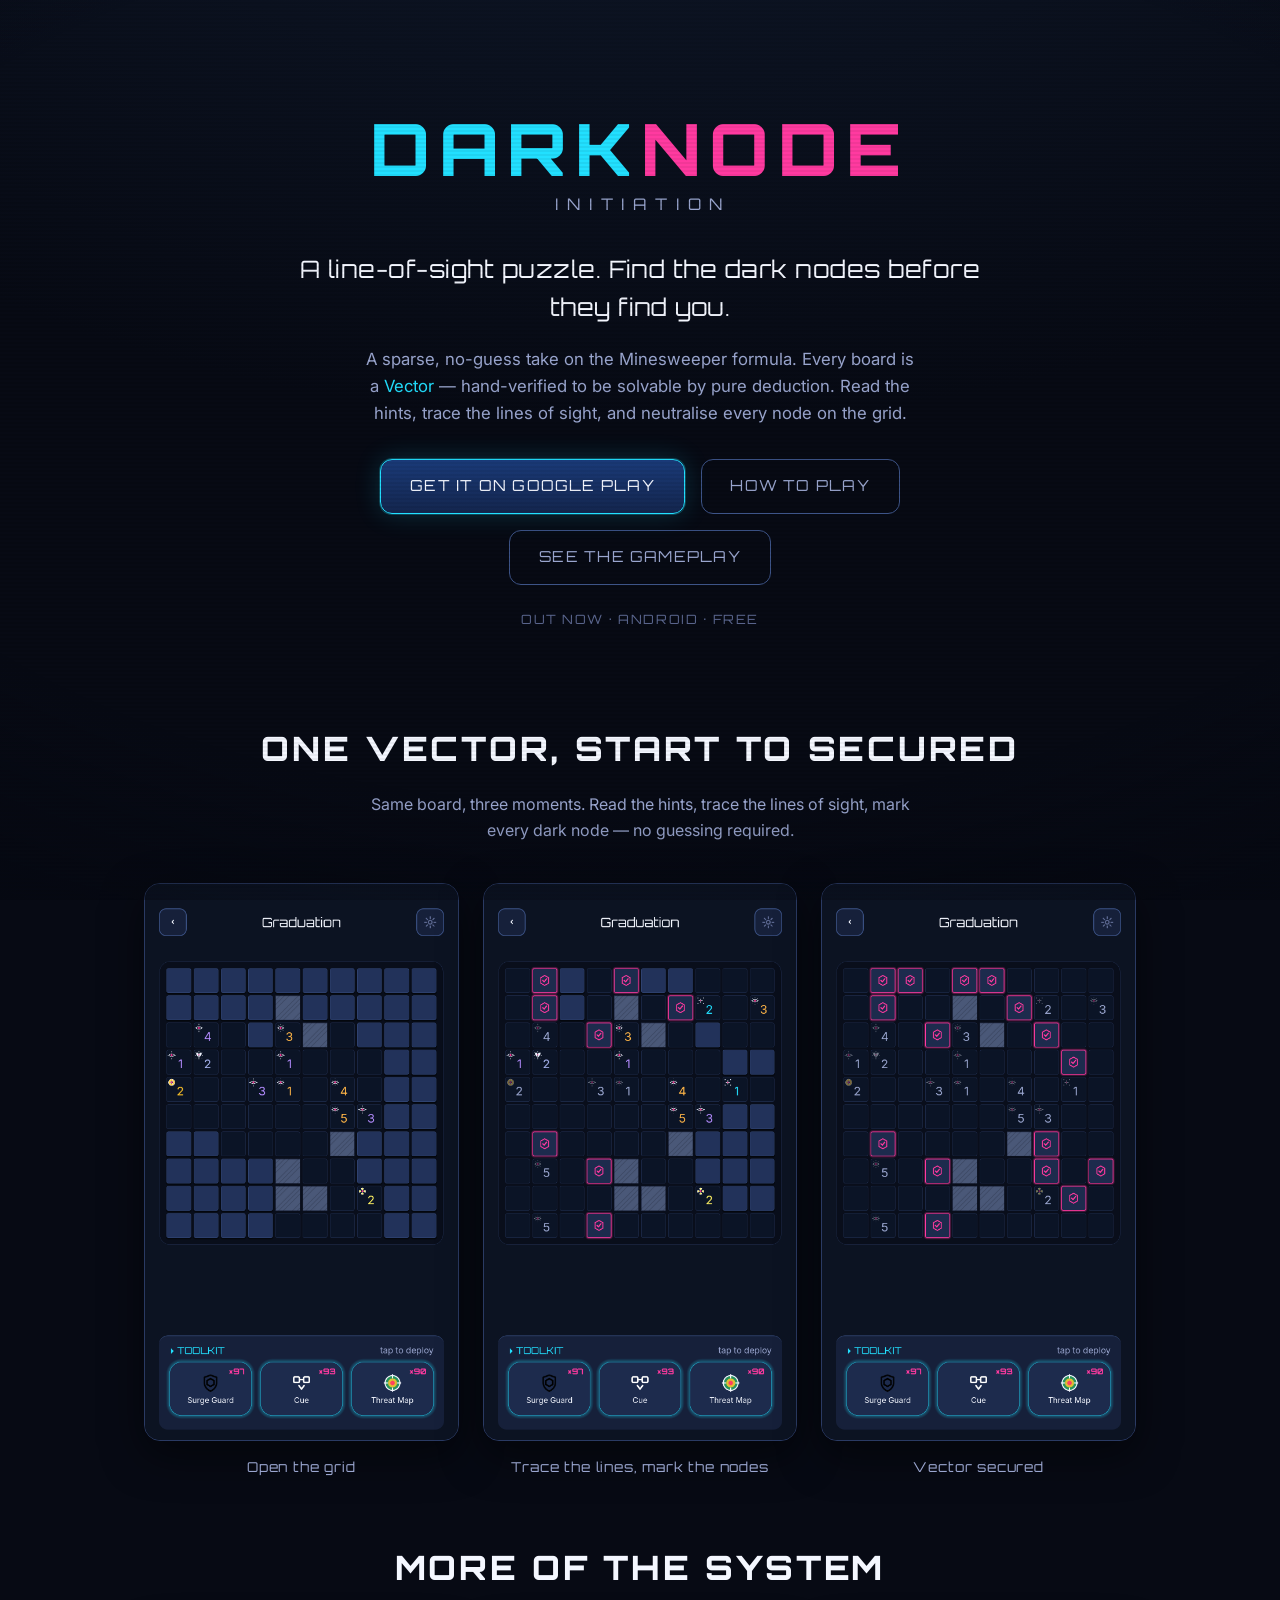
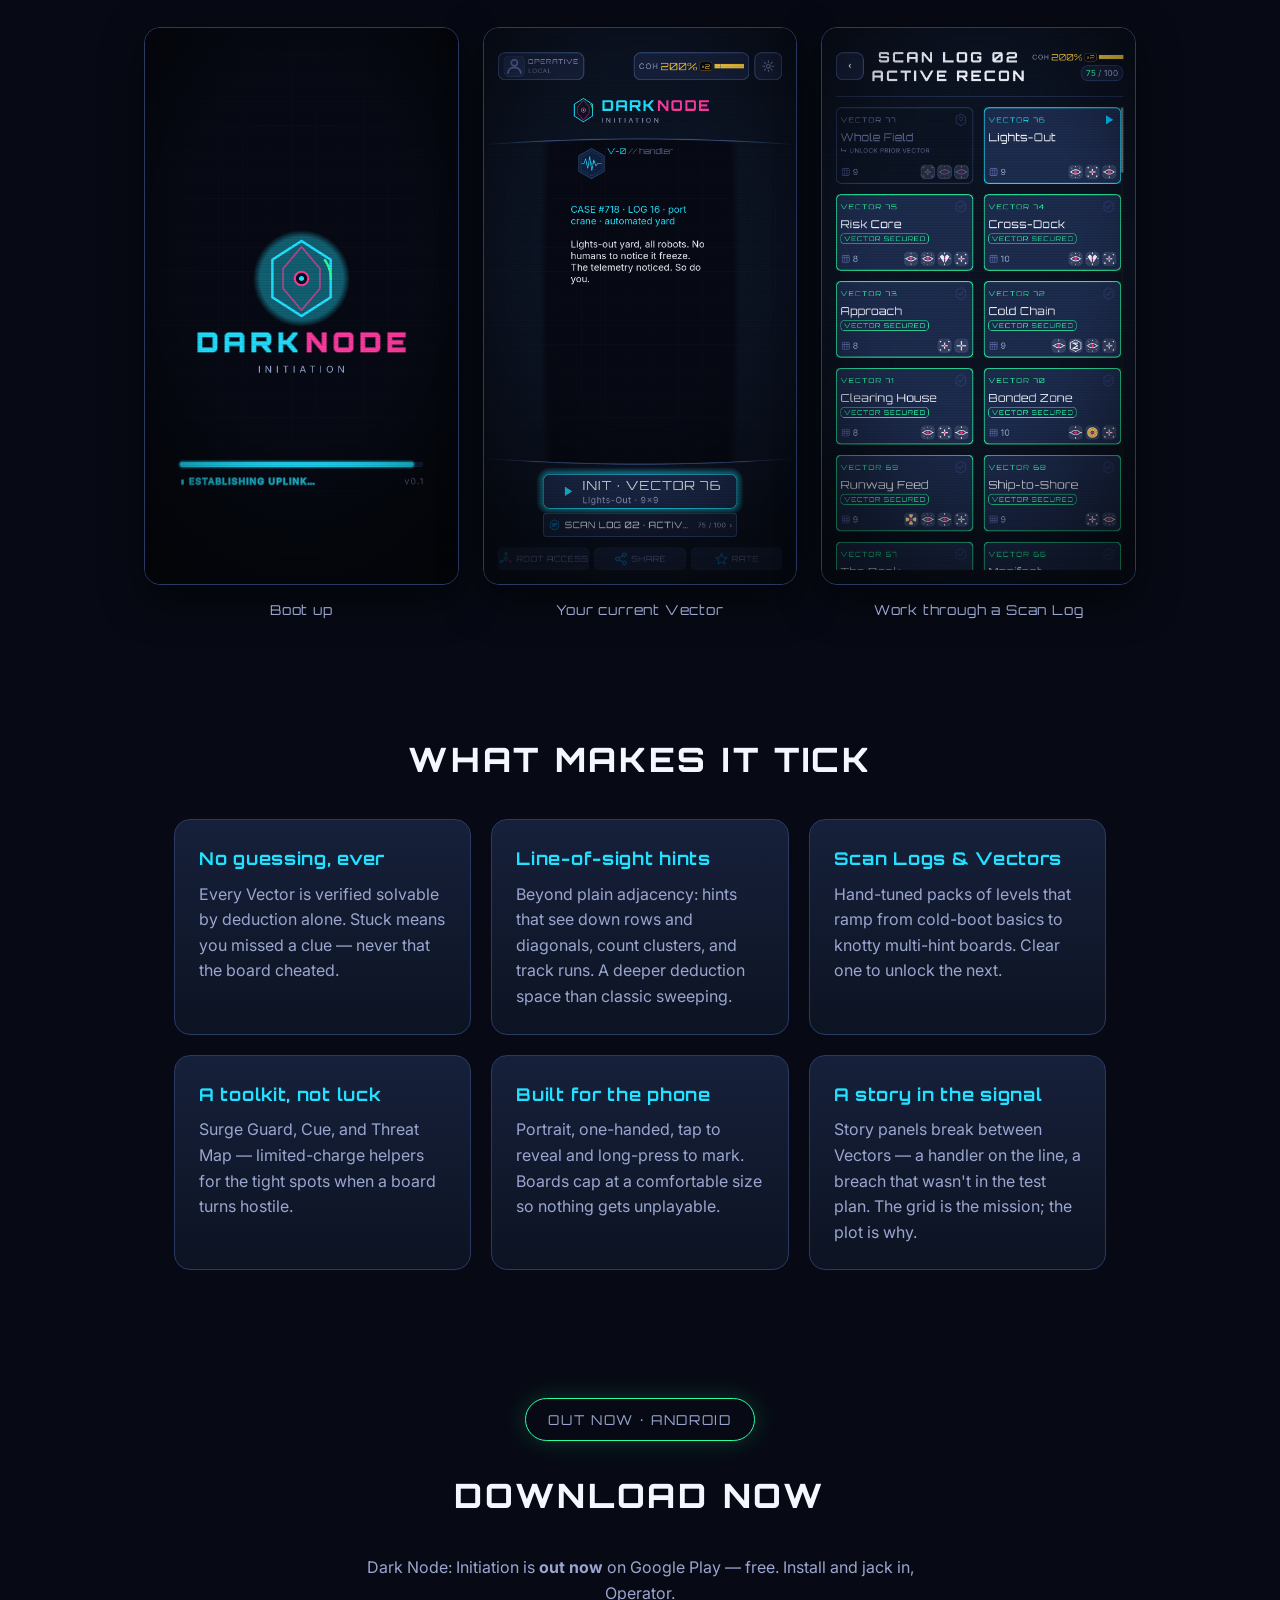
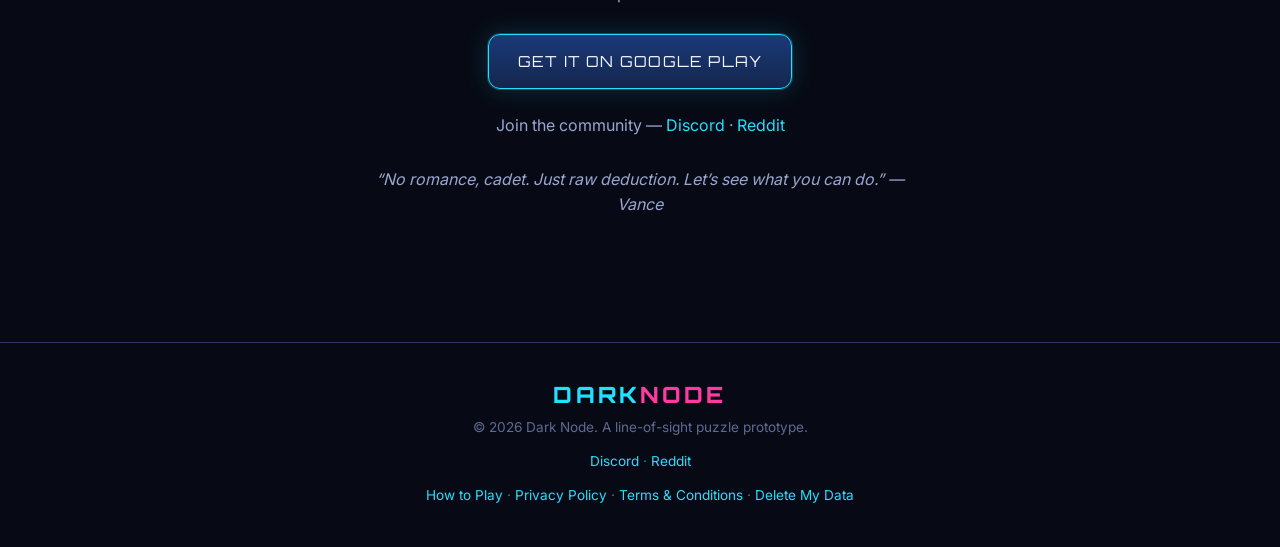
<file: index.html>
<!DOCTYPE html>
<html lang="en">
<head>
  <meta charset="UTF-8" />
  <meta name="viewport" content="width=device-width, initial-scale=1.0" />
  <title>Dark Node: Initiation — a line-of-sight puzzle</title>
  <meta name="description" content="Dark Node: Initiation — a sparse, line-of-sight Minesweeper variant for Android. Locate and neutralise dark nodes across Scan Logs of hand-verified, no-guess Vectors." />

  <link rel="canonical" href="https://darknodegame.com/" />

  <!-- Open Graph / social preview -->
  <meta property="og:title" content="Dark Node: Initiation" />
  <meta property="og:description" content="A line-of-sight puzzle. Locate and neutralise dark nodes across no-guess Vectors." />
  <meta property="og:type" content="website" />
  <meta property="og:url" content="https://darknodegame.com/" />
  <meta property="og:image" content="https://darknodegame.com/assets/img/splash.png?v=3" />

  <link rel="icon" type="image/svg+xml" href="assets/img/logo.svg?v=3" />
  <link rel="stylesheet" href="style.css?v=3" />
</head>
<body>
  <!-- CRT motif overlay (scanlines + vignette), purely decorative -->
  <div class="crt" aria-hidden="true"></div>

  <header class="hero">
    <div class="hero__brand">
      <h1 class="wordmark"><span class="dark">DARK</span><span class="node">NODE</span></h1>
      <p class="wordmark__sub">INITIATION</p>
    </div>
    <p class="hero__tagline">A line-of-sight puzzle. Find the dark nodes before they find you.</p>
    <p class="hero__pitch">
      A sparse, no-guess take on the Minesweeper formula. Every board is a
      <em>Vector</em> — hand-verified to be solvable by pure deduction. Read the
      hints, trace the lines of sight, and neutralise every node on the grid.
    </p>
    <div class="cta">
      <a class="cta__btn cta__btn--primary" href="https://play.google.com/store/apps/details?id=com.darknode.initiation" target="_blank" rel="noopener noreferrer">Get it on Google Play</a>
      <a class="cta__btn cta__btn--ghost" href="rules.html">How to play</a>
      <a class="cta__btn cta__btn--ghost" href="#features">See the gameplay</a>
    </div>
    <p class="cta__platform">Out now · Android · Free</p>
  </header>

  <!-- Screenshot showcase -->
  <section class="shots" aria-label="Screenshots">
    <h2 class="section-title">One Vector, start to secured</h2>
    <p class="shots__lede">Same board, three moments. Read the hints, trace the
    lines of sight, mark every dark node — no guessing required.</p>
    <div class="shots__row">
      <figure>
        <img src="assets/img/play_open.png?v=4" alt="Opening of a Vector: a sparse cyber grid with a few revealed hint cells and walls" loading="lazy" />
        <figcaption>Open the grid</figcaption>
      </figure>
      <figure>
        <img src="assets/img/play_mid.png?v=4" alt="Mid-solve: more cells revealed and several dark nodes marked with neutralise icons" loading="lazy" />
        <figcaption>Trace the lines, mark the nodes</figcaption>
      </figure>
      <figure>
        <img src="assets/img/play_solved.png?v=4" alt="Secured board: every safe cell revealed and all dark nodes neutralised" loading="lazy" />
        <figcaption>Vector secured</figcaption>
      </figure>
    </div>

    <h2 class="section-title shots__more-title">More of the system</h2>
    <div class="shots__row">
      <figure>
        <img src="assets/img/splash.png?v=3" alt="Dark Node boot/uplink splash screen" loading="lazy" />
        <figcaption>Boot up</figcaption>
      </figure>
      <figure>
        <img src="assets/img/home.png?v=4" alt="Home screen showing the current Vector and Scan Log progress" loading="lazy" />
        <figcaption>Your current Vector</figcaption>
      </figure>
      <figure>
        <img src="assets/img/scanlog.png?v=5" alt="Scan Log view listing Vectors with secured/locked states" loading="lazy" />
        <figcaption>Work through a Scan Log</figcaption>
      </figure>
    </div>
  </section>

  <section id="features" class="features">
    <h2 class="section-title">What makes it tick</h2>
    <div class="features__grid">
      <article class="feature">
        <h3>No guessing, ever</h3>
        <p>Every Vector is verified solvable by deduction alone. Stuck means you
        missed a clue — never that the board cheated.</p>
      </article>
      <article class="feature">
        <h3>Line-of-sight hints</h3>
        <p>Beyond plain adjacency: hints that see down rows and diagonals,
        count clusters, and track runs. A deeper deduction space than classic
        sweeping.</p>
      </article>
      <article class="feature">
        <h3>Scan Logs &amp; Vectors</h3>
        <p>Hand-tuned packs of levels that ramp from cold-boot basics to
        knotty multi-hint boards. Clear one to unlock the next.</p>
      </article>
      <article class="feature">
        <h3>A toolkit, not luck</h3>
        <p>Surge Guard, Cue, and Threat Map — limited-charge helpers for the
        tight spots when a board turns hostile.</p>
      </article>
      <article class="feature">
        <h3>Built for the phone</h3>
        <p>Portrait, one-handed, tap to reveal and long-press to mark. Boards
        cap at a comfortable size so nothing gets unplayable.</p>
      </article>
      <article class="feature">
        <h3>A story in the signal</h3>
        <p>Story panels break between Vectors — a handler on the line, a breach
        that wasn't in the test plan. The grid is the mission; the plot is why.</p>
      </article>
    </div>
  </section>

  <section id="beta" class="wishlist">
    <p class="status-badge">Out now · Android</p>
    <h2 class="section-title">Download now</h2>
    <p>Dark Node: Initiation is <strong>out now</strong> on Google Play — free.
    Install and jack in, Operator.</p>
    <div class="cta">
      <a class="cta__btn cta__btn--primary" href="https://play.google.com/store/apps/details?id=com.darknode.initiation" target="_blank" rel="noopener noreferrer">Get it on Google Play</a>
    </div>
    <p style="margin-top:1.5rem;">Join the community — <a href="https://discord.gg/jfYx4QfAzm" target="_blank" rel="noopener noreferrer">Discord</a> · <a href="https://reddit.com/r/darknodegame" target="_blank" rel="noopener noreferrer">Reddit</a></p>
    <p style="color:var(--ink-dim); font-style:italic; margin-top:1.5rem;">&ldquo;No romance, cadet. Just raw deduction. Let&rsquo;s see what you can do.&rdquo; — Vance</p>
  </section>

  <footer class="site-footer">
    <p class="wordmark wordmark--mini"><span class="dark">DARK</span><span class="node">NODE</span></p>
    <p class="site-footer__copy">© 2026 Dark Node. A line-of-sight puzzle prototype.</p>
    <p class="site-footer__copy"><a href="https://discord.gg/jfYx4QfAzm" target="_blank" rel="noopener noreferrer">Discord</a> · <a href="https://reddit.com/r/darknodegame" target="_blank" rel="noopener noreferrer">Reddit</a></p>
    <p class="site-footer__copy"><a href="rules.html">How to Play</a> · <a href="privacy.html">Privacy Policy</a> · <a href="terms.html">Terms &amp; Conditions</a> · <a href="delete-data.html">Delete My Data</a></p>
  </footer>
</body>
</html>
</file>
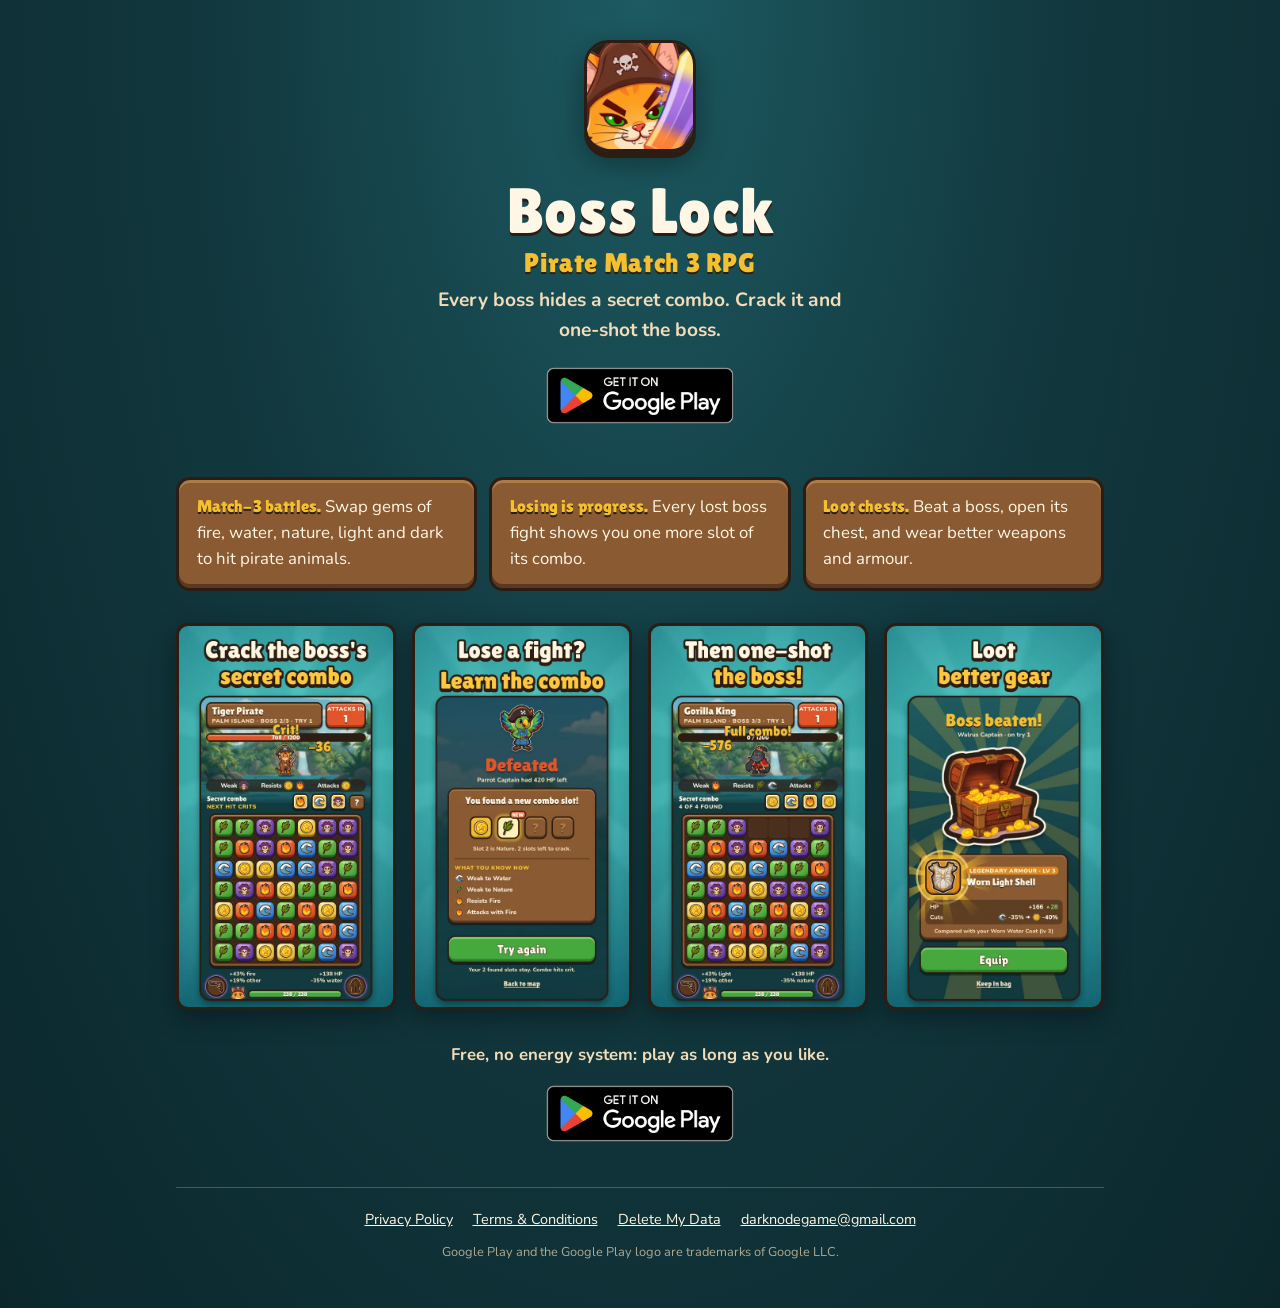
<file: bosslock/index.html>
<!DOCTYPE html>
<html lang="en">
<head>
  <meta charset="UTF-8" />
  <meta name="viewport" content="width=device-width, initial-scale=1.0" />
  <title>Boss Lock: Pirate Match 3 RPG</title>
  <meta name="description" content="A match-3 RPG with animal pirates for Android. Crack each boss's secret combo and one-shot it. Free on Google Play." />
  <meta name="robots" content="all" />
  <meta name="theme-color" content="#12393f" />
  <link rel="canonical" href="https://darknodegame.com/bosslock/" />
  <link rel="icon" type="image/png" href="img/icon-192.png" />
  <link rel="apple-touch-icon" href="img/icon-192.png" />

  <meta property="og:type" content="website" />
  <meta property="og:site_name" content="Boss Lock" />
  <meta property="og:title" content="Boss Lock: Pirate Match 3 RPG" />
  <meta property="og:description" content="Crack each boss's secret combo and one-shot it. Free on Google Play." />
  <meta property="og:url" content="https://darknodegame.com/bosslock/" />
  <meta property="og:image" content="https://darknodegame.com/bosslock/img/og.jpg" />
  <meta property="og:image:width" content="1024" />
  <meta property="og:image:height" content="500" />
  <meta property="og:image:alt" content="Boss Lock: animal pirates and a match-3 board" />
  <meta name="twitter:card" content="summary_large_image" />

  <link rel="preload" href="fonts/LilitaOne-Regular.woff2" as="font" type="font/woff2" crossorigin />
  <link rel="stylesheet" href="landing.css" />
</head>
<body>
  <main>
    <header class="hero">
      <img class="icon" src="img/icon-256.webp" width="128" height="128" alt="Boss Lock app icon: a pirate cat" />
      <h1>Boss Lock<span>Pirate Match 3 RPG</span></h1>
      <p class="hook">Every boss hides a secret combo. Crack it and one-shot the boss.</p>
      <a class="badge" href="https://play.google.com/store/apps/details?id=com.darknode.bosslock&amp;utm_source=website&amp;utm_medium=landing">
        <img src="img/google-play-badge.png" width="646" height="250" alt="Get it on Google Play" />
      </a>
    </header>

    <ul class="points">
      <li><strong>Match-3 battles.</strong> Swap gems of fire, water, nature, light and dark to hit pirate animals.</li>
      <li><strong>Losing is progress.</strong> Every lost boss fight shows you one more slot of its combo.</li>
      <li><strong>Loot chests.</strong> Beat a boss, open its chest, and wear better weapons and armour.</li>
    </ul>

    <section class="shots" aria-label="Screenshots">
      <img src="img/shot-01-crit.webp" width="540" height="960" loading="lazy" alt="A boss fight: matching the secret combo lands a crit" />
      <img src="img/shot-02-lose.webp" width="540" height="960" loading="lazy" alt="After a loss, a new combo slot is found" />
      <img src="img/shot-03-oneshot.webp" width="540" height="960" loading="lazy" alt="The full combo one-shots the boss" />
      <img src="img/shot-04-loot.webp" width="540" height="960" loading="lazy" alt="A boss chest with a legendary armour" />
    </section>

    <p class="cta">
      Free, no energy system: play as long as you like.
      <a class="badge" href="https://play.google.com/store/apps/details?id=com.darknode.bosslock&amp;utm_source=website&amp;utm_medium=landing">
        <img src="img/google-play-badge.png" width="646" height="250" loading="lazy" alt="Get it on Google Play" />
      </a>
    </p>
  </main>

  <footer>
    <nav>
      <a href="privacy.html">Privacy Policy</a>
      <a href="terms.html">Terms &amp; Conditions</a>
      <a href="delete-data.html">Delete My Data</a>
      <a href="mailto:darknodegame@gmail.com">darknodegame@gmail.com</a>
    </nav>
    <p class="legal">Google Play and the Google Play logo are trademarks of Google LLC.</p>
  </footer>
</body>
</html>
</file>
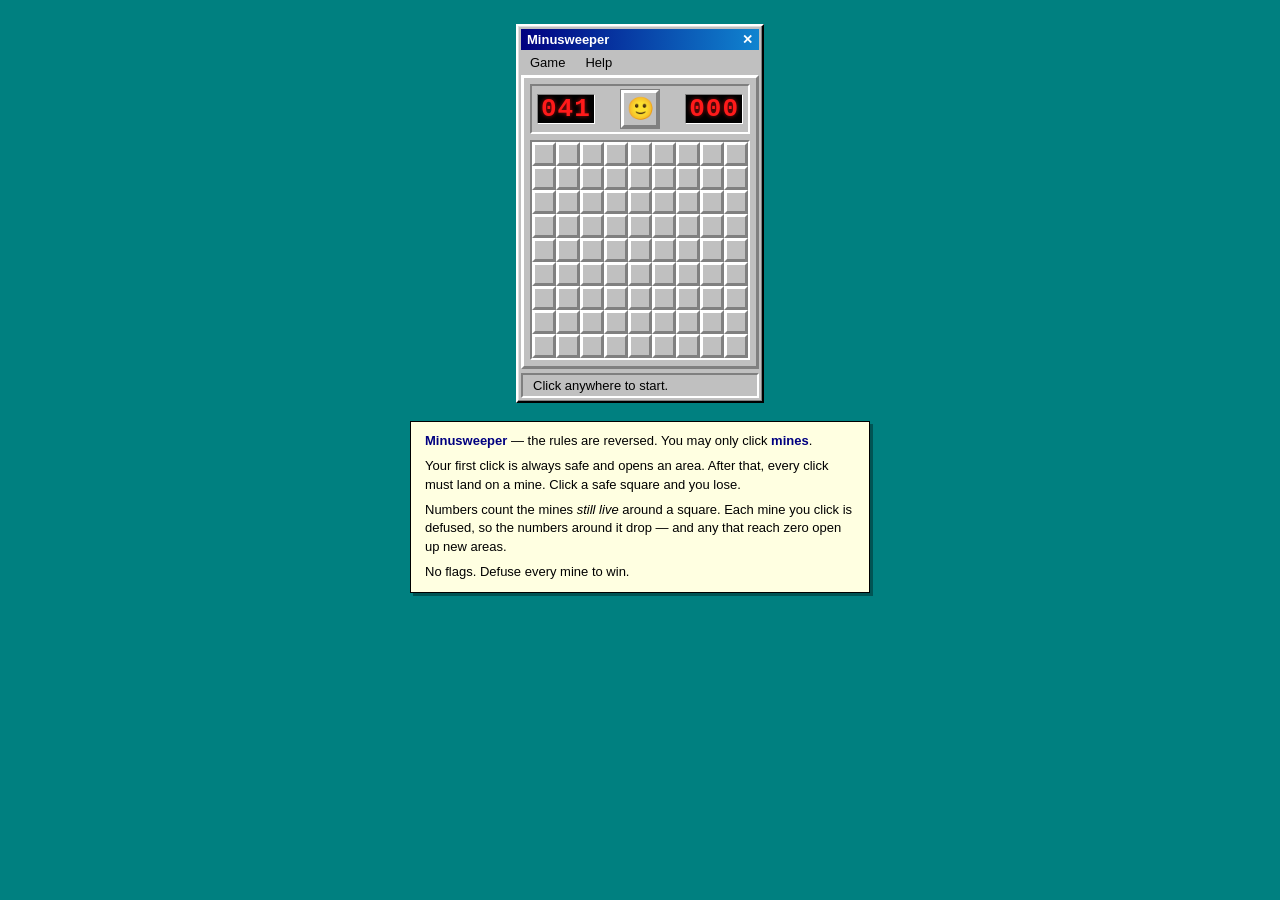
<file: minusweeper/index.html>
<!doctype html>
<html lang="en">
<head>
<meta charset="utf-8">
<meta name="viewport" content="width=device-width, initial-scale=1">
<title>Minusweeper</title>
<meta name="description" content="Minesweeper with reversed rules: click only the mines. Every mine you defuse lowers the numbers around it.">
<link rel="canonical" href="https://darknodegame.com/minusweeper/">
<style>
  :root {
    --face: #c0c0c0; --hi: #ffffff; --lo: #808080; --dark: #000;
    --cell: 24px;
    --page: #008080;
  }
  * { box-sizing: border-box; }
  body {
    margin: 0; min-height: 100vh; background: var(--page);
    display: flex; flex-direction: column; align-items: center; justify-content: flex-start;
    font-family: Tahoma, "MS Sans Serif", Verdana, sans-serif; font-size: 13px;
    user-select: none; -webkit-user-select: none; padding: 24px 16px;
  }
  .window {
    background: var(--face); border: 2px solid; border-color: var(--hi) var(--dark) var(--dark) var(--hi);
    box-shadow: inset -1px -1px var(--lo), inset 1px 1px #dfdfdf; padding: 3px; max-width: 100%;
  }
  .titlebar {
    background: linear-gradient(90deg, #000080, #1084d0); color: #fff; font-weight: bold;
    padding: 3px 6px; display: flex; justify-content: space-between; align-items: center;
  }
  .menu { display: flex; gap: 2px; padding: 2px 0; position: relative; }
  .menu button {
    background: none; border: 1px solid transparent; font: inherit; padding: 2px 8px; cursor: pointer;
  }
  .menu button:hover, .menu button.on { border-color: var(--hi) var(--lo) var(--lo) var(--hi); }
  .dropdown {
    position: absolute; top: 100%; left: 0; z-index: 5; background: var(--face); min-width: 210px;
    border: 2px solid; border-color: var(--hi) var(--dark) var(--dark) var(--hi); padding: 2px; display: none;
  }
  .dropdown.open { display: block; }
  .dropdown div { position: relative; padding: 4px 20px; cursor: pointer; white-space: nowrap; }
  .dropdown div:hover { background: #000080; color: #fff; }
  .dropdown div.sel::before { content: "✓"; position: absolute; left: 7px; }
  .dropdown hr { border: 0; border-top: 1px solid var(--lo); border-bottom: 1px solid var(--hi); margin: 3px 2px; }
  .game {
    border: 3px solid; border-color: var(--hi) var(--lo) var(--lo) var(--hi); padding: 6px;
  }
  .sunken { border: 2px solid; border-color: var(--lo) var(--hi) var(--hi) var(--lo); }
  .panel {
    display: flex; justify-content: space-between; align-items: center; padding: 4px 5px; margin-bottom: 6px;
  }
  .lcd {
    background: #000; color: #ff1a1a; font-family: "DSEG7 Classic", "Courier New", monospace; font-weight: bold;
    font-size: 26px; line-height: 1; padding: 1px 3px; min-width: 52px; text-align: right; letter-spacing: 1px;
    border: 1px solid; border-color: var(--lo) var(--hi) var(--hi) var(--lo);
    text-shadow: 0 0 4px rgba(255, 30, 30, .6);
  }
  .face {
    width: 38px; height: 38px; font-size: 22px; line-height: 1; cursor: pointer; padding: 0;
    background: var(--face); border: 3px solid; border-color: var(--hi) var(--lo) var(--lo) var(--hi);
    outline: 1px solid var(--lo);
  }
  .face:active { border-color: var(--lo) var(--hi) var(--hi) var(--lo); }
  .board-wrap { overflow-x: auto; max-width: calc(100vw - 60px); width: fit-content; margin: 0 auto; }
  .board { display: grid; width: max-content; }
  .c {
    width: var(--cell); height: var(--cell); background: var(--face);
    border: 3px solid; border-color: var(--hi) var(--lo) var(--lo) var(--hi);
    display: flex; align-items: center; justify-content: center; position: relative;
    font-weight: 900; font-size: calc(var(--cell) * .66); font-family: Verdana, sans-serif; cursor: pointer;
  }
  .c.down { border: 0; border-left: 1px solid var(--lo); border-top: 1px solid var(--lo); }
  .c.o {
    border: 0; border-left: 1px solid var(--lo); border-top: 1px solid var(--lo); cursor: default;
  }
  .c.pop { animation: pop .18s ease-out; }
  @keyframes pop { from { background: #e8e8e8; } }
  .c.tick span { animation: tick .45s ease-out; display: inline-block; }
  @keyframes tick { 0% { transform: scale(1.7); } 100% { transform: scale(1); } }
  .c.def { background: #c0c0c0 radial-gradient(circle, rgba(0,0,0,.13) 0 30%, transparent 31%); }
  .c.def.zero::after {
    content: ""; position: absolute; width: 40%; height: 40%; border-radius: 50%;
    border: 2px solid rgba(0,0,0,.18);
  }
  .c.boom { background: #ff0000; }
  .c svg { width: 70%; height: 70%; }
  .n1 { color: #0000ff; } .n2 { color: #008000; } .n3 { color: #ff0000; } .n4 { color: #000080; }
  .n5 { color: #800000; } .n6 { color: #008080; } .n7 { color: #000; } .n8 { color: #808080; }
  /* contain: the status text must never widen the window past the board. */
  .status {
    margin-top: 4px; padding: 2px 6px; display: flex; flex-wrap: wrap; justify-content: space-between;
    column-gap: 12px; contain: inline-size;
  }
  .status span { padding: 1px 4px; }
  .modal-bg {
    position: fixed; inset: 0; background: rgba(0,0,0,.25); display: none; align-items: center; justify-content: center; z-index: 10;
  }
  .modal-bg.open { display: flex; }
  .modal .body { display: flex; gap: 16px; padding: 14px 12px 12px; align-items: flex-start; }
  .modal .fields { display: grid; grid-template-columns: auto 64px; gap: 8px 10px; align-items: center; }
  .modal input {
    font: inherit; width: 64px; padding: 2px 4px; background: #fff;
    border: 2px solid; border-color: var(--lo) var(--hi) var(--hi) var(--lo); user-select: text;
  }
  .modal .buttons { display: flex; flex-direction: column; gap: 8px; }
  .btn {
    font: inherit; min-width: 72px; padding: 4px 10px; background: var(--face); cursor: pointer;
    border: 2px solid; border-color: var(--hi) var(--dark) var(--dark) var(--hi);
    box-shadow: inset -1px -1px var(--lo);
  }
  .btn:active { border-color: var(--dark) var(--hi) var(--hi) var(--dark); box-shadow: inset 1px 1px var(--lo); }
  .modal .hint { grid-column: 1 / -1; color: #444; font-size: 11px; max-width: 170px; }
  .help {
    max-width: 460px; margin-top: 18px; background: #ffffe1; border: 1px solid #000; padding: 10px 14px;
    line-height: 1.45; box-shadow: 3px 3px 0 rgba(0,0,0,.35);
  }
  .help b { color: #000080; }
  .help p { margin: 0 0 6px; } .help p:last-child { margin: 0; }
  @media (max-width: 520px) { :root { --cell: 22px; } }
</style>
</head>
<body>
<div class="window">
  <div class="titlebar"><span>Minusweeper</span><span>✕</span></div>
  <div class="menu">
    <button id="gameMenuBtn">Game</button>
    <button id="helpBtn">Help</button>
    <div class="dropdown" id="gameMenu">
      <div data-act="new">New&nbsp;&nbsp;&nbsp;(F2)</div>
      <hr>
      <div data-level="beginner">Beginner</div>
      <div data-level="intermediate">Intermediate</div>
      <div data-level="expert">Expert</div>
      <div data-act="custom" data-level="custom">Custom…</div>
    </div>
  </div>
  <div class="game">
    <div class="panel sunken">
      <div class="lcd" id="mines">010</div>
      <button class="face" id="face" title="New game">🙂</button>
      <div class="lcd" id="timer">000</div>
    </div>
    <div class="sunken board-wrap"><div class="board" id="board"></div></div>
  </div>
  <div class="status sunken"><span id="msg">Click anywhere to start.</span><span id="best" style="margin-left:auto"></span></div>
</div>

<div class="modal-bg" id="customBg">
  <form class="window modal" id="customForm" autocomplete="off">
    <div class="titlebar"><span>Custom Field</span><span id="customX" style="cursor:pointer">✕</span></div>
    <div class="body">
      <div class="fields">
        <label for="cH">Height:</label><input id="cH" type="number" inputmode="numeric" min="9" max="24">
        <label for="cW">Width:</label><input id="cW" type="number" inputmode="numeric" min="9" max="30">
        <label for="cF">Free cells:</label><input id="cF" type="number" inputmode="numeric" min="9">
        <div class="hint" id="cHint"></div>
      </div>
      <div class="buttons">
        <button class="btn" type="submit">OK</button>
        <button class="btn" type="button" id="customCancel">Cancel</button>
      </div>
    </div>
  </form>
</div>

<div class="help" id="help">
  <p><b>Minusweeper</b> — the rules are reversed. You may only click <b>mines</b>.</p>
  <p>Your first click is always safe and opens an area. After that, every click must land on a mine.
     Click a safe square and you lose.</p>
  <p>Numbers count the mines <i>still live</i> around a square. Each mine you click is defused,
     so the numbers around it drop — and any that reach zero open up new areas.</p>
  <p>No flags. Defuse every mine to win.</p>
</div>

<script src="game.js?v=6db22e3d"></script>
<script>
(() => {
  const LEVELS = {
    // Standard levels are half free, half mines (odd boards get the extra mine).
    beginner: { w: 9, h: 9, free: 40 },
    intermediate: { w: 16, h: 16, free: 128 },
    expert: { w: 30, h: 16, free: 240 },
  };
  const MINE_SVG = '<svg viewBox="0 0 16 16"><g stroke="#000" stroke-width="1.6"><line x1="8" y1="1" x2="8" y2="15"/><line x1="1" y1="8" x2="15" y2="8"/><line x1="3" y1="3" x2="13" y2="13"/><line x1="13" y1="3" x2="3" y2="13"/></g><circle cx="8" cy="8" r="4.6" fill="#000"/><rect x="5.6" y="5.6" width="2" height="2" fill="#fff"/></svg>';

  const $ = (id) => document.getElementById(id);
  const boardEl = $('board'), faceEl = $('face'), minesEl = $('mines'), timerEl = $('timer'), msgEl = $('msg');

  LEVELS.custom = (() => {
    try { const c = JSON.parse(load('custom')); return Minus.customLevel(c.w, c.h, c.free); }
    catch { return Minus.customLevel(16, 16, 60); }
  })();
  let level = load('level') || 'beginner';
  if (!LEVELS[level]) level = 'beginner';
  let g, cells, t0 = 0, timerId = 0, pressed = -1;

  function load(k) { try { return localStorage.getItem('minus.' + k); } catch { return null; } }
  function save(k, v) { try { localStorage.setItem('minus.' + k, v); } catch {} }
  const lcd = (n) => (n < 0 ? '-' + String(-n).padStart(2, '0') : String(Math.min(n, 999)).padStart(3, '0'));

  function newGame() {
    const L = LEVELS[level];
    g = Minus.createGame({ w: L.w, h: L.h, mines: L.w * L.h - L.free });
    clearInterval(timerId); timerId = 0;
    timerEl.textContent = '000';
    faceEl.textContent = '🙂';
    msgEl.textContent = 'Click anywhere to start.';
    boardEl.style.gridTemplateColumns = `repeat(${g.w}, var(--cell))`;
    boardEl.innerHTML = '';
    cells = [];
    for (let i = 0; i < g.w * g.h; i++) {
      const c = document.createElement('div');
      c.className = 'c';
      c.dataset.i = i;
      boardEl.appendChild(c);
      cells.push(c);
    }
    document.querySelectorAll('[data-level]').forEach((d) => d.classList.toggle('sel', d.dataset.level === level));
    showBest();
    updateMines();
  }

  function updateMines() { minesEl.textContent = lcd(g.mines - g.defusedCount); }

  function bestKey() {
    const L = LEVELS[level];
    return level === 'custom' ? `best.custom.${L.w}x${L.h}x${L.free}` : 'best.' + level;
  }

  function showBest() {
    const b = load(bestKey());
    $('best').textContent = b ? `Best: ${b}s` : '';
  }

  function renderCell(i, fx) {
    const c = cells[i];
    let cls = 'c';
    let html = '';
    if (g.open[i]) {
      cls += ' o';
      const n = Minus.count(g, i);
      if (n) html = `<span class="n${n}">${n}</span>`;
      if (g.defused[i]) cls += ' def' + (n ? '' : ' zero');
    } else if (g.status === 'lost' && (g.mine[i] || i === g.boomAt)) {
      cls += ' o';
      if (i === g.boomAt) cls += ' boom';
      if (g.mine[i]) html = MINE_SVG;
    }
    if (fx) cls += ' ' + fx;
    c.className = cls;
    c.innerHTML = html;
  }

  function play(i) {
    const r = Minus.click(g, i);
    if (r.result === 'ignored') return;
    if (r.result === 'opened') {
      t0 = Date.now();
      timerId = setInterval(() => { timerEl.textContent = lcd(Math.floor((Date.now() - t0) / 1000)); }, 250);
      msgEl.textContent = 'Now click only the mines.';
    }
    if (r.result === 'boom') {
      stop();
      faceEl.textContent = '😵';
      msgEl.textContent = 'Boom! That was safe.';
      for (let k = 0; k < cells.length; k++) renderCell(k);
      return;
    }
    const changed = new Set(r.changed);
    r.opened.forEach((k) => renderCell(k, 'pop'));
    changed.forEach((k) => { if (!r.opened.includes(k)) renderCell(k, 'tick'); });
    if (r.result === 'defused') msgEl.textContent = `Defused ${g.defusedCount} of ${g.mines}.`;
    updateMines();
    if (g.status === 'won') {
      stop();
      const secs = Math.max(1, Math.round((Date.now() - t0) / 1000));
      timerEl.textContent = lcd(secs);
      faceEl.textContent = '😎';
      const best = +load(bestKey()) || Infinity;
      if (secs < best) { save(bestKey(), secs); msgEl.textContent = `Cleared in ${secs}s — new best!`; }
      else msgEl.textContent = `Cleared in ${secs}s.`;
      showBest();
    }
  }

  function stop() { clearInterval(timerId); timerId = 0; }

  const over = () => g.status === 'won' || g.status === 'lost';
  const cellOf = (e) => e.target.closest('.c');

  boardEl.addEventListener('contextmenu', (e) => e.preventDefault());
  boardEl.addEventListener('pointerdown', (e) => {
    if (e.button !== 0 || over()) return;
    const c = cellOf(e);
    if (!c || g.open[c.dataset.i]) return;
    pressed = +c.dataset.i;
    c.classList.add('down');
    faceEl.textContent = '😮';
    boardEl.releasePointerCapture?.(e.pointerId);
  });
  boardEl.addEventListener('pointerover', (e) => {
    if (pressed < 0) return;
    const c = cellOf(e);
    cells[pressed].classList.remove('down');
    if (c && !g.open[c.dataset.i]) { pressed = +c.dataset.i; c.classList.add('down'); }
  });
  window.addEventListener('pointerup', (e) => {
    if (pressed < 0) return;
    const c = cellOf(e);
    cells[pressed].classList.remove('down');
    const i = pressed;
    pressed = -1;
    if (!over()) faceEl.textContent = '🙂';
    if (c && +c.dataset.i === i) play(i);
  });

  faceEl.addEventListener('click', newGame);
  window.addEventListener('keydown', (e) => { if (e.key === 'F2') { e.preventDefault(); newGame(); } });

  const menu = $('gameMenu'), menuBtn = $('gameMenuBtn');
  menuBtn.addEventListener('click', (e) => { e.stopPropagation(); menu.classList.toggle('open'); menuBtn.classList.toggle('on'); });
  document.addEventListener('click', () => { menu.classList.remove('open'); menuBtn.classList.remove('on'); });
  menu.addEventListener('click', (e) => {
    const d = e.target.closest('div');
    if (!d) return;
    if (d.dataset.act === 'custom') { openCustom(); return; }
    if (d.dataset.level) { level = d.dataset.level; save('level', level); }
    newGame();
  });
  const bg = $('customBg'), cW = $('cW'), cH = $('cH'), cF = $('cF');
  function customHint() {
    const L = Minus.customLevel(cW.value, cH.value, cF.value);
    $('cHint').textContent = `${L.w}×${L.h}: ${L.free} free, ${L.w * L.h - L.free} mines. Free cells 9–${L.w * L.h - 1}.`;
  }
  function openCustom() {
    const L = LEVELS.custom;
    cW.value = L.w; cH.value = L.h; cF.value = L.free;
    customHint();
    bg.classList.add('open');
    cH.focus(); cH.select();
  }
  const closeCustom = () => bg.classList.remove('open');
  [cW, cH, cF].forEach((el) => el.addEventListener('input', customHint));
  $('customForm').addEventListener('submit', (e) => {
    e.preventDefault();
    LEVELS.custom = Minus.customLevel(cW.value, cH.value, cF.value);
    save('custom', JSON.stringify(LEVELS.custom));
    level = 'custom'; save('level', level);
    closeCustom();
    newGame();
  });
  $('customCancel').addEventListener('click', closeCustom);
  $('customX').addEventListener('click', closeCustom);
  bg.addEventListener('click', (e) => { if (e.target === bg) closeCustom(); });
  window.addEventListener('keydown', (e) => { if (e.key === 'Escape') closeCustom(); });

  $('helpBtn').addEventListener('click', () => $('help').scrollIntoView({ behavior: 'smooth' }));

  newGame();
})();
</script>
</body>
</html>
</file>
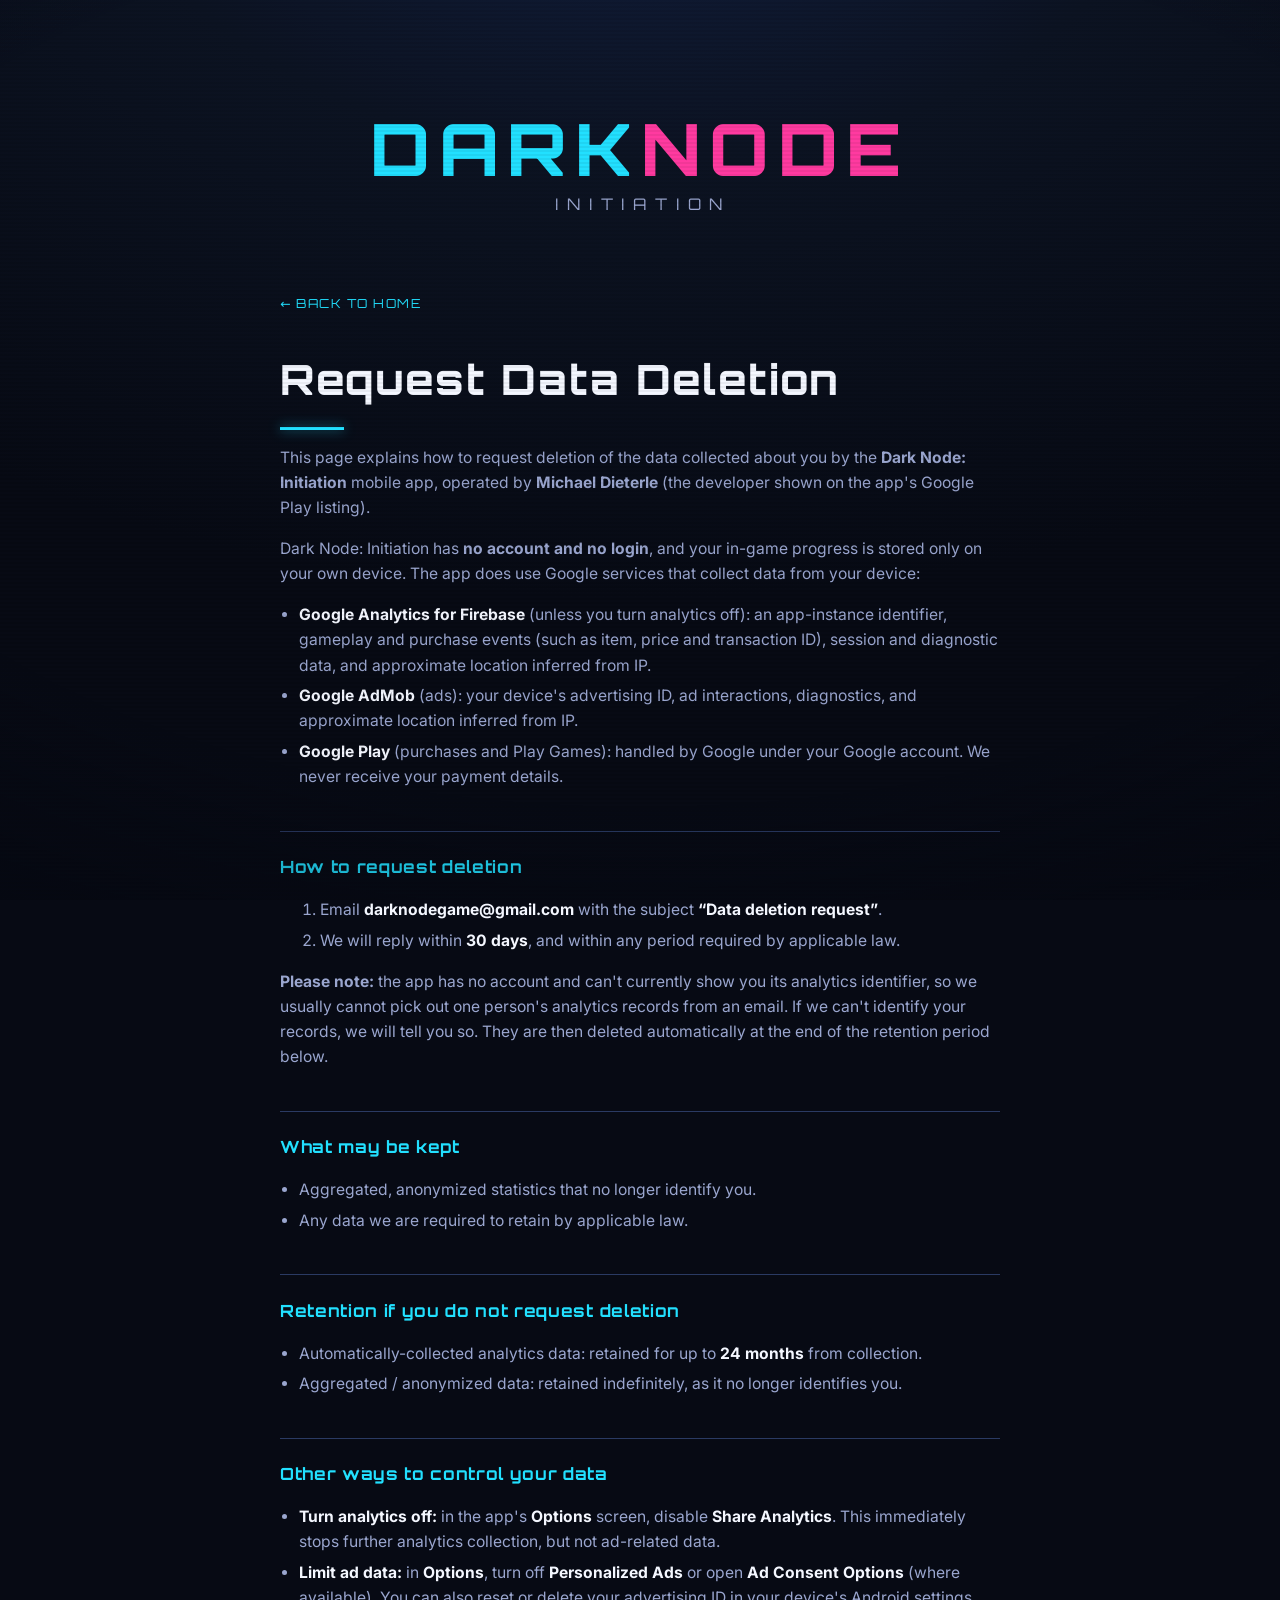
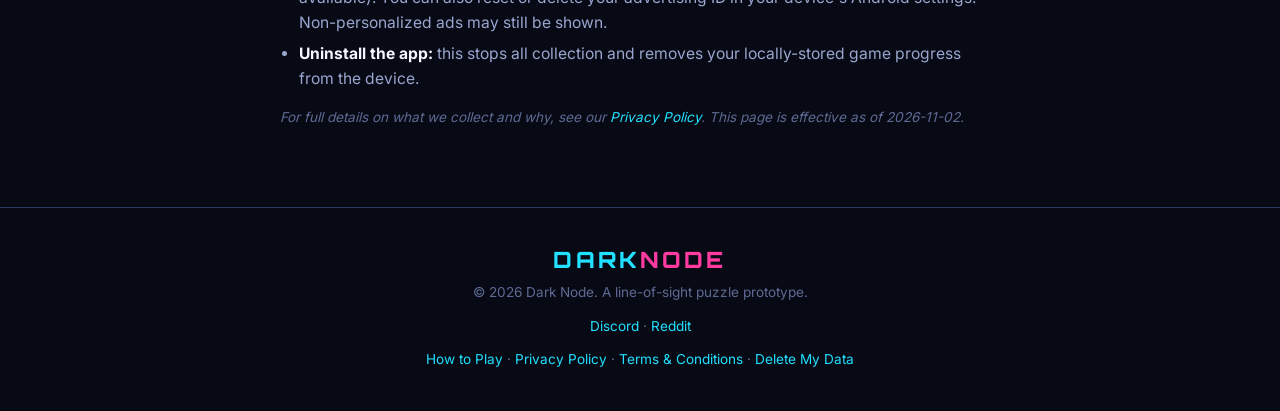
<file: delete-data.html>
<!DOCTYPE html>
<html lang="en">
<head>
  <meta charset="UTF-8" />
  <meta name="viewport" content="width=device-width, initial-scale=1.0" />
  <title>Request Data Deletion — Dark Node: Initiation</title>
  <meta name="description" content="How to request deletion of data collected by the Dark Node: Initiation mobile app." />
  <meta name="robots" content="all" />
  <link rel="canonical" href="https://darknodegame.com/delete-data.html" />

  <link rel="icon" type="image/svg+xml" href="assets/img/logo.svg?v=3" />
  <link rel="stylesheet" href="style.css?v=3" />
</head>
<body>
  <!-- CRT motif overlay (scanlines + vignette), purely decorative -->
  <div class="crt" aria-hidden="true"></div>

  <header class="hero" style="padding-bottom:0;">
    <div class="hero__brand">
      <a href="index.html" style="text-decoration:none;">
        <h1 class="wordmark"><span class="dark">DARK</span><span class="node">NODE</span></h1>
      </a>
      <p class="wordmark__sub">INITIATION</p>
    </div>
  </header>

  <main class="legal">
    <a class="legal__back" href="index.html">&larr; Back to home</a>

    <h1>Request Data Deletion</h1>

    <p>This page explains how to request deletion of the data collected about you by the <strong>Dark Node: Initiation</strong> mobile app, operated by <strong>Michael Dieterle</strong> (the developer shown on the app's Google Play listing).</p>
    <p>Dark Node: Initiation has <strong>no account and no login</strong>, and your in-game progress is stored only on your own device. The app does use Google services that collect data from your device:</p>
    <ul>
      <li><strong>Google Analytics for Firebase</strong> (unless you turn analytics off): an app-instance identifier, gameplay and purchase events (such as item, price and transaction ID), session and diagnostic data, and approximate location inferred from IP.</li>
      <li><strong>Google AdMob</strong> (ads): your device's advertising ID, ad interactions, diagnostics, and approximate location inferred from IP.</li>
      <li><strong>Google Play</strong> (purchases and Play Games): handled by Google under your Google account. We never receive your payment details.</li>
    </ul>

    <h2>How to request deletion</h2>
    <ol>
      <li>Email <a href="mailto:darknodegame@gmail.com?subject=Data%20deletion%20request%20%E2%80%94%20Dark%20Node"><strong>darknodegame@gmail.com</strong></a> with the subject <strong>&ldquo;Data deletion request&rdquo;</strong>.</li>
      <li>We will reply within <strong>30 days</strong>, and within any period required by applicable law.</li>
    </ol>
    <p><strong>Please note:</strong> the app has no account and can't currently show you its analytics identifier, so we usually cannot pick out one person's analytics records from an email. If we can't identify your records, we will tell you so. They are then deleted automatically at the end of the retention period below.</p>

    <h2>What may be kept</h2>
    <ul>
      <li>Aggregated, anonymized statistics that no longer identify you.</li>
      <li>Any data we are required to retain by applicable law.</li>
    </ul>

    <h2>Retention if you do not request deletion</h2>
    <ul>
      <li>Automatically-collected analytics data: retained for up to <strong>24 months</strong> from collection.</li>
      <li>Aggregated / anonymized data: retained indefinitely, as it no longer identifies you.</li>
    </ul>

    <h2>Other ways to control your data</h2>
    <ul>
      <li><strong>Turn analytics off:</strong> in the app's <strong>Options</strong> screen, disable <strong>Share Analytics</strong>. This immediately stops further analytics collection, but not ad-related data.</li>
      <li><strong>Limit ad data:</strong> in <strong>Options</strong>, turn off <strong>Personalized Ads</strong> or open <strong>Ad Consent Options</strong> (where available). You can also reset or delete your advertising ID in your device's Android settings. Non-personalized ads may still be shown.</li>
      <li><strong>Uninstall the app:</strong> this stops all collection and removes your locally-stored game progress from the device.</li>
    </ul>

    <p class="legal__meta">For full details on what we collect and why, see our <a href="privacy.html">Privacy Policy</a>. This page is effective as of 2026-11-02.</p>
  </main>

  <footer class="site-footer">
    <p class="wordmark wordmark--mini"><span class="dark">DARK</span><span class="node">NODE</span></p>
    <p class="site-footer__copy">© 2026 Dark Node. A line-of-sight puzzle prototype.</p>
    <p class="site-footer__copy"><a href="https://discord.gg/jfYx4QfAzm" target="_blank" rel="noopener noreferrer">Discord</a> · <a href="https://reddit.com/r/darknodegame" target="_blank" rel="noopener noreferrer">Reddit</a></p>
    <p class="site-footer__copy"><a href="rules.html">How to Play</a> · <a href="privacy.html">Privacy Policy</a> · <a href="terms.html">Terms &amp; Conditions</a> · <a href="delete-data.html">Delete My Data</a></p>
  </footer>
</body>
</html>
</file>
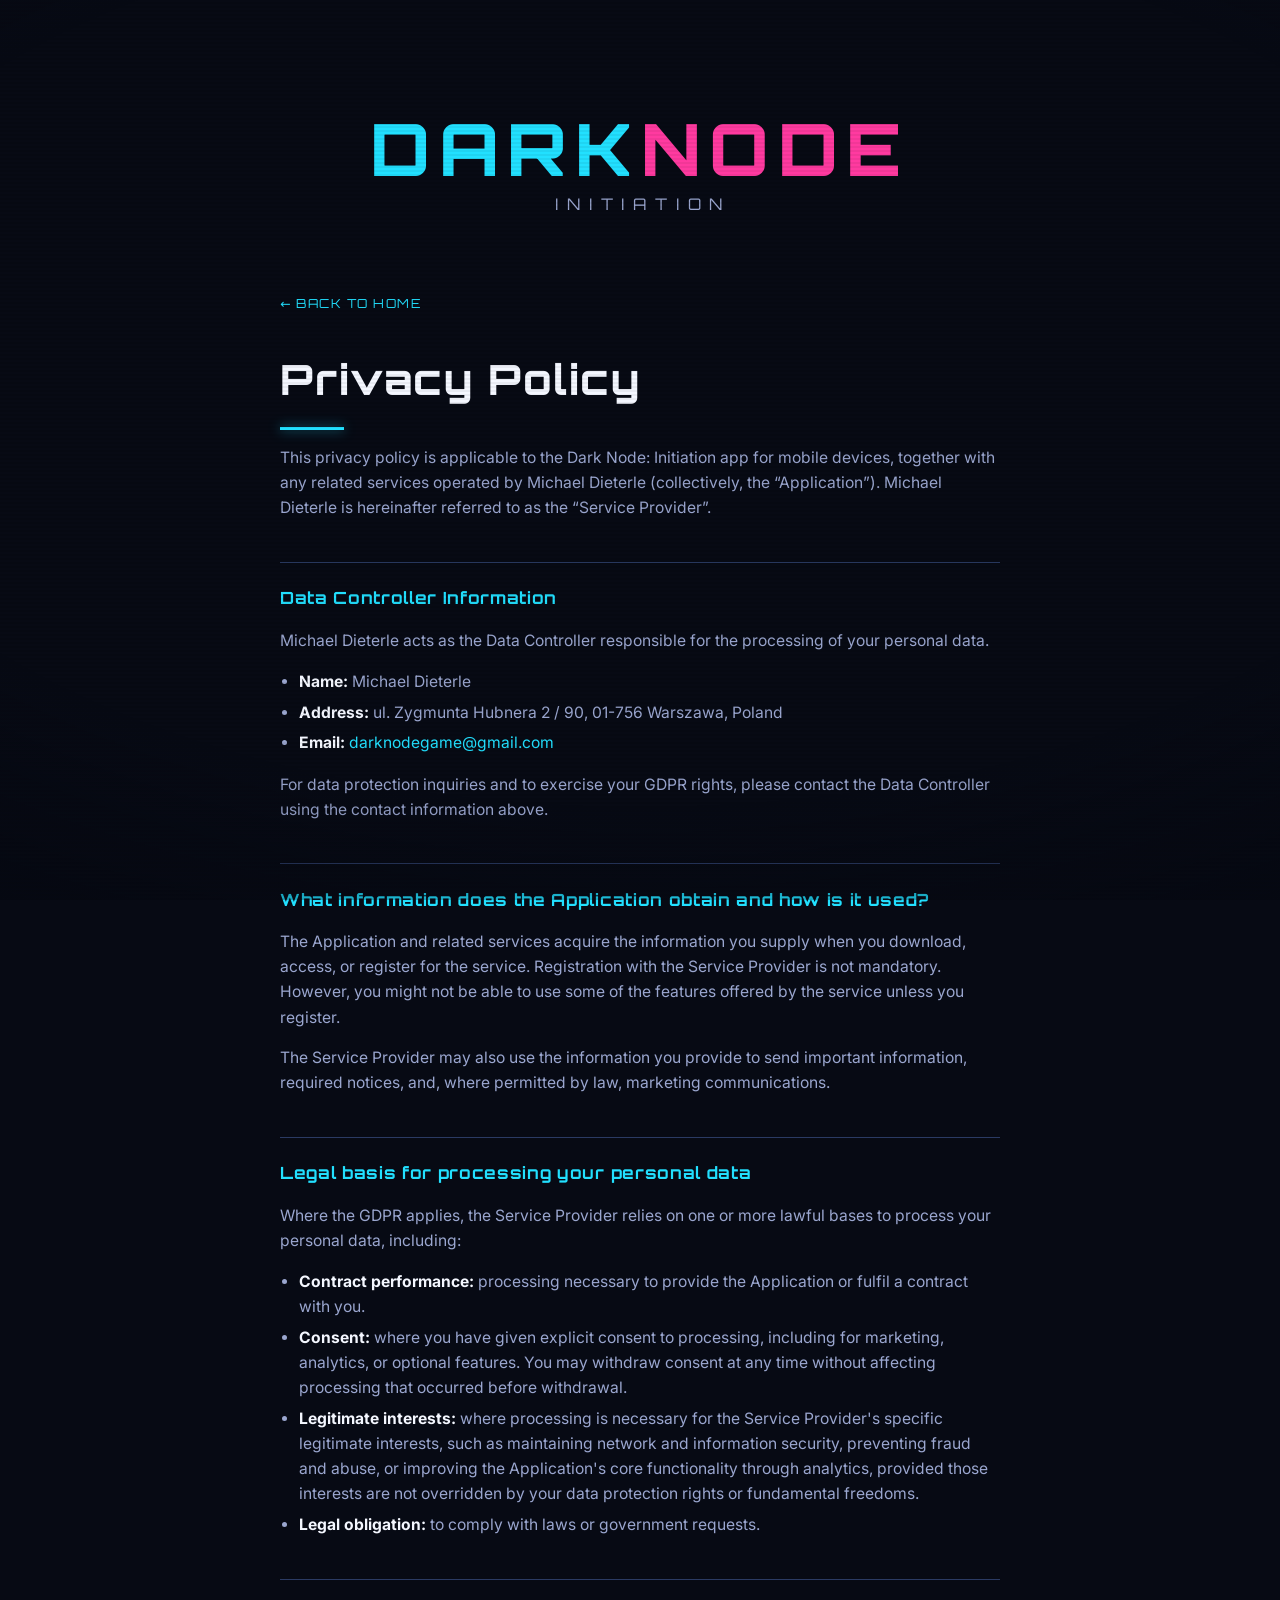
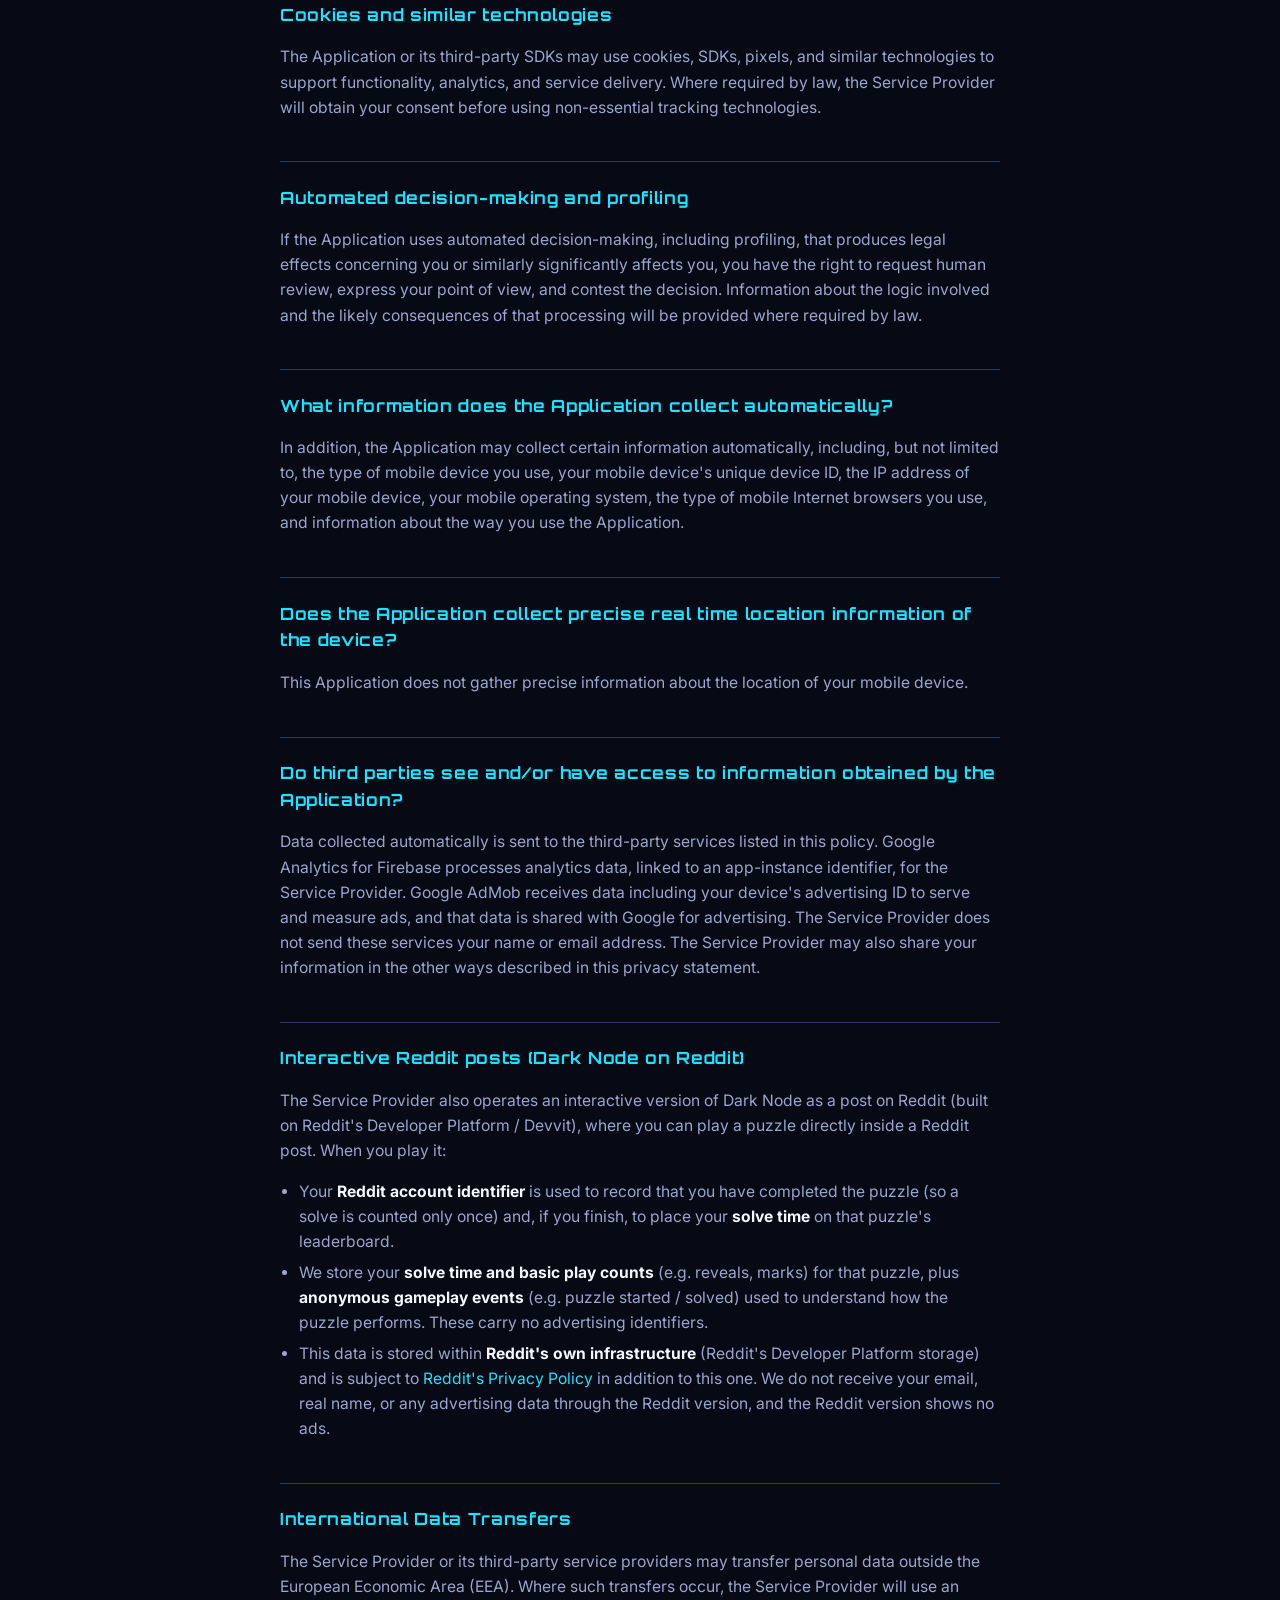
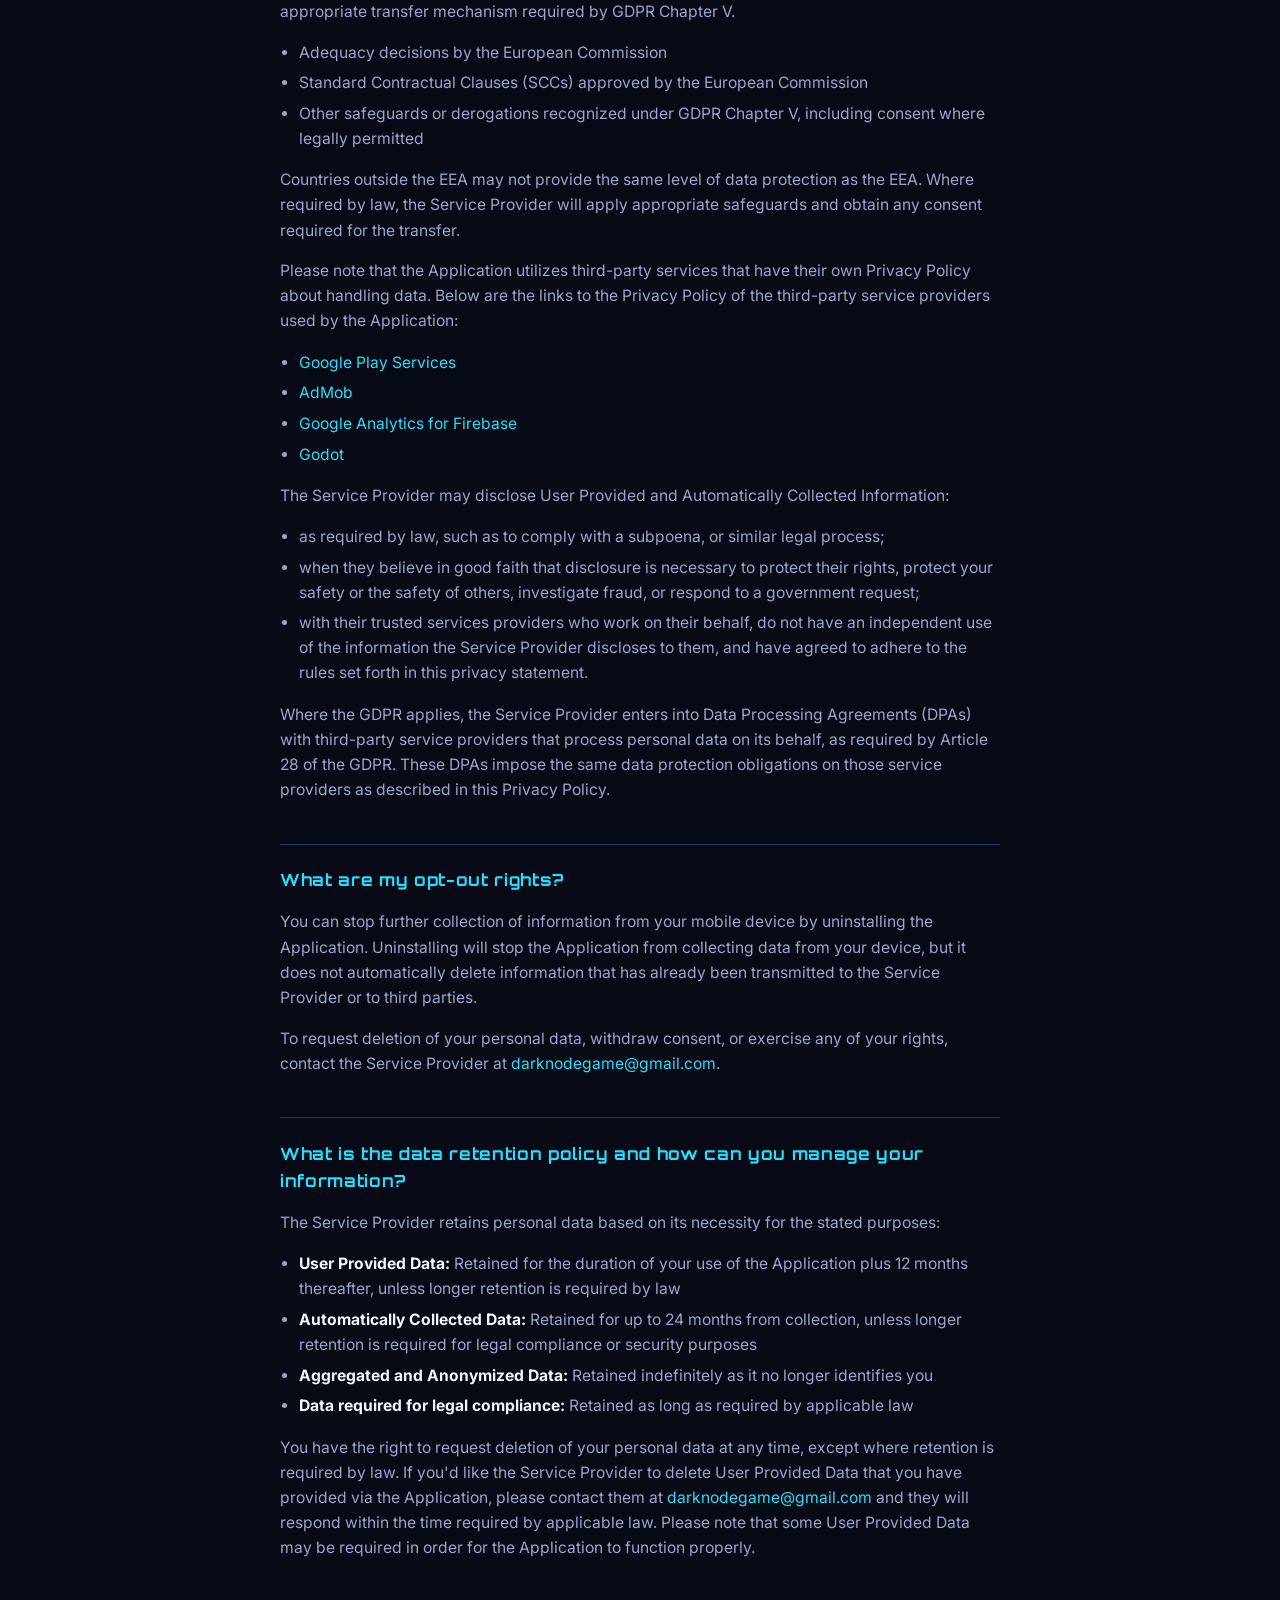
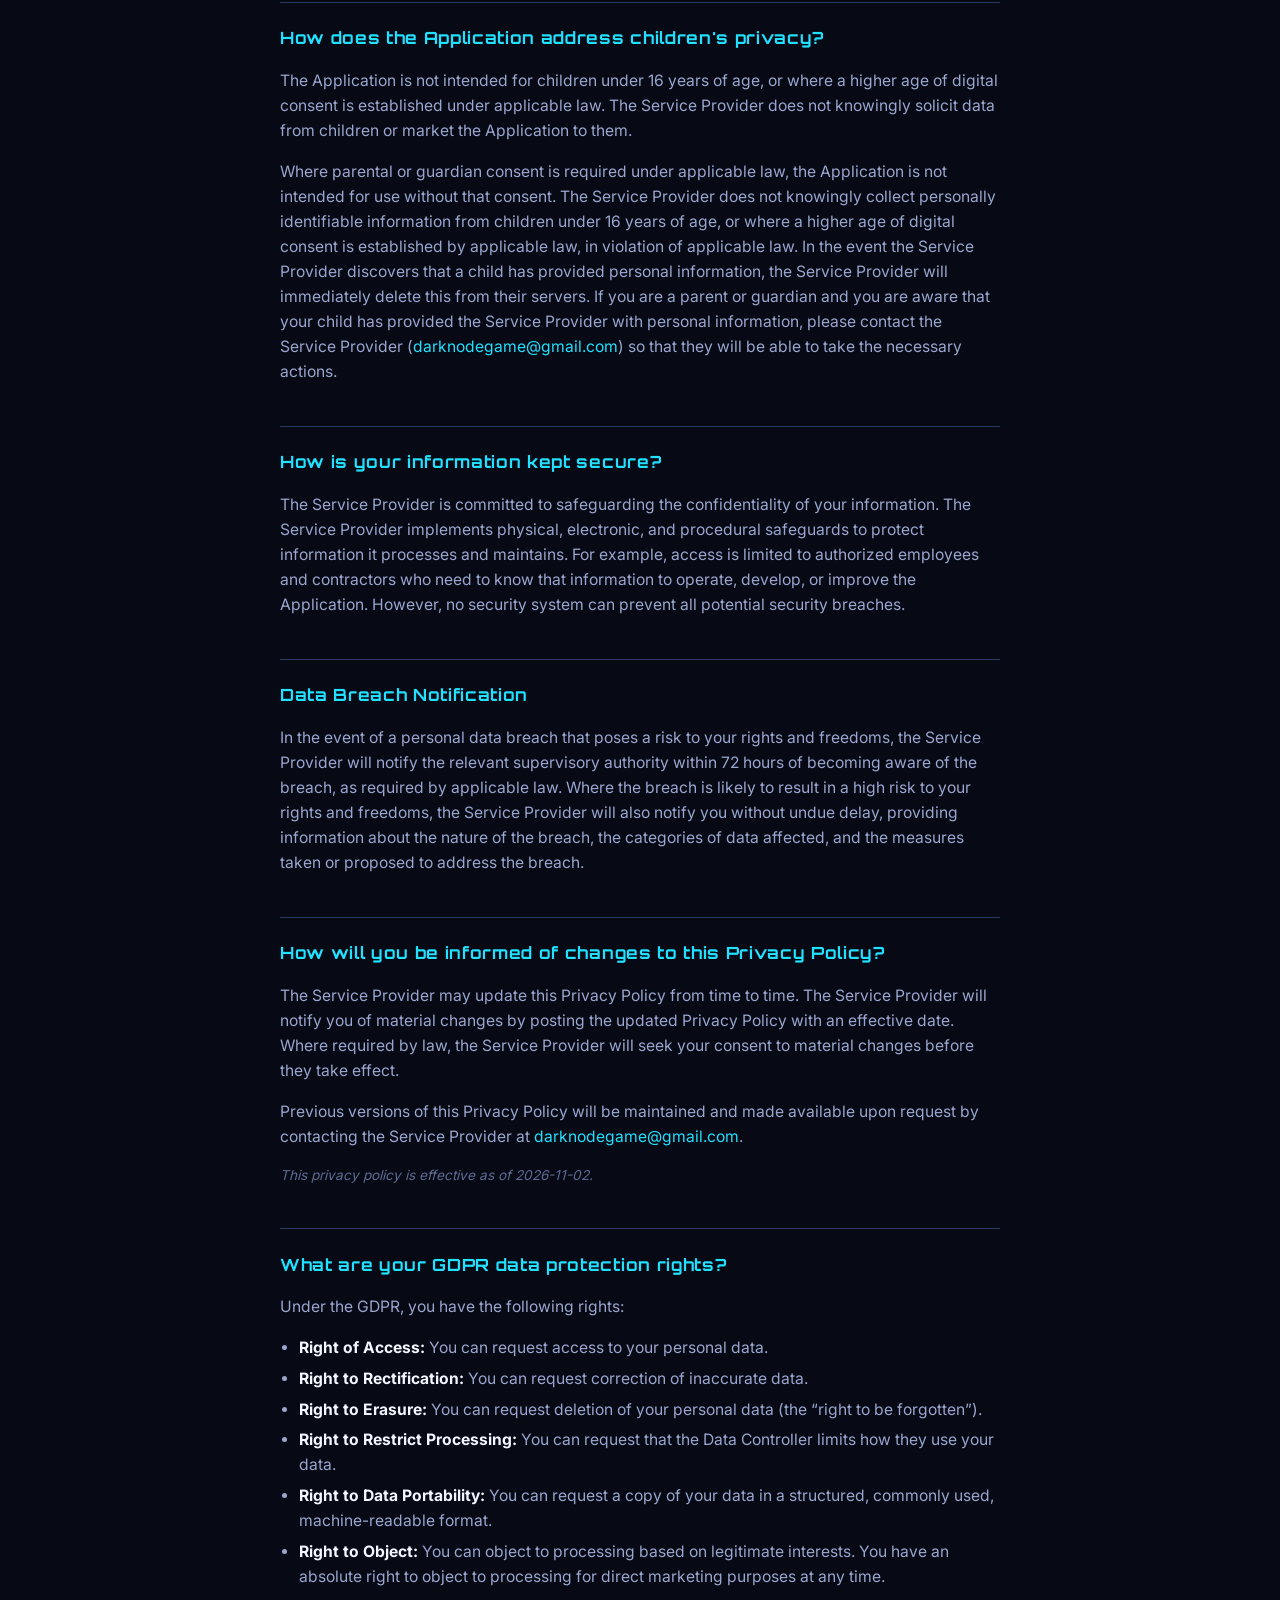
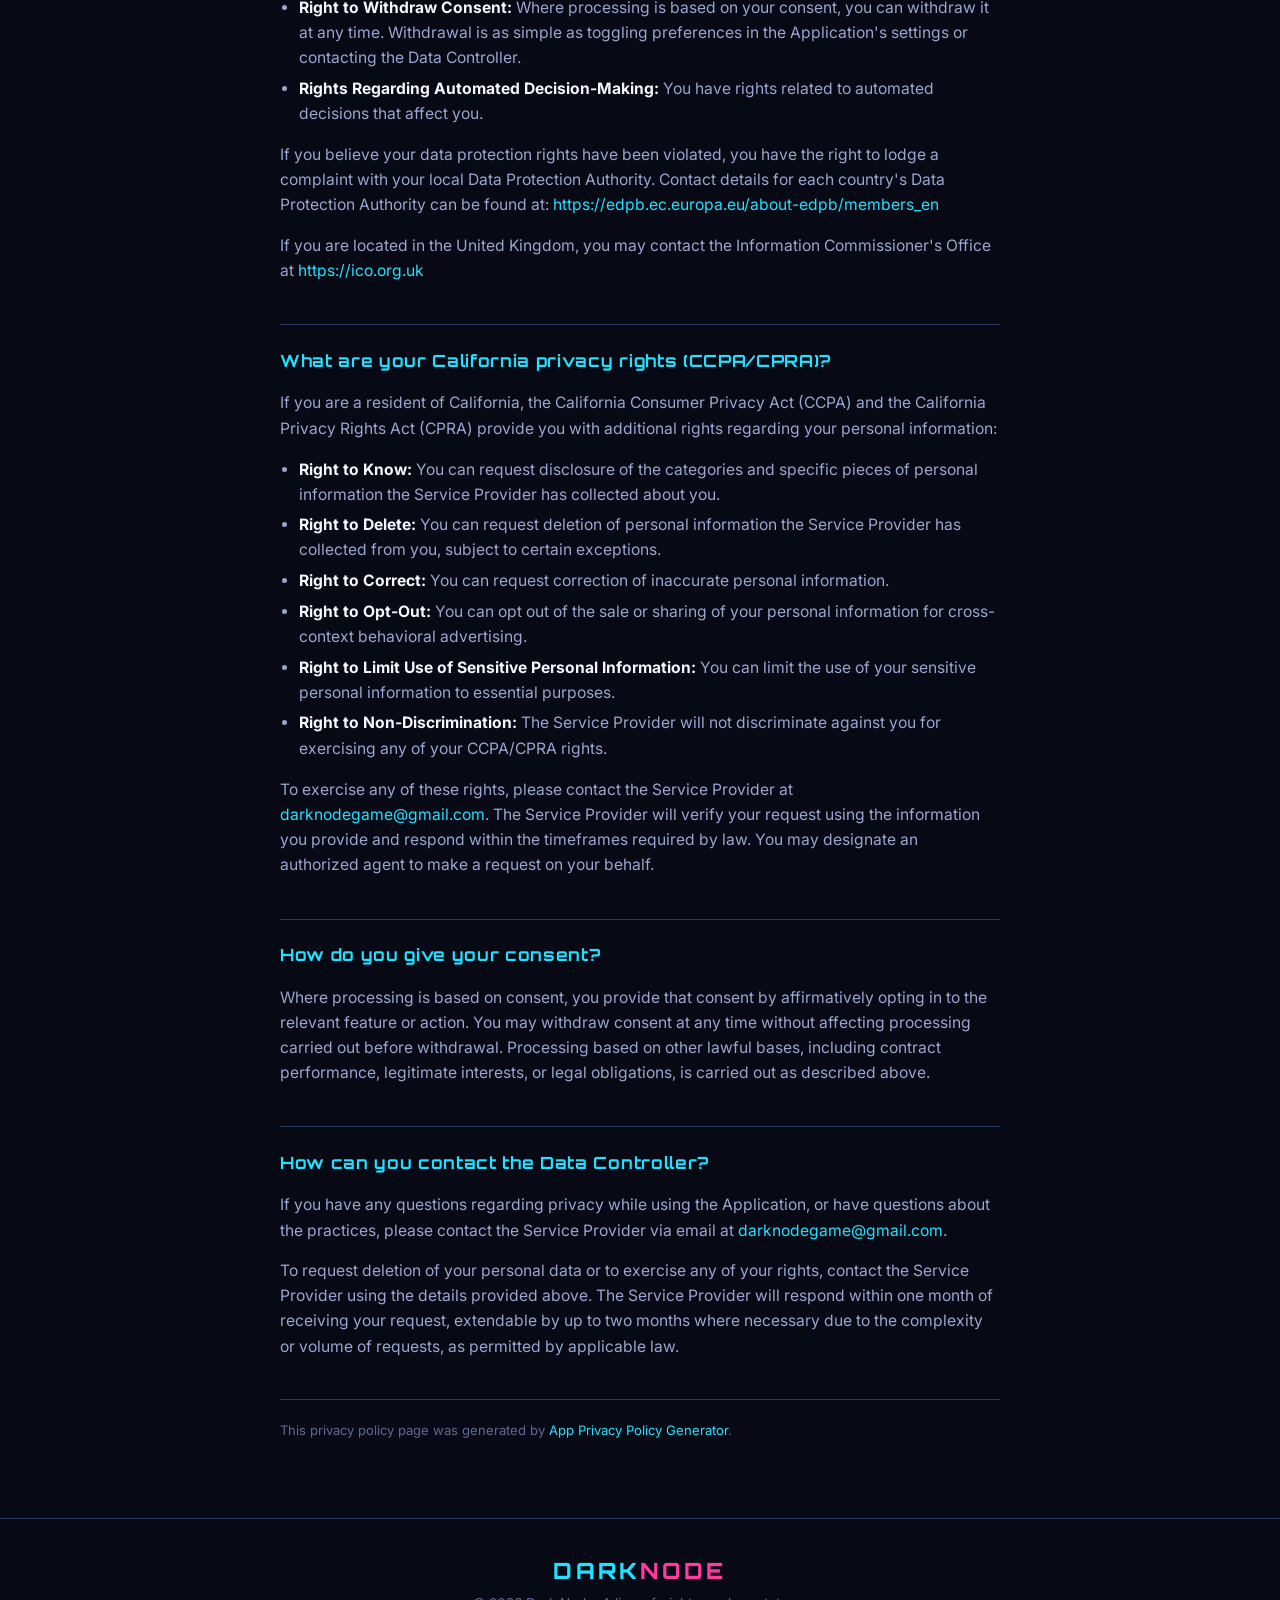
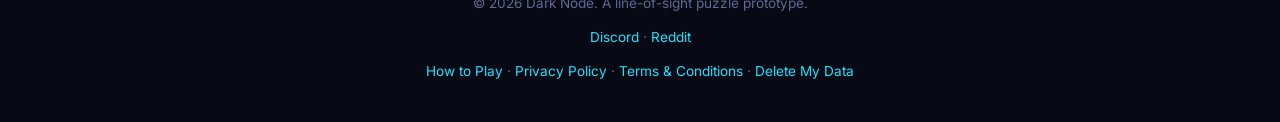
<file: privacy.html>
<!DOCTYPE html>
<html lang="en">
<head>
  <meta charset="UTF-8" />
  <meta name="viewport" content="width=device-width, initial-scale=1.0" />
  <title>Privacy Policy — Dark Node: Initiation</title>
  <meta name="description" content="Privacy Policy for the Dark Node: Initiation mobile application." />
  <meta name="robots" content="all" />
  <link rel="canonical" href="https://darknodegame.com/privacy.html" />

  <link rel="icon" type="image/svg+xml" href="assets/img/logo.svg?v=3" />
  <link rel="stylesheet" href="style.css?v=3" />
</head>
<body>
  <!-- CRT motif overlay (scanlines + vignette), purely decorative -->
  <div class="crt" aria-hidden="true"></div>

  <header class="hero" style="padding-bottom:0;">
    <div class="hero__brand">
      <a href="index.html" style="text-decoration:none;">
        <h1 class="wordmark"><span class="dark">DARK</span><span class="node">NODE</span></h1>
      </a>
      <p class="wordmark__sub">INITIATION</p>
    </div>
  </header>

  <main class="legal">
    <a class="legal__back" href="index.html">&larr; Back to home</a>

    <h1>Privacy Policy</h1>

    <p>This privacy policy is applicable to the Dark Node: Initiation app for mobile devices, together with any related services operated by Michael Dieterle (collectively, the &ldquo;Application&rdquo;). Michael Dieterle is hereinafter referred to as the &ldquo;Service Provider&rdquo;.</p>

    <h2>Data Controller Information</h2>
    <p>Michael Dieterle acts as the Data Controller responsible for the processing of your personal data.</p>
    <ul>
      <li><strong>Name:</strong> Michael Dieterle</li>
      <li><strong>Address:</strong> ul. Zygmunta Hubnera 2 / 90, 01-756 Warszawa, Poland</li>
      <li><strong>Email:</strong> <a href="mailto:darknodegame@gmail.com">darknodegame@gmail.com</a></li>
    </ul>
    <p>For data protection inquiries and to exercise your GDPR rights, please contact the Data Controller using the contact information above.</p>

    <h2>What information does the Application obtain and how is it used?</h2>
    <p>The Application and related services acquire the information you supply when you download, access, or register for the service. Registration with the Service Provider is not mandatory. However, you might not be able to use some of the features offered by the service unless you register.</p>
    <p>The Service Provider may also use the information you provide to send important information, required notices, and, where permitted by law, marketing communications.</p>

    <h2>Legal basis for processing your personal data</h2>
    <p>Where the GDPR applies, the Service Provider relies on one or more lawful bases to process your personal data, including:</p>
    <ul>
      <li><strong>Contract performance:</strong> processing necessary to provide the Application or fulfil a contract with you.</li>
      <li><strong>Consent:</strong> where you have given explicit consent to processing, including for marketing, analytics, or optional features. You may withdraw consent at any time without affecting processing that occurred before withdrawal.</li>
      <li><strong>Legitimate interests:</strong> where processing is necessary for the Service Provider's specific legitimate interests, such as maintaining network and information security, preventing fraud and abuse, or improving the Application's core functionality through analytics, provided those interests are not overridden by your data protection rights or fundamental freedoms.</li>
      <li><strong>Legal obligation:</strong> to comply with laws or government requests.</li>
    </ul>

    <h2>Cookies and similar technologies</h2>
    <p>The Application or its third-party SDKs may use cookies, SDKs, pixels, and similar technologies to support functionality, analytics, and service delivery. Where required by law, the Service Provider will obtain your consent before using non-essential tracking technologies.</p>

    <h2>Automated decision-making and profiling</h2>
    <p>If the Application uses automated decision-making, including profiling, that produces legal effects concerning you or similarly significantly affects you, you have the right to request human review, express your point of view, and contest the decision. Information about the logic involved and the likely consequences of that processing will be provided where required by law.</p>

    <h2>What information does the Application collect automatically?</h2>
    <p>In addition, the Application may collect certain information automatically, including, but not limited to, the type of mobile device you use, your mobile device's unique device ID, the IP address of your mobile device, your mobile operating system, the type of mobile Internet browsers you use, and information about the way you use the Application.</p>

    <h2>Does the Application collect precise real time location information of the device?</h2>
    <p>This Application does not gather precise information about the location of your mobile device.</p>

    <h2>Do third parties see and/or have access to information obtained by the Application?</h2>
    <p>Data collected automatically is sent to the third-party services listed in this policy. Google Analytics for Firebase processes analytics data, linked to an app-instance identifier, for the Service Provider. Google AdMob receives data including your device's advertising ID to serve and measure ads, and that data is shared with Google for advertising. The Service Provider does not send these services your name or email address. The Service Provider may also share your information in the other ways described in this privacy statement.</p>

    <h2>Interactive Reddit posts (Dark Node on Reddit)</h2>
    <p>The Service Provider also operates an interactive version of Dark Node as a post on Reddit (built on Reddit's Developer Platform / Devvit), where you can play a puzzle directly inside a Reddit post. When you play it:</p>
    <ul>
      <li>Your <strong>Reddit account identifier</strong> is used to record that you have completed the puzzle (so a solve is counted only once) and, if you finish, to place your <strong>solve time</strong> on that puzzle's leaderboard.</li>
      <li>We store your <strong>solve time and basic play counts</strong> (e.g. reveals, marks) for that puzzle, plus <strong>anonymous gameplay events</strong> (e.g. puzzle started / solved) used to understand how the puzzle performs. These carry no advertising identifiers.</li>
      <li>This data is stored within <strong>Reddit's own infrastructure</strong> (Reddit's Developer Platform storage) and is subject to <a href="https://www.reddit.com/policies/privacy-policy" target="_blank" rel="noopener noreferrer">Reddit's Privacy Policy</a> in addition to this one. We do not receive your email, real name, or any advertising data through the Reddit version, and the Reddit version shows no ads.</li>
    </ul>

    <h2>International Data Transfers</h2>
    <p>The Service Provider or its third-party service providers may transfer personal data outside the European Economic Area (EEA). Where such transfers occur, the Service Provider will use an appropriate transfer mechanism required by GDPR Chapter V.</p>
    <ul>
      <li>Adequacy decisions by the European Commission</li>
      <li>Standard Contractual Clauses (SCCs) approved by the European Commission</li>
      <li>Other safeguards or derogations recognized under GDPR Chapter V, including consent where legally permitted</li>
    </ul>
    <p>Countries outside the EEA may not provide the same level of data protection as the EEA. Where required by law, the Service Provider will apply appropriate safeguards and obtain any consent required for the transfer.</p>
    <p>Please note that the Application utilizes third-party services that have their own Privacy Policy about handling data. Below are the links to the Privacy Policy of the third-party service providers used by the Application:</p>
    <ul>
      <li><a href="https://www.google.com/policies/privacy/" target="_blank" rel="noopener noreferrer">Google Play Services</a></li>
      <li><a href="https://policies.google.com/technologies/partner-sites" target="_blank" rel="noopener noreferrer">AdMob</a></li>
      <li><a href="https://firebase.google.com/support/privacy" target="_blank" rel="noopener noreferrer">Google Analytics for Firebase</a></li>
      <li><a href="https://godotengine.org/privacy-policy" target="_blank" rel="noopener noreferrer">Godot</a></li>
    </ul>
    <p>The Service Provider may disclose User Provided and Automatically Collected Information:</p>
    <ul>
      <li>as required by law, such as to comply with a subpoena, or similar legal process;</li>
      <li>when they believe in good faith that disclosure is necessary to protect their rights, protect your safety or the safety of others, investigate fraud, or respond to a government request;</li>
      <li>with their trusted services providers who work on their behalf, do not have an independent use of the information the Service Provider discloses to them, and have agreed to adhere to the rules set forth in this privacy statement.</li>
    </ul>
    <p>Where the GDPR applies, the Service Provider enters into Data Processing Agreements (DPAs) with third-party service providers that process personal data on its behalf, as required by Article 28 of the GDPR. These DPAs impose the same data protection obligations on those service providers as described in this Privacy Policy.</p>

    <h2>What are my opt-out rights?</h2>
    <p>You can stop further collection of information from your mobile device by uninstalling the Application. Uninstalling will stop the Application from collecting data from your device, but it does not automatically delete information that has already been transmitted to the Service Provider or to third parties.</p>
    <p>To request deletion of your personal data, withdraw consent, or exercise any of your rights, contact the Service Provider at <a href="mailto:darknodegame@gmail.com">darknodegame@gmail.com</a>.</p>

    <h2>What is the data retention policy and how can you manage your information?</h2>
    <p>The Service Provider retains personal data based on its necessity for the stated purposes:</p>
    <ul>
      <li><strong>User Provided Data:</strong> Retained for the duration of your use of the Application plus 12 months thereafter, unless longer retention is required by law</li>
      <li><strong>Automatically Collected Data:</strong> Retained for up to 24 months from collection, unless longer retention is required for legal compliance or security purposes</li>
      <li><strong>Aggregated and Anonymized Data:</strong> Retained indefinitely as it no longer identifies you</li>
      <li><strong>Data required for legal compliance:</strong> Retained as long as required by applicable law</li>
    </ul>
    <p>You have the right to request deletion of your personal data at any time, except where retention is required by law. If you'd like the Service Provider to delete User Provided Data that you have provided via the Application, please contact them at <a href="mailto:darknodegame@gmail.com">darknodegame@gmail.com</a> and they will respond within the time required by applicable law. Please note that some User Provided Data may be required in order for the Application to function properly.</p>

    <h2>How does the Application address children's privacy?</h2>
    <p>The Application is not intended for children under 16 years of age, or where a higher age of digital consent is established under applicable law. The Service Provider does not knowingly solicit data from children or market the Application to them.</p>
    <p>Where parental or guardian consent is required under applicable law, the Application is not intended for use without that consent. The Service Provider does not knowingly collect personally identifiable information from children under 16 years of age, or where a higher age of digital consent is established by applicable law, in violation of applicable law. In the event the Service Provider discovers that a child has provided personal information, the Service Provider will immediately delete this from their servers. If you are a parent or guardian and you are aware that your child has provided the Service Provider with personal information, please contact the Service Provider (<a href="mailto:darknodegame@gmail.com">darknodegame@gmail.com</a>) so that they will be able to take the necessary actions.</p>

    <h2>How is your information kept secure?</h2>
    <p>The Service Provider is committed to safeguarding the confidentiality of your information. The Service Provider implements physical, electronic, and procedural safeguards to protect information it processes and maintains. For example, access is limited to authorized employees and contractors who need to know that information to operate, develop, or improve the Application. However, no security system can prevent all potential security breaches.</p>

    <h2>Data Breach Notification</h2>
    <p>In the event of a personal data breach that poses a risk to your rights and freedoms, the Service Provider will notify the relevant supervisory authority within 72 hours of becoming aware of the breach, as required by applicable law. Where the breach is likely to result in a high risk to your rights and freedoms, the Service Provider will also notify you without undue delay, providing information about the nature of the breach, the categories of data affected, and the measures taken or proposed to address the breach.</p>

    <h2>How will you be informed of changes to this Privacy Policy?</h2>
    <p>The Service Provider may update this Privacy Policy from time to time. The Service Provider will notify you of material changes by posting the updated Privacy Policy with an effective date. Where required by law, the Service Provider will seek your consent to material changes before they take effect.</p>
    <p>Previous versions of this Privacy Policy will be maintained and made available upon request by contacting the Service Provider at <a href="mailto:darknodegame@gmail.com">darknodegame@gmail.com</a>.</p>
    <p class="legal__meta">This privacy policy is effective as of 2026-11-02.</p>

    <h2>What are your GDPR data protection rights?</h2>
    <p>Under the GDPR, you have the following rights:</p>
    <ul>
      <li><strong>Right of Access:</strong> You can request access to your personal data.</li>
      <li><strong>Right to Rectification:</strong> You can request correction of inaccurate data.</li>
      <li><strong>Right to Erasure:</strong> You can request deletion of your personal data (the &ldquo;right to be forgotten&rdquo;).</li>
      <li><strong>Right to Restrict Processing:</strong> You can request that the Data Controller limits how they use your data.</li>
      <li><strong>Right to Data Portability:</strong> You can request a copy of your data in a structured, commonly used, machine-readable format.</li>
      <li><strong>Right to Object:</strong> You can object to processing based on legitimate interests. You have an absolute right to object to processing for direct marketing purposes at any time.</li>
      <li><strong>Right to Withdraw Consent:</strong> Where processing is based on your consent, you can withdraw it at any time. Withdrawal is as simple as toggling preferences in the Application's settings or contacting the Data Controller.</li>
      <li><strong>Rights Regarding Automated Decision-Making:</strong> You have rights related to automated decisions that affect you.</li>
    </ul>
    <p>If you believe your data protection rights have been violated, you have the right to lodge a complaint with your local Data Protection Authority. Contact details for each country's Data Protection Authority can be found at: <a href="https://edpb.ec.europa.eu/about-edpb/members_en" target="_blank" rel="noopener noreferrer">https://edpb.ec.europa.eu/about-edpb/members_en</a></p>
    <p>If you are located in the United Kingdom, you may contact the Information Commissioner's Office at <a href="https://ico.org.uk" target="_blank" rel="noopener noreferrer">https://ico.org.uk</a></p>

    <h2>What are your California privacy rights (CCPA/CPRA)?</h2>
    <p>If you are a resident of California, the California Consumer Privacy Act (CCPA) and the California Privacy Rights Act (CPRA) provide you with additional rights regarding your personal information:</p>
    <ul>
      <li><strong>Right to Know:</strong> You can request disclosure of the categories and specific pieces of personal information the Service Provider has collected about you.</li>
      <li><strong>Right to Delete:</strong> You can request deletion of personal information the Service Provider has collected from you, subject to certain exceptions.</li>
      <li><strong>Right to Correct:</strong> You can request correction of inaccurate personal information.</li>
      <li><strong>Right to Opt-Out:</strong> You can opt out of the sale or sharing of your personal information for cross-context behavioral advertising.</li>
      <li><strong>Right to Limit Use of Sensitive Personal Information:</strong> You can limit the use of your sensitive personal information to essential purposes.</li>
      <li><strong>Right to Non-Discrimination:</strong> The Service Provider will not discriminate against you for exercising any of your CCPA/CPRA rights.</li>
    </ul>
    <p>To exercise any of these rights, please contact the Service Provider at <a href="mailto:darknodegame@gmail.com">darknodegame@gmail.com</a>. The Service Provider will verify your request using the information you provide and respond within the timeframes required by law. You may designate an authorized agent to make a request on your behalf.</p>

    <h2>How do you give your consent?</h2>
    <p>Where processing is based on consent, you provide that consent by affirmatively opting in to the relevant feature or action. You may withdraw consent at any time without affecting processing carried out before withdrawal. Processing based on other lawful bases, including contract performance, legitimate interests, or legal obligations, is carried out as described above.</p>

    <h2>How can you contact the Data Controller?</h2>
    <p>If you have any questions regarding privacy while using the Application, or have questions about the practices, please contact the Service Provider via email at <a href="mailto:darknodegame@gmail.com">darknodegame@gmail.com</a>.</p>
    <p>To request deletion of your personal data or to exercise any of your rights, contact the Service Provider using the details provided above. The Service Provider will respond within one month of receiving your request, extendable by up to two months where necessary due to the complexity or volume of requests, as permitted by applicable law.</p>

    <hr />
    <p class="legal__gen">This privacy policy page was generated by <a href="https://app-privacy-policy-generator.nisrulz.com/" target="_blank" rel="noopener noreferrer">App Privacy Policy Generator</a>.</p>
  </main>

  <footer class="site-footer">
    <p class="wordmark wordmark--mini"><span class="dark">DARK</span><span class="node">NODE</span></p>
    <p class="site-footer__copy">© 2026 Dark Node. A line-of-sight puzzle prototype.</p>
    <p class="site-footer__copy"><a href="https://discord.gg/jfYx4QfAzm" target="_blank" rel="noopener noreferrer">Discord</a> · <a href="https://reddit.com/r/darknodegame" target="_blank" rel="noopener noreferrer">Reddit</a></p>
    <p class="site-footer__copy"><a href="rules.html">How to Play</a> · <a href="privacy.html">Privacy Policy</a> · <a href="terms.html">Terms &amp; Conditions</a> · <a href="delete-data.html">Delete My Data</a></p>
  </footer>
</body>
</html>
</file>
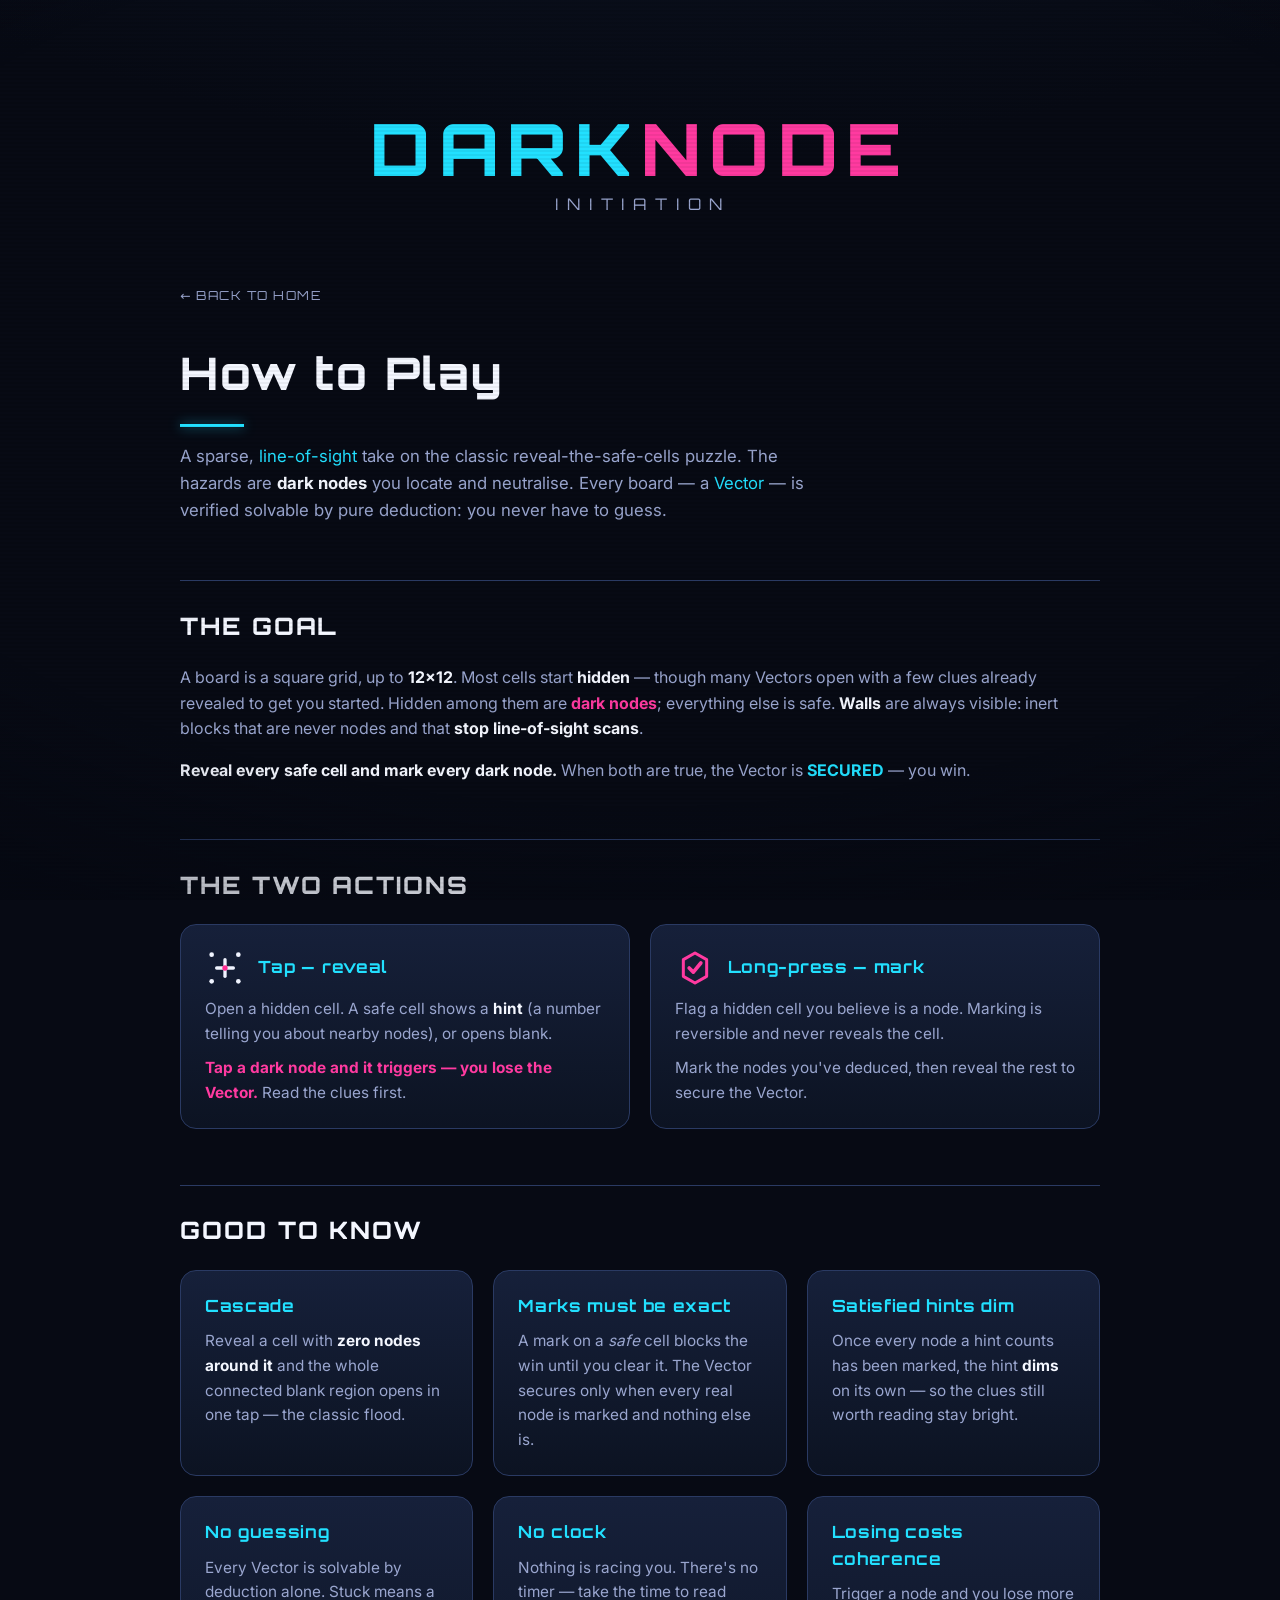
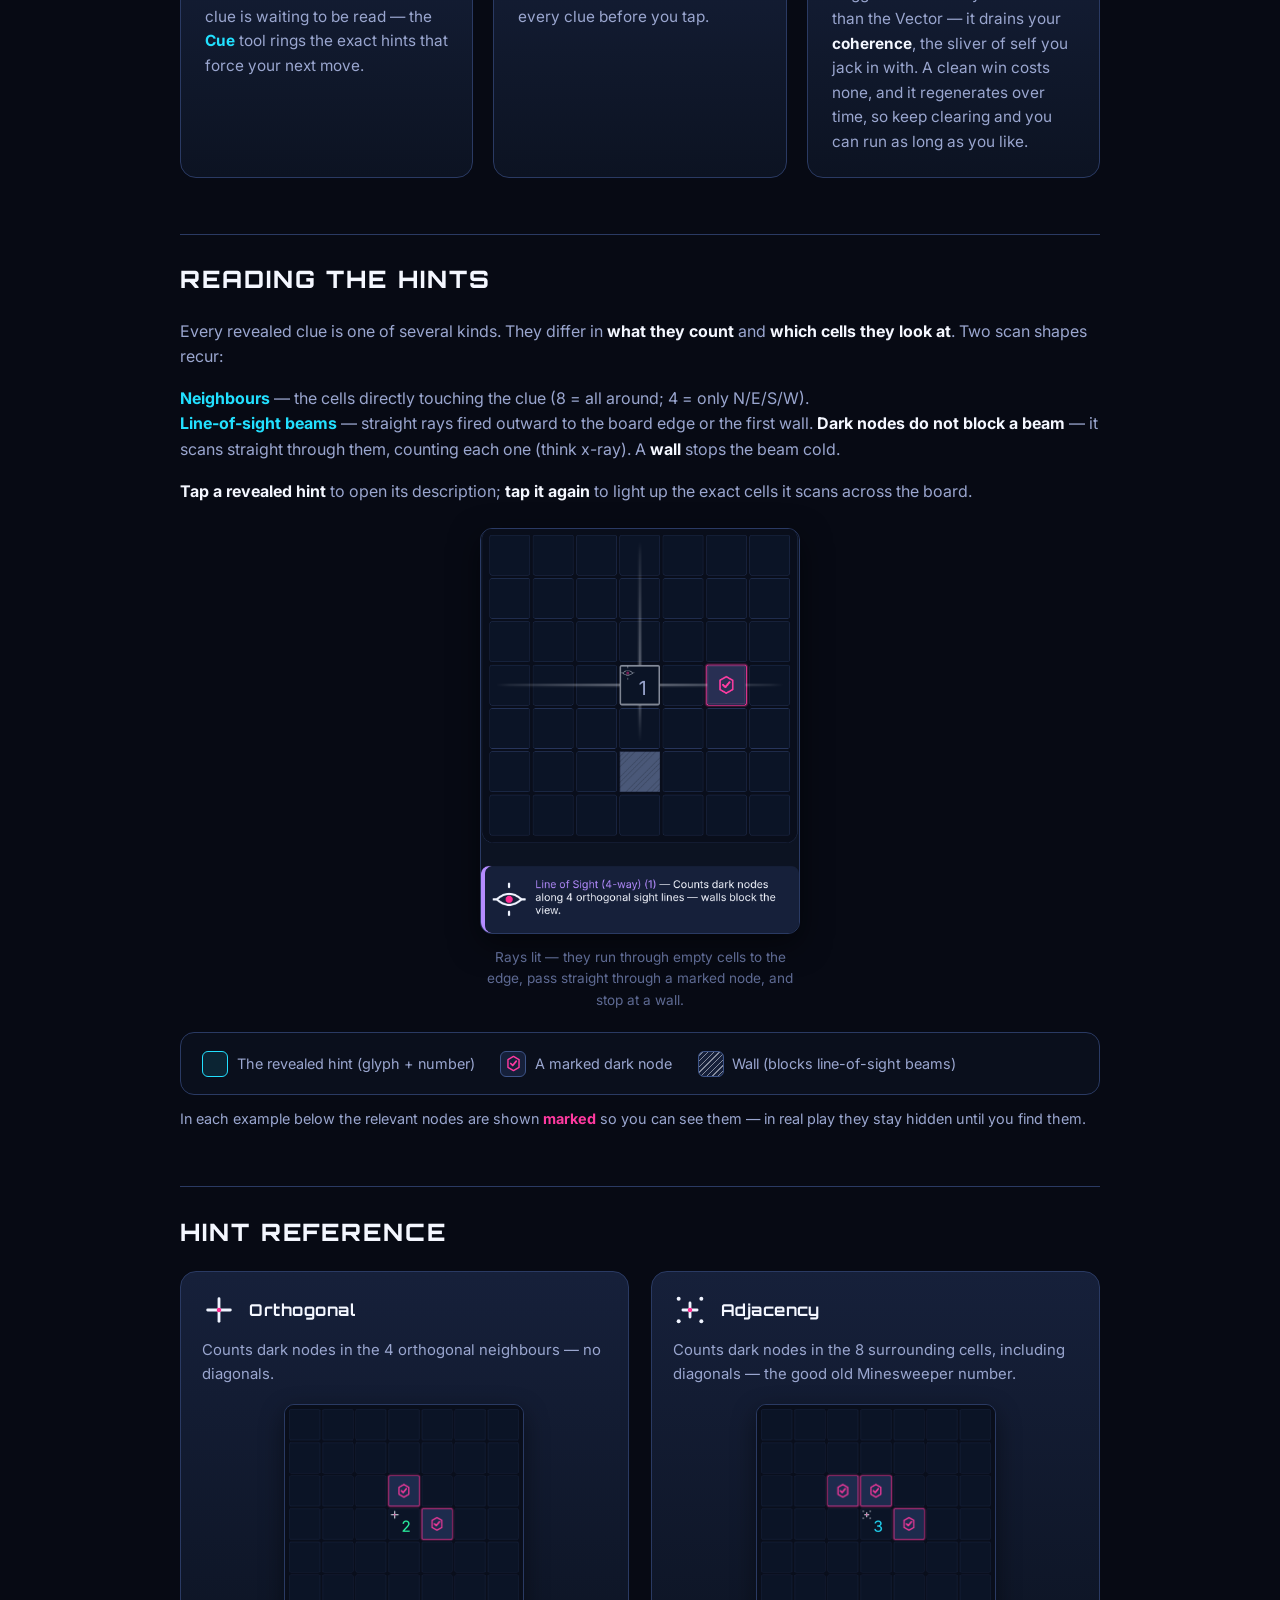
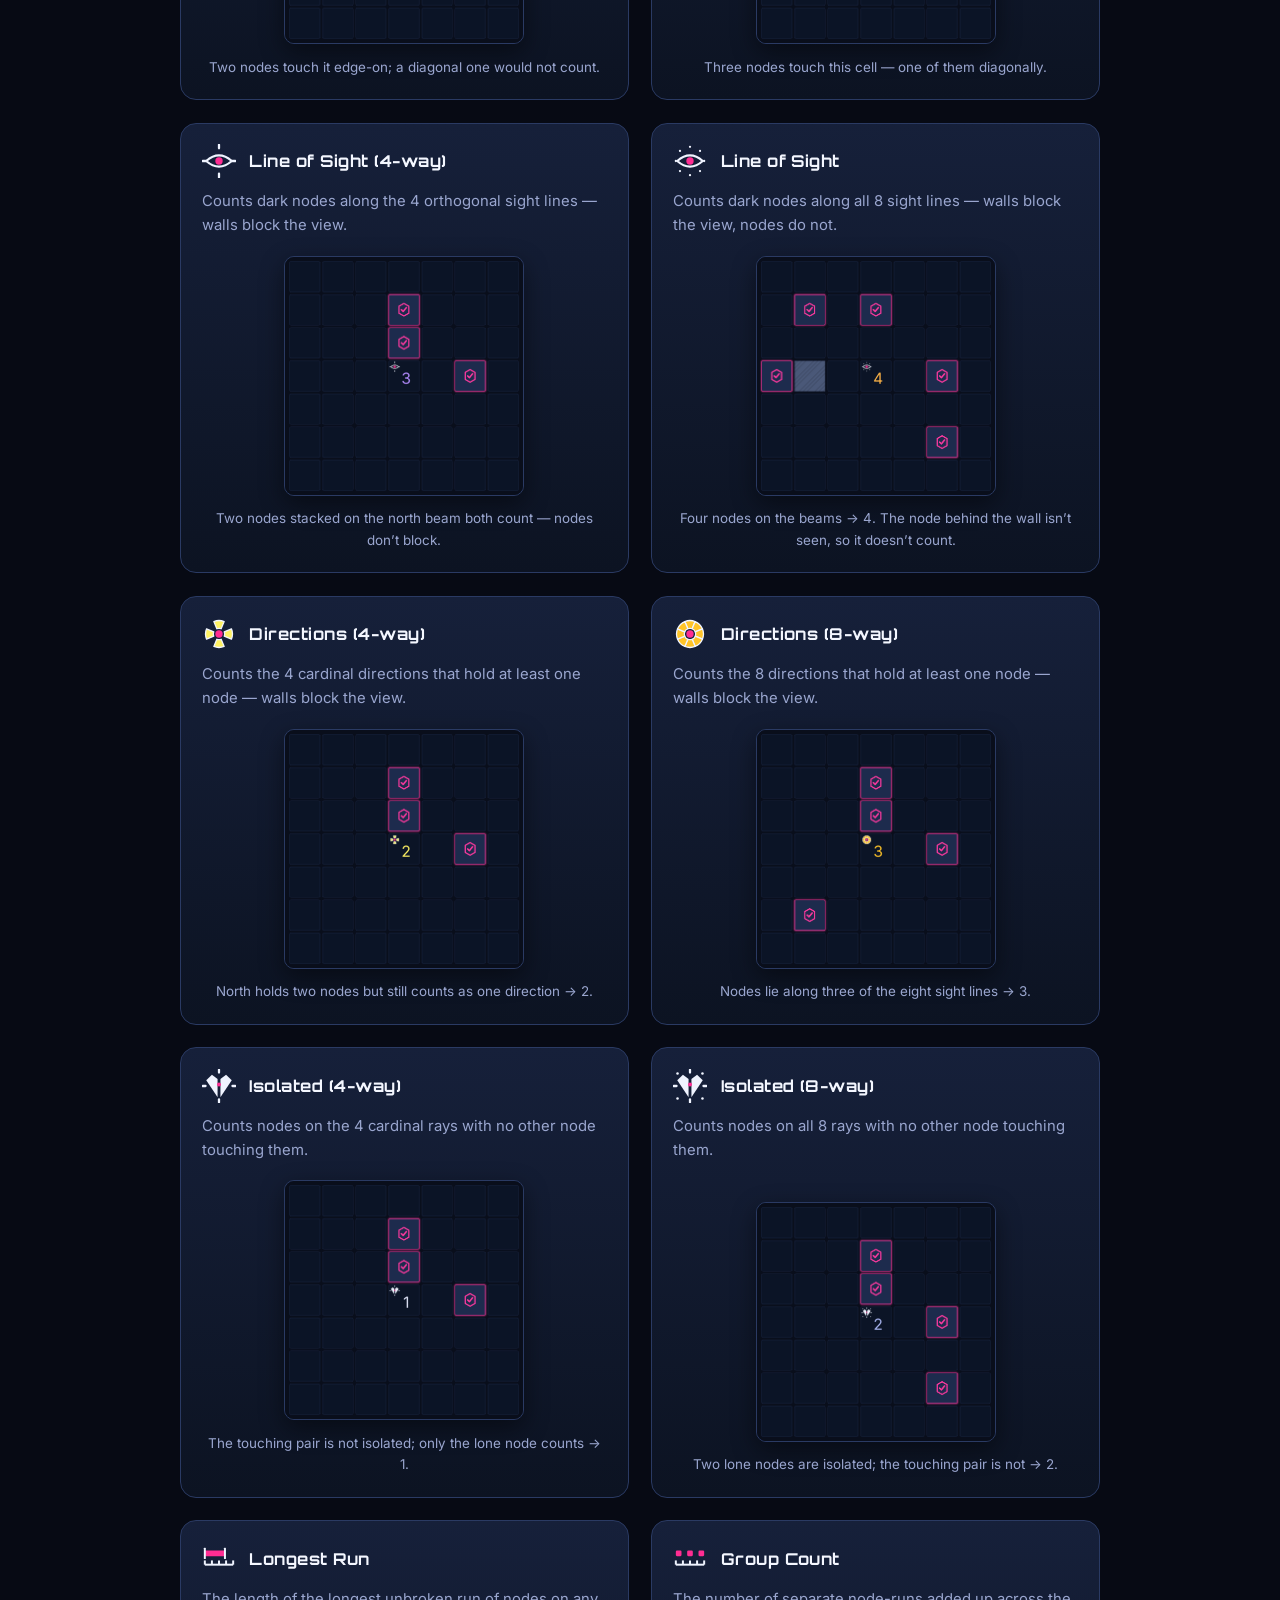
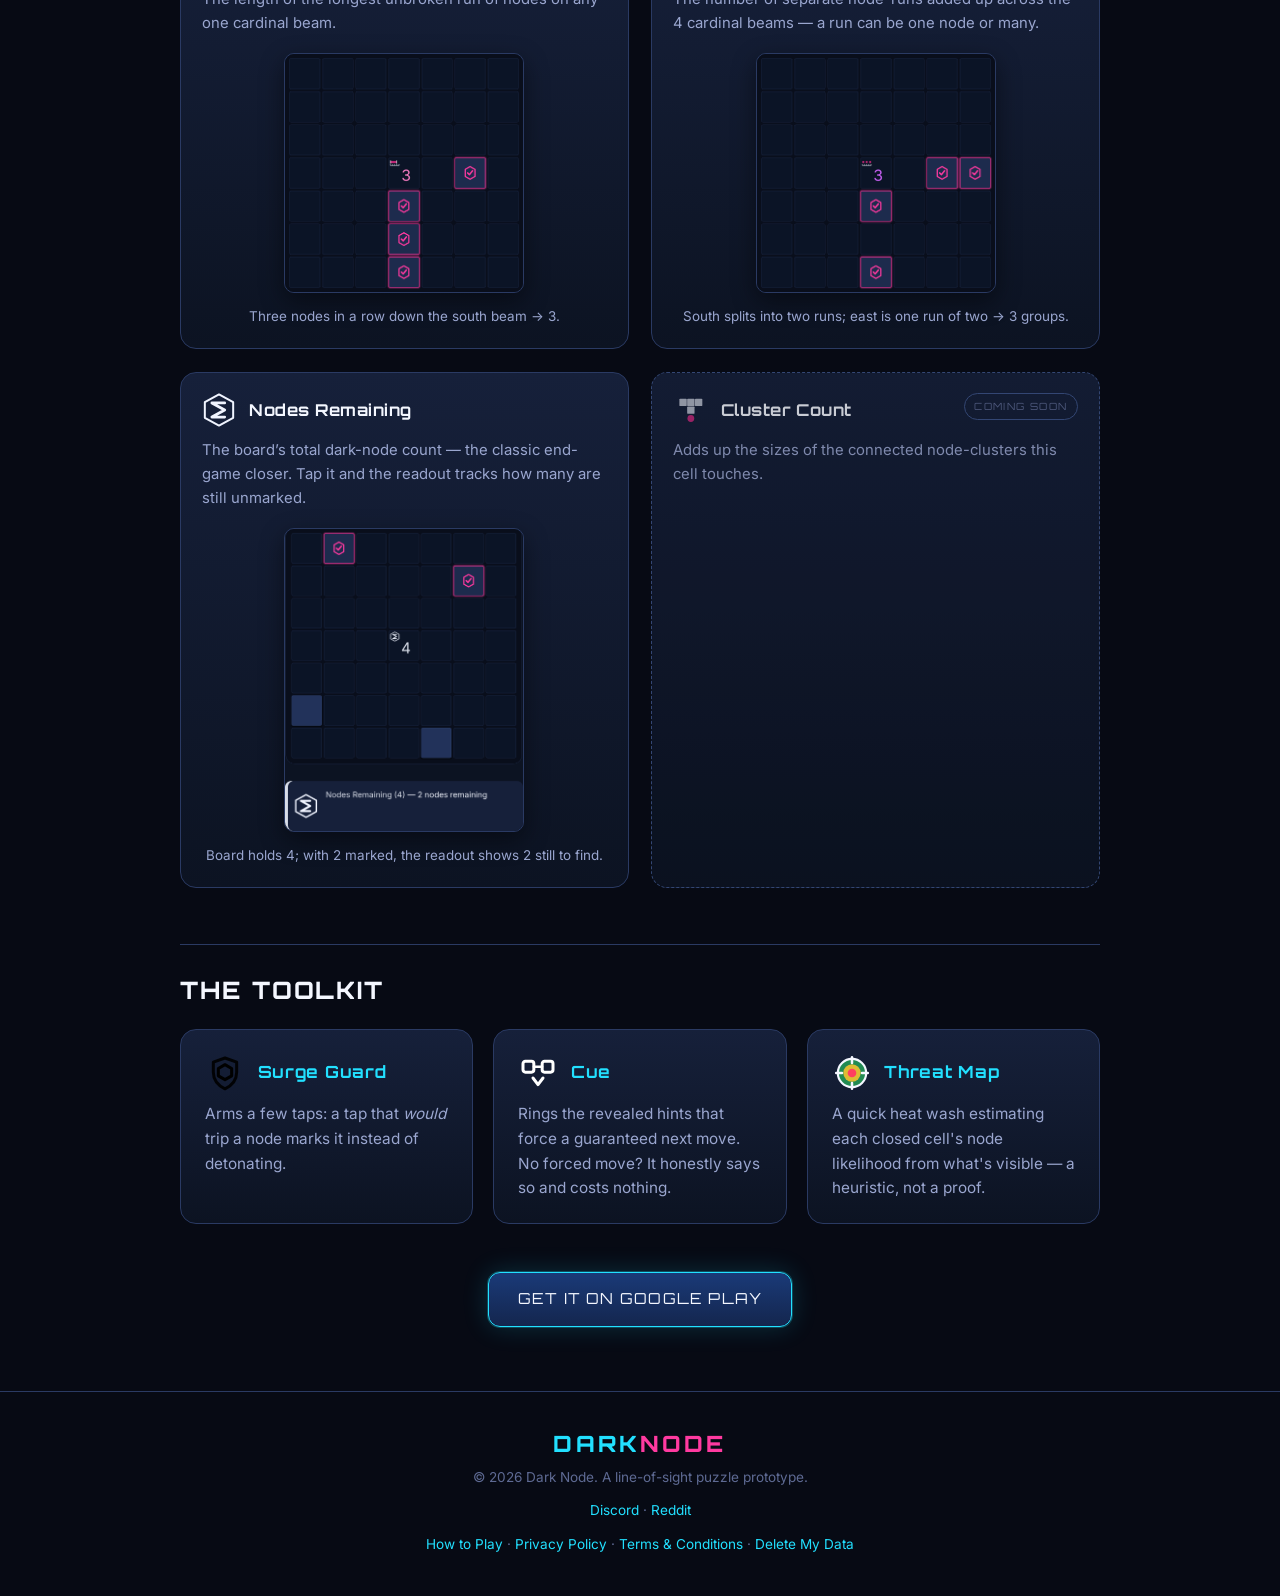
<file: rules.html>
<!DOCTYPE html>
<html lang="en">
<head>
  <meta charset="UTF-8" />
  <meta name="viewport" content="width=device-width, initial-scale=1.0" />
  <title>How to Play — Dark Node: Initiation</title>
  <meta name="description" content="How to play Dark Node: Initiation — the objective, tap-to-reveal and long-press-to-mark controls, and the full line-of-sight hint reference with real in-game examples." />
  <meta name="robots" content="all" />
  <link rel="canonical" href="https://darknodegame.com/rules.html" />

  <link rel="icon" type="image/svg+xml" href="assets/img/logo.svg?v=3" />
  <link rel="stylesheet" href="style.css?v=3" />
  <link rel="stylesheet" href="rules.css?v=4" />
</head>
<body>
  <div class="crt" aria-hidden="true"></div>

  <header class="hero" style="padding-bottom:0;">
    <div class="hero__brand">
      <a href="index.html" style="text-decoration:none;">
        <h1 class="wordmark"><span class="dark">DARK</span><span class="node">NODE</span></h1>
      </a>
      <p class="wordmark__sub">INITIATION</p>
    </div>
  </header>

  <main class="rules">
    <a class="rules__back" href="index.html">&larr; Back to home</a>

    <h1>How to Play</h1>
    <p class="rules__intro">A sparse, <em>line-of-sight</em> take on the classic
    reveal-the-safe-cells puzzle. The hazards are <strong>dark nodes</strong> you
    locate and neutralise. Every board — a <em>Vector</em> — is verified solvable by
    pure deduction: you never have to guess.</p>

    <!-- ============ GOAL ============ -->
    <h2>The goal</h2>
    <p>A board is a square grid, up to <strong>12×12</strong>. Most cells start
    <strong>hidden</strong> — though many Vectors open with a few clues already
    revealed to get you started. Hidden among them are
    <strong class="mag">dark nodes</strong>; everything else is safe.
    <strong>Walls</strong> are always visible: inert blocks that are never nodes and
    that <strong>stop line-of-sight scans</strong>.</p>
    <p><strong>Reveal every safe cell and mark every dark node.</strong> When both are
    true, the Vector is <strong class="accent">SECURED</strong> — you win.</p>

    <!-- ============ CONTROLS ============ -->
    <h2>The two actions</h2>
    <div class="rules__cards">
      <div class="card">
        <div class="card__head">
          <span class="card__glyph"><img src="assets/img/hints/hint_adjacent.svg" alt="" /></span>
          <h3>Tap — reveal</h3>
        </div>
        <p>Open a hidden cell. A safe cell shows a <strong>hint</strong> (a number
        telling you about nearby nodes), or opens blank.</p>
        <p><strong class="mag">Tap a dark node and it triggers — you lose the
        Vector.</strong> Read the clues first.</p>
      </div>
      <div class="card">
        <div class="card__head">
          <span class="card__glyph"><img src="assets/img/node_mark.svg" alt="" /></span>
          <h3>Long-press — mark</h3>
        </div>
        <p>Flag a hidden cell you believe is a node. Marking is reversible and never
        reveals the cell.</p>
        <p>Mark the nodes you've deduced, then reveal the rest to secure the Vector.</p>
      </div>
    </div>

    <!-- ============ MECHANICS ============ -->
    <h2>Good to know</h2>
    <div class="rules__cards">
      <div class="card">
        <div class="card__head"><h3>Cascade</h3></div>
        <p>Reveal a cell with <strong>zero nodes around it</strong> and the whole
        connected blank region opens in one tap — the classic flood.</p>
      </div>
      <div class="card">
        <div class="card__head"><h3>Marks must be exact</h3></div>
        <p>A mark on a <em>safe</em> cell blocks the win until you clear it. The Vector
        secures only when every real node is marked and nothing else is.</p>
      </div>
      <div class="card">
        <div class="card__head"><h3>Satisfied hints dim</h3></div>
        <p>Once every node a hint counts has been marked, the hint <strong>dims</strong>
        on its own — so the clues still worth reading stay bright.</p>
      </div>
      <div class="card">
        <div class="card__head"><h3>No guessing</h3></div>
        <p>Every Vector is solvable by deduction alone. Stuck means a clue is waiting
        to be read — the <strong class="accent">Cue</strong> tool rings the exact
        hints that force your next move.</p>
      </div>
      <div class="card">
        <div class="card__head"><h3>No clock</h3></div>
        <p>Nothing is racing you. There's no timer — take the time to read every clue
        before you tap.</p>
      </div>
      <div class="card">
        <div class="card__head"><h3>Losing costs coherence</h3></div>
        <p>Trigger a node and you lose more than the Vector — it drains your
        <strong>coherence</strong>, the sliver of self you jack in with. A clean win
        costs none, and it regenerates over time, so keep clearing and you can run as
        long as you like.</p>
      </div>
    </div>

    <!-- ============ READING HINTS ============ -->
    <h2>Reading the hints</h2>
    <p>Every revealed clue is one of several kinds. They differ in
    <strong>what they count</strong> and <strong>which cells they look at</strong>.
    Two scan shapes recur:</p>
    <p><strong class="accent">Neighbours</strong> — the cells directly touching the
    clue (8 = all around; 4 = only N/E/S/W).<br />
    <strong class="accent">Line-of-sight beams</strong> — straight rays fired outward
    to the board edge or the first wall. <strong>Dark nodes do not block a beam</strong>
    — it scans straight through them, counting each one (think x-ray). A
    <strong>wall</strong> stops the beam cold.</p>
    <p><strong>Tap a revealed hint</strong> to open its description; <strong>tap it
    again</strong> to light up the exact cells it scans across the board.</p>

    <figure class="rays-shot">
      <img src="assets/img/hints/hint_rays.png?v=1" alt="A revealed Line of Sight hint with its scan rays lit: beams run through empty cells to the board edge, pass through a marked node, and stop at a wall, with the hint description below the board" loading="lazy" />
      <figcaption>Rays lit — they run through empty cells to the edge, pass straight
      through a marked node, and stop at a wall.</figcaption>
    </figure>

    <div class="legend">
      <span class="legend__item"><span class="swatch swatch--hint"></span> The revealed hint (glyph + number)</span>
      <span class="legend__item"><span class="swatch"><img class="swatch__img" src="assets/img/node_mark.svg" alt="" /></span> A marked dark node</span>
      <span class="legend__item"><span class="swatch swatch--wall"></span> Wall (blocks line-of-sight beams)</span>
    </div>
    <p class="legend__foot">In each example below the relevant nodes are shown
    <strong class="mag">marked</strong> so you can see them — in real play they stay
    hidden until you find them.</p>

    <!-- ============ HINT REFERENCE ============ -->
    <h2>Hint reference</h2>
    <div class="hints" id="hints"></div>

    <!-- ============ TOOLKIT ============ -->
    <h2>The toolkit</h2>
    <div class="rules__cards">
      <div class="card">
        <div class="card__head">
          <span class="card__glyph"><img src="assets/img/tools/item_surge_guard.svg" alt="" /></span>
          <h3>Surge Guard</h3>
        </div>
        <p>Arms a few taps: a tap that <em>would</em> trip a node marks it instead of
        detonating.</p>
      </div>
      <div class="card">
        <div class="card__head">
          <span class="card__glyph"><img src="assets/img/tools/item_cue.svg" alt="" /></span>
          <h3>Cue</h3>
        </div>
        <p>Rings the revealed hints that force a guaranteed next move. No forced move?
        It honestly says so and costs nothing.</p>
      </div>
      <div class="card">
        <div class="card__head">
          <span class="card__glyph"><img src="assets/img/tools/item_threat_map.svg" alt="" /></span>
          <h3>Threat Map</h3>
        </div>
        <p>A quick heat wash estimating each closed cell's node likelihood from what's
        visible — a heuristic, not a proof.</p>
      </div>
    </div>

    <div class="cta" style="margin-top:3rem;">
      <a class="cta__btn cta__btn--primary" href="https://play.google.com/store/apps/details?id=com.darknode.initiation" target="_blank" rel="noopener noreferrer">Get it on Google Play</a>
    </div>
  </main>

  <footer class="site-footer">
    <p class="wordmark wordmark--mini"><span class="dark">DARK</span><span class="node">NODE</span></p>
    <p class="site-footer__copy">© 2026 Dark Node. A line-of-sight puzzle prototype.</p>
    <p class="site-footer__copy"><a href="https://discord.gg/jfYx4QfAzm" target="_blank" rel="noopener noreferrer">Discord</a> · <a href="https://reddit.com/r/darknodegame" target="_blank" rel="noopener noreferrer">Reddit</a></p>
    <p class="site-footer__copy"><a href="rules.html">How to Play</a> · <a href="privacy.html">Privacy Policy</a> · <a href="terms.html">Terms &amp; Conditions</a> · <a href="delete-data.html">Delete My Data</a></p>
  </footer>

  <script>
  // Each hint card: type icon + name + description + a REAL in-game field capture
  // (tools/hint_shot.gd). 4-way variants precede their 8-way siblings. Descriptions
  // are the game's own hint-panel copy; the note explains what the example shows.
  const HINTS = [
    { img:'hint_b', icon:'hint_orthogonal', name:'Orthogonal',
      desc:'Counts dark nodes in the 4 orthogonal neighbours — no diagonals.',
      note:'Two nodes touch it edge-on; a diagonal one would not count.' },

    { img:'hint_a', icon:'hint_adjacent', name:'Adjacency',
      desc:'Counts dark nodes in the 8 surrounding cells, including diagonals — the good old Minesweeper number.',
      note:'Three nodes touch this cell — one of them diagonally.' },

    { img:'hint_d', icon:'hint_los_4', name:'Line of Sight (4-way)',
      desc:'Counts dark nodes along the 4 orthogonal sight lines — walls block the view.',
      note:'Two nodes stacked on the north beam both count — nodes don’t block.' },

    { img:'hint_c', icon:'hint_los_8', name:'Line of Sight',
      desc:'Counts dark nodes along all 8 sight lines — walls block the view, nodes do not.',
      note:'Four nodes on the beams → 4. The node behind the wall isn’t seen, so it doesn’t count.' },

    { img:'hint_f', icon:'hint_dir_4', name:'Directions (4-way)',
      desc:'Counts the 4 cardinal directions that hold at least one node — walls block the view.',
      note:'North holds two nodes but still counts as one direction → 2.' },

    { img:'hint_g', icon:'hint_dir_8', name:'Directions (8-way)',
      desc:'Counts the 8 directions that hold at least one node — walls block the view.',
      note:'Nodes lie along three of the eight sight lines → 3.' },

    { img:'hint_h', icon:'hint_iso_4', name:'Isolated (4-way)',
      desc:'Counts nodes on the 4 cardinal rays with no other node touching them.',
      note:'The touching pair is not isolated; only the lone node counts → 1.' },

    { img:'hint_i', icon:'hint_iso_8', name:'Isolated (8-way)',
      desc:'Counts nodes on all 8 rays with no other node touching them.',
      note:'Two lone nodes are isolated; the touching pair is not → 2.' },

    { img:'hint_j', icon:'hint_longest_run_4', name:'Longest Run',
      desc:'The length of the longest unbroken run of nodes on any one cardinal beam.',
      note:'Three nodes in a row down the south beam → 3.' },

    { img:'hint_k', icon:'hint_group_count_4', name:'Group Count',
      desc:'The number of separate node-runs added up across the 4 cardinal beams — a run can be one node or many.',
      note:'South splits into two runs; east is one run of two → 3 groups.' },

    { img:'hint_l', icon:'hint_total_mines', name:'Nodes Remaining',
      desc:'The board’s total dark-node count — the classic end-game closer. Tap it and the readout tracks how many are still unmarked.',
      note:'Board holds 4; with 2 marked, the readout shows 2 still to find.' },
  ];

  // Teaser only — not yet released, shown as an icon + COMING SOON (no example).
  const SOON = [
    { icon:'hint_cluster_4', name:'Cluster Count',
      desc:'Adds up the sizes of the connected node-clusters this cell touches.' },
  ];

  const host = document.getElementById('hints');
  HINTS.forEach(spec => {
    const card = document.createElement('article');
    card.className = 'hint-card';

    const top = document.createElement('div');
    top.className = 'hint-card__top';
    const icon = document.createElement('span');
    icon.className = 'hint-card__icon';
    const iconImg = document.createElement('img');
    iconImg.src = 'assets/img/hints/' + spec.icon + '.svg'; iconImg.alt = '';
    icon.appendChild(iconImg);
    const name = document.createElement('h3');
    name.className = 'hint-card__name'; name.textContent = spec.name;
    top.appendChild(icon); top.appendChild(name);

    const desc = document.createElement('p');
    desc.className = 'hint-card__desc'; desc.textContent = spec.desc;

    const shot = document.createElement('div');
    shot.className = 'hint-card__shot';
    const shotImg = document.createElement('img');
    shotImg.src = 'assets/img/hints/' + spec.img + '.png?v=3';
    shotImg.alt = spec.name + ' hint example';
    shotImg.loading = 'lazy';
    shot.appendChild(shotImg);

    const note = document.createElement('p');
    note.className = 'hint-card__note'; note.textContent = spec.note;

    card.appendChild(top);
    card.appendChild(desc);
    card.appendChild(shot);
    card.appendChild(note);
    host.appendChild(card);
  });

  SOON.forEach(spec => {
    const card = document.createElement('article');
    card.className = 'hint-card hint-card--soon';

    const top = document.createElement('div');
    top.className = 'hint-card__top';
    const icon = document.createElement('span');
    icon.className = 'hint-card__icon';
    const iconImg = document.createElement('img');
    iconImg.src = 'assets/img/hints/' + spec.icon + '.svg'; iconImg.alt = '';
    icon.appendChild(iconImg);
    const name = document.createElement('h3');
    name.className = 'hint-card__name'; name.textContent = spec.name;
    const badge = document.createElement('span');
    badge.className = 'hint-card__soon-badge'; badge.textContent = 'COMING SOON';
    top.appendChild(icon); top.appendChild(name); top.appendChild(badge);

    const desc = document.createElement('p');
    desc.className = 'hint-card__desc'; desc.textContent = spec.desc;

    card.appendChild(top);
    card.appendChild(desc);
    host.appendChild(card);
  });
  </script>
</body>
</html>
</file>
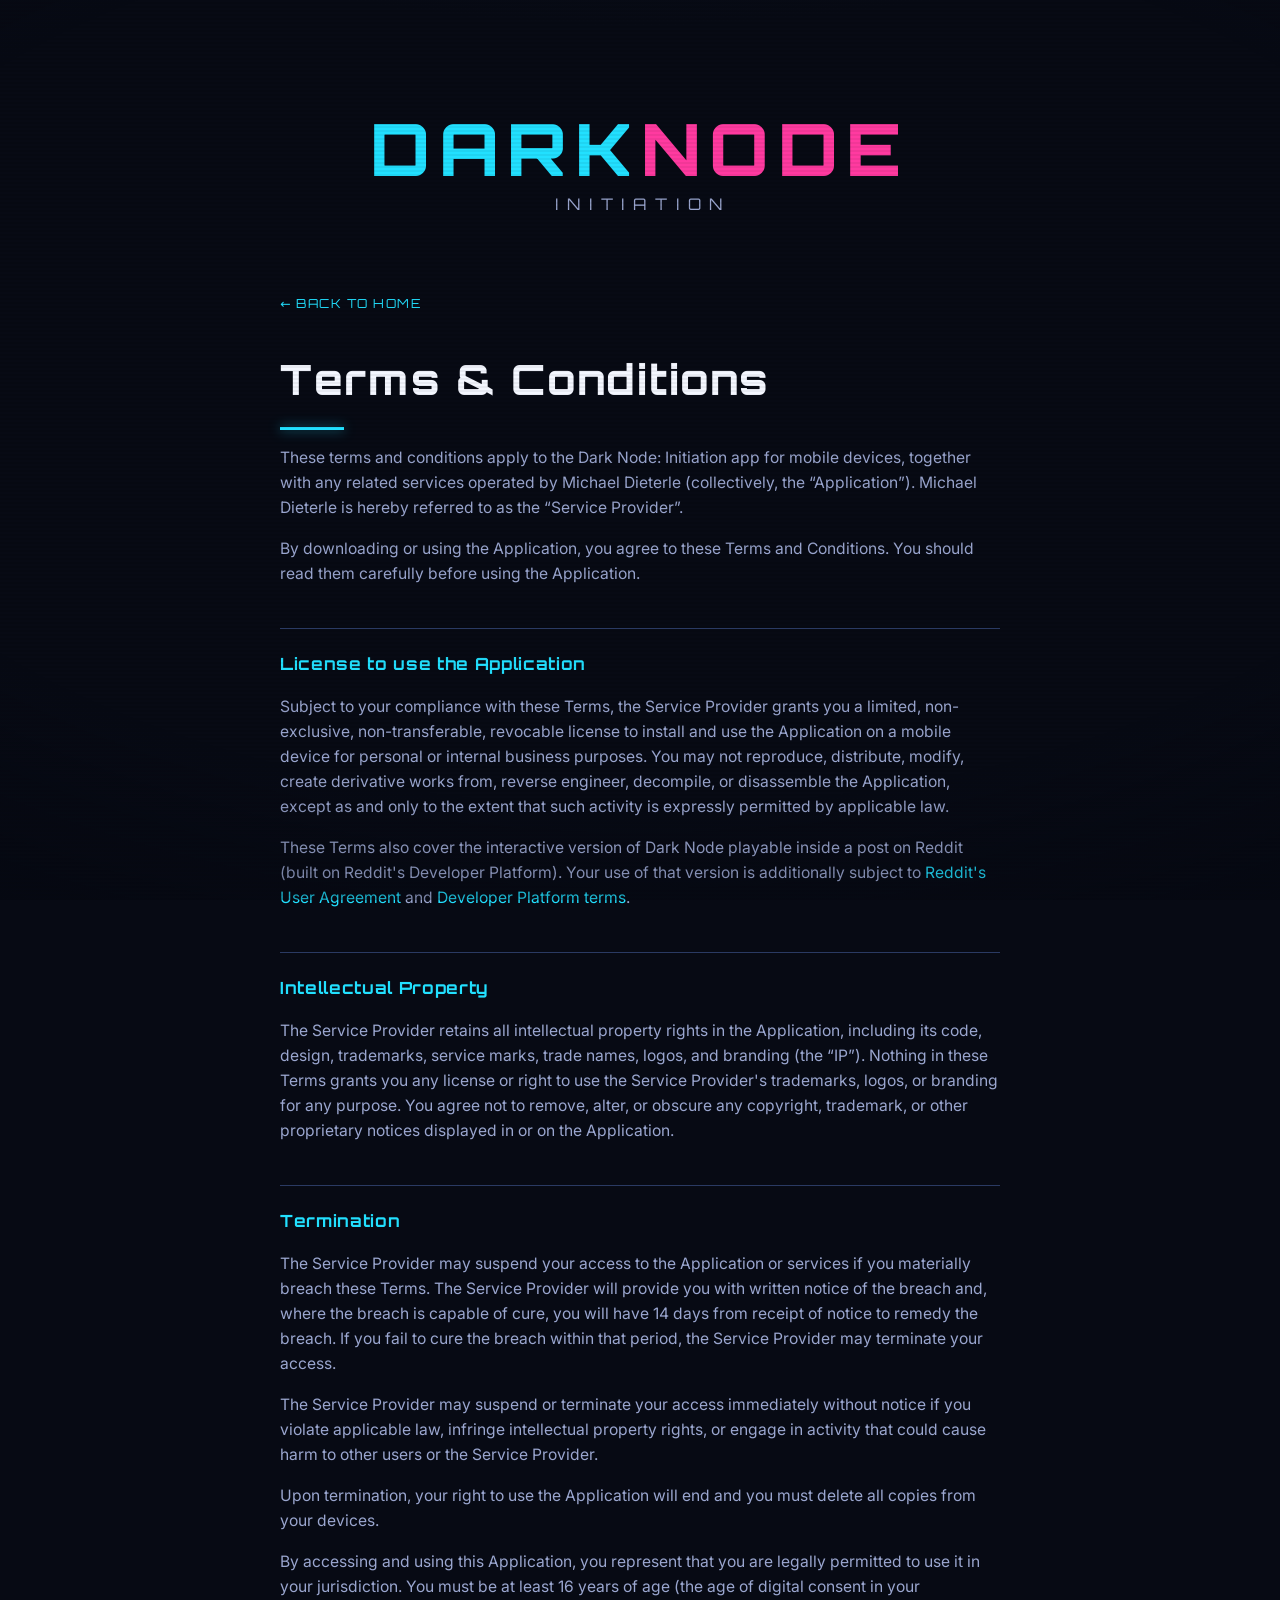
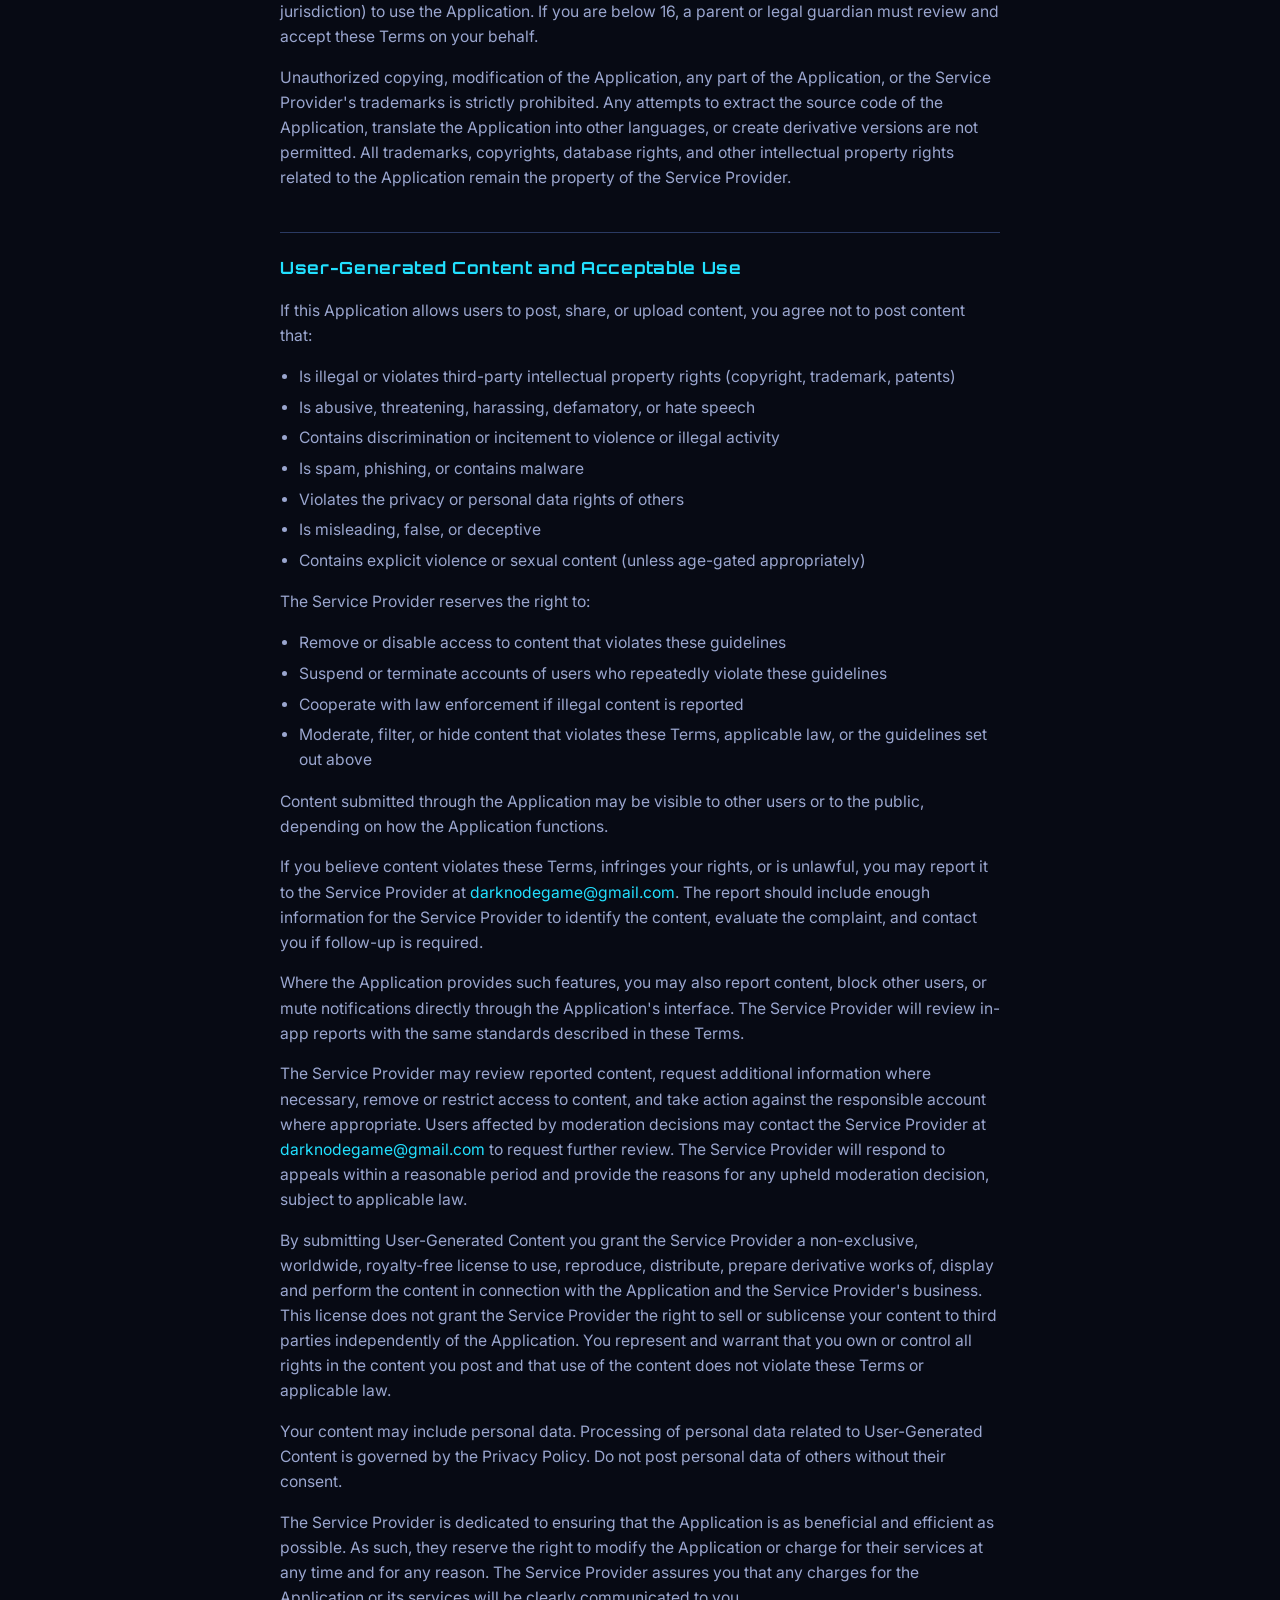
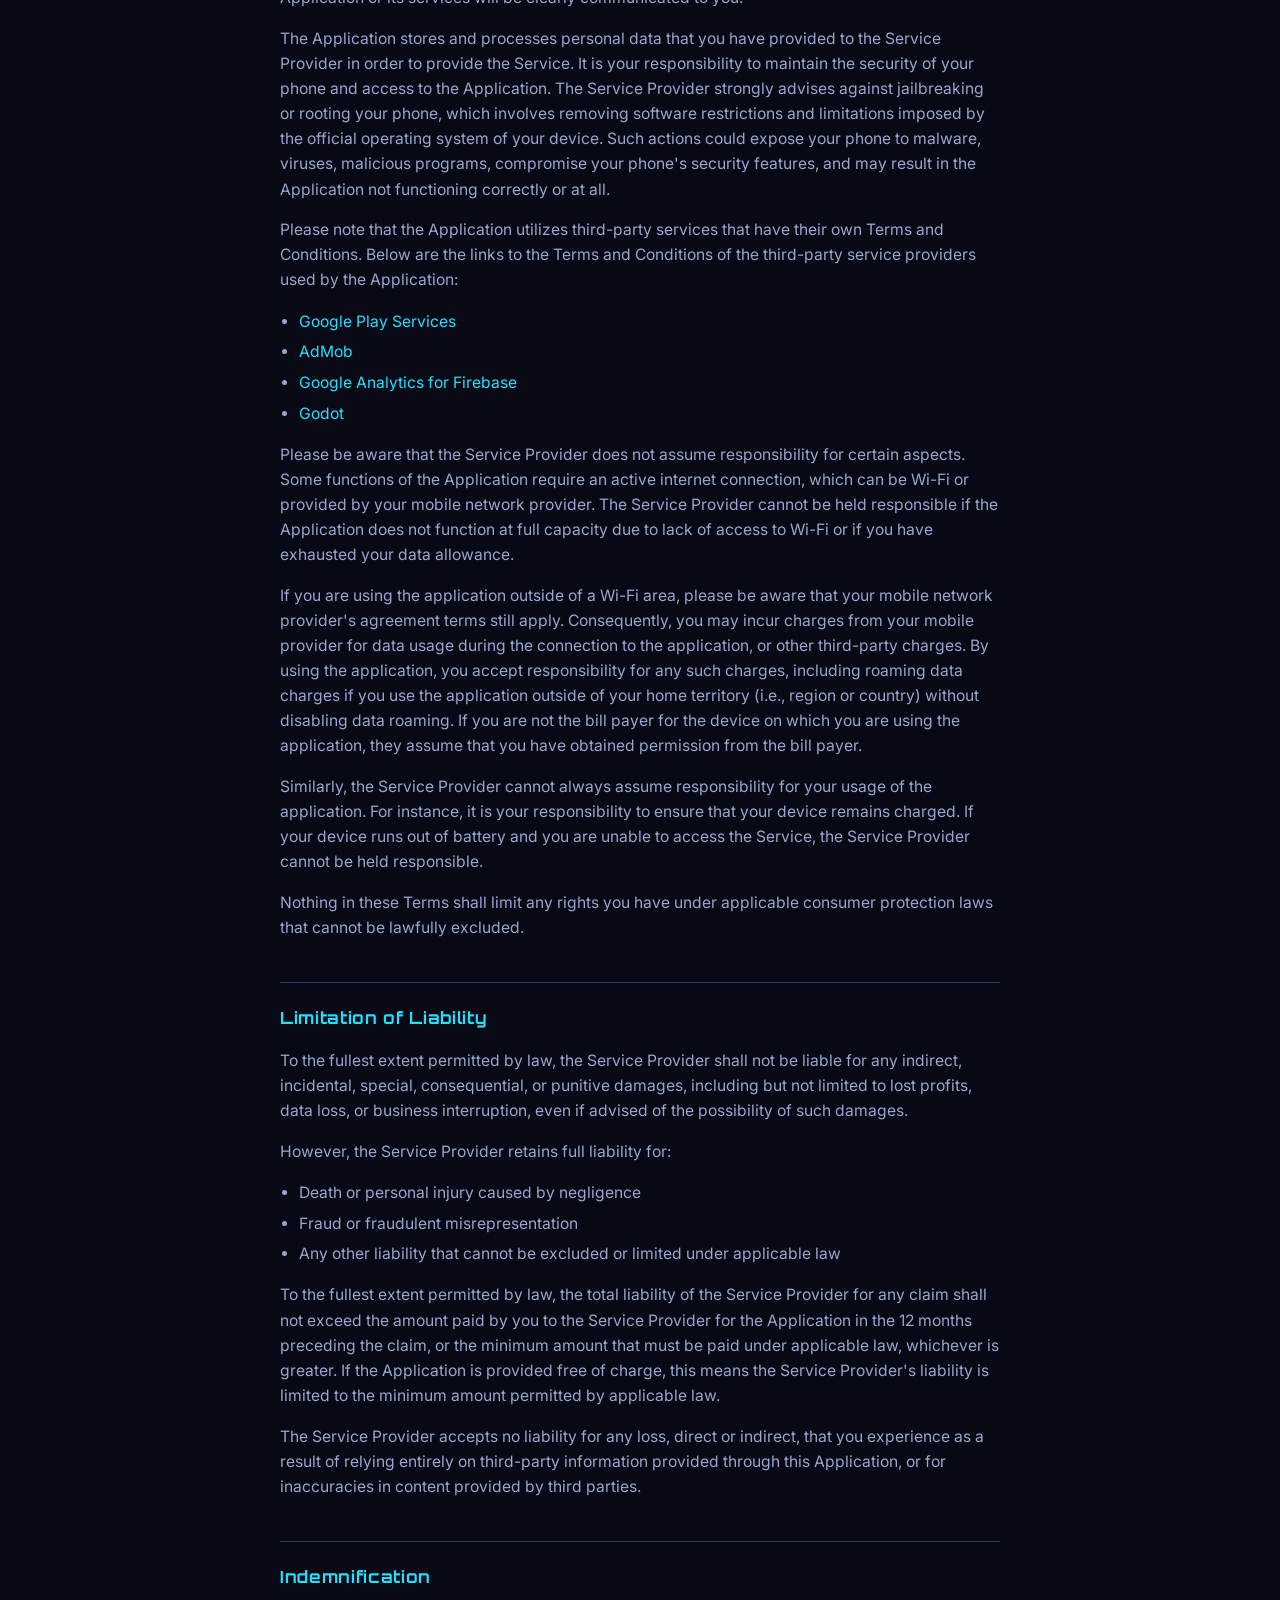
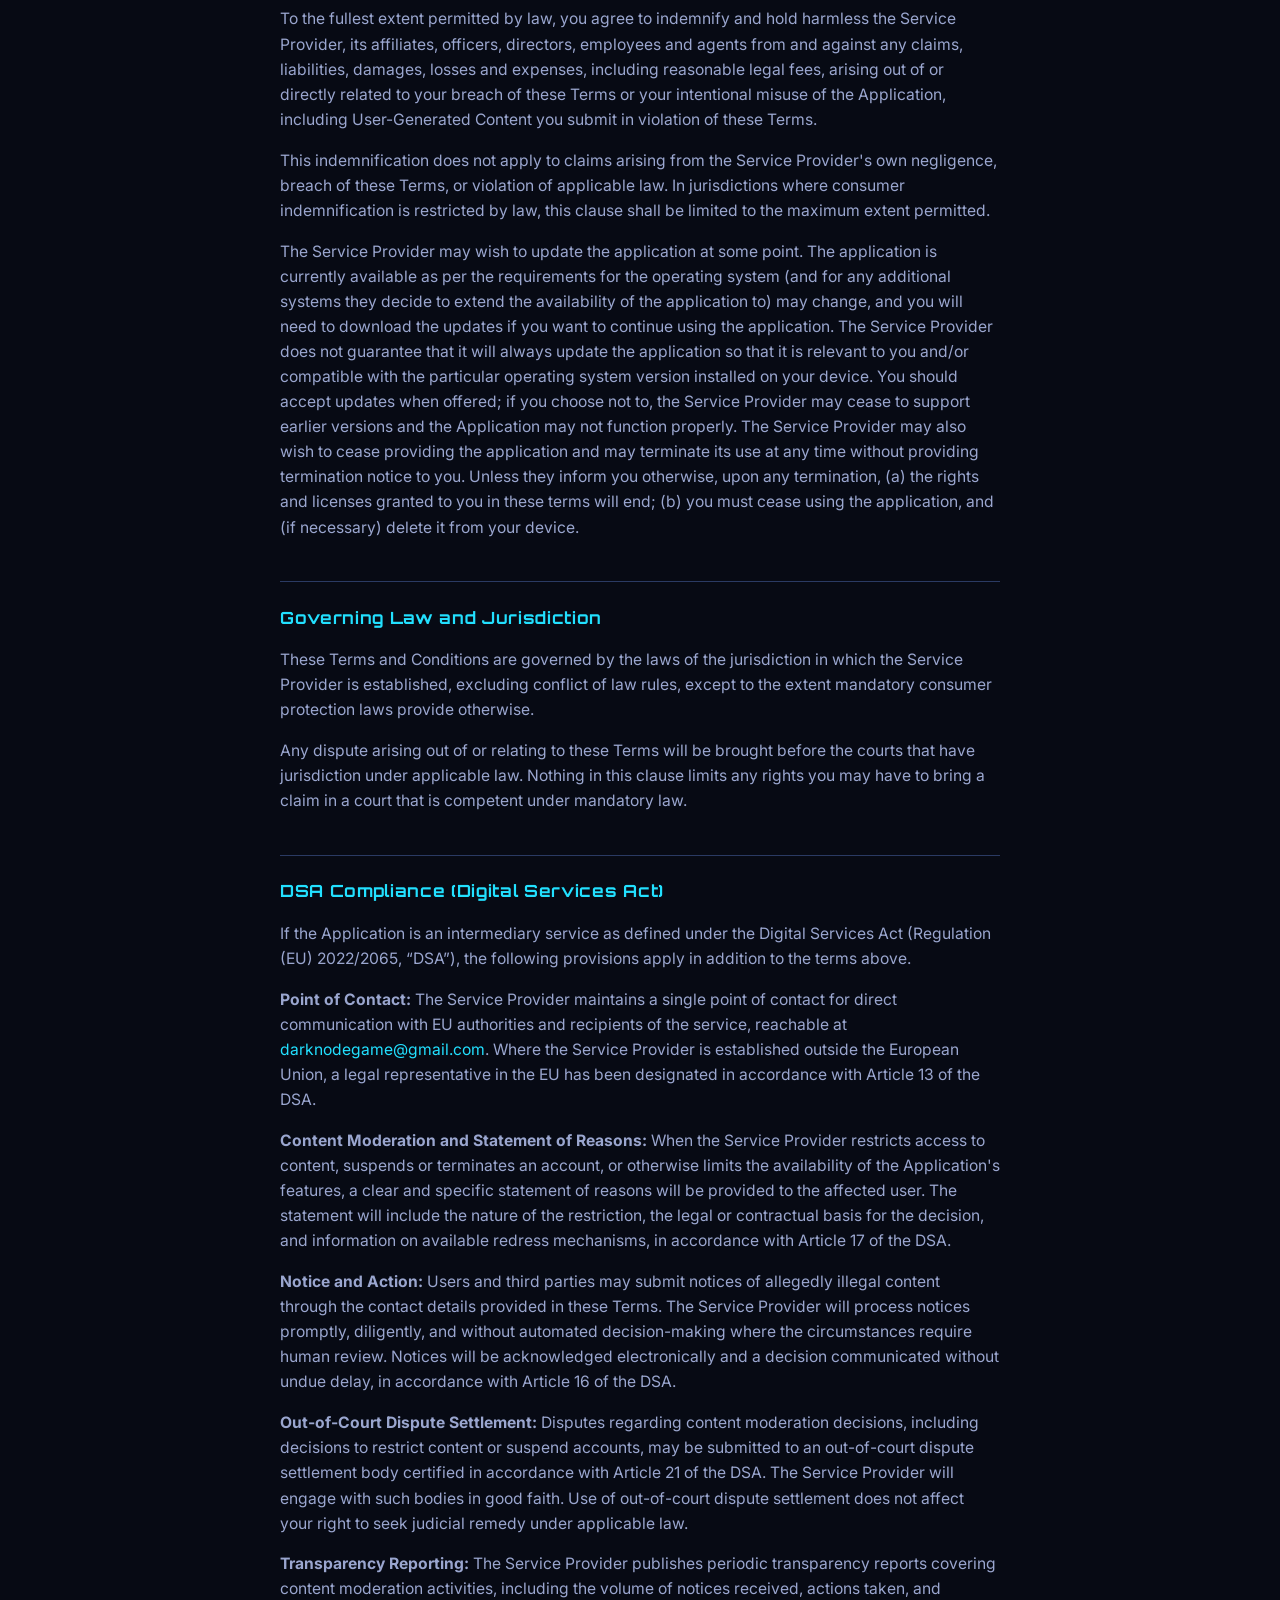
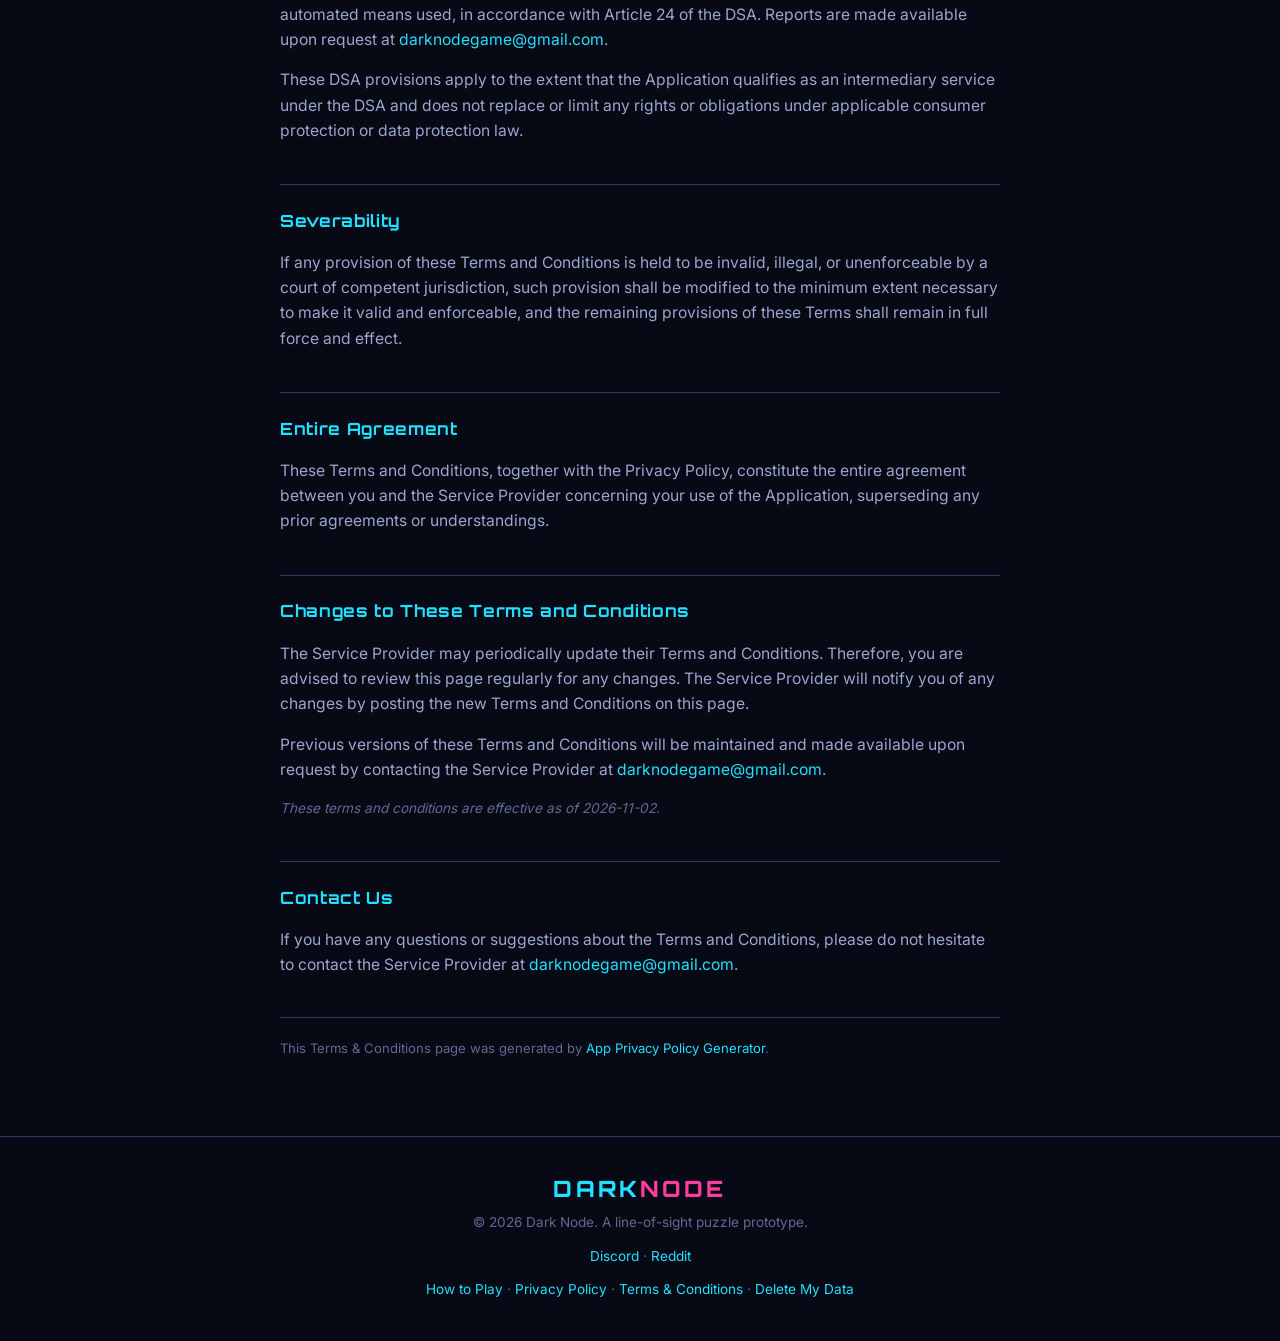
<file: terms.html>
<!DOCTYPE html>
<html lang="en">
<head>
  <meta charset="UTF-8" />
  <meta name="viewport" content="width=device-width, initial-scale=1.0" />
  <title>Terms &amp; Conditions — Dark Node: Initiation</title>
  <meta name="description" content="Terms and Conditions for the Dark Node: Initiation mobile application." />
  <meta name="robots" content="all" />
  <link rel="canonical" href="https://darknodegame.com/terms.html" />

  <link rel="icon" type="image/svg+xml" href="assets/img/logo.svg?v=3" />
  <link rel="stylesheet" href="style.css?v=3" />
</head>
<body>
  <!-- CRT motif overlay (scanlines + vignette), purely decorative -->
  <div class="crt" aria-hidden="true"></div>

  <header class="hero" style="padding-bottom:0;">
    <div class="hero__brand">
      <a href="index.html" style="text-decoration:none;">
        <h1 class="wordmark"><span class="dark">DARK</span><span class="node">NODE</span></h1>
      </a>
      <p class="wordmark__sub">INITIATION</p>
    </div>
  </header>

  <main class="legal">
    <a class="legal__back" href="index.html">&larr; Back to home</a>

    <h1>Terms &amp; Conditions</h1>

    <p>These terms and conditions apply to the Dark Node: Initiation app for mobile devices, together with any related services operated by Michael Dieterle (collectively, the &ldquo;Application&rdquo;). Michael Dieterle is hereby referred to as the &ldquo;Service Provider&rdquo;.</p>
    <p>By downloading or using the Application, you agree to these Terms and Conditions. You should read them carefully before using the Application.</p>

    <h2>License to use the Application</h2>
    <p>Subject to your compliance with these Terms, the Service Provider grants you a limited, non-exclusive, non-transferable, revocable license to install and use the Application on a mobile device for personal or internal business purposes. You may not reproduce, distribute, modify, create derivative works from, reverse engineer, decompile, or disassemble the Application, except as and only to the extent that such activity is expressly permitted by applicable law.</p>

    <p>These Terms also cover the interactive version of Dark Node playable inside a post on Reddit (built on Reddit's Developer Platform). Your use of that version is additionally subject to <a href="https://www.redditinc.com/policies/user-agreement" target="_blank" rel="noopener noreferrer">Reddit's User Agreement</a> and <a href="https://developers.reddit.com/docs/guidelines" target="_blank" rel="noopener noreferrer">Developer Platform terms</a>.</p>

    <h2>Intellectual Property</h2>
    <p>The Service Provider retains all intellectual property rights in the Application, including its code, design, trademarks, service marks, trade names, logos, and branding (the &ldquo;IP&rdquo;). Nothing in these Terms grants you any license or right to use the Service Provider's trademarks, logos, or branding for any purpose. You agree not to remove, alter, or obscure any copyright, trademark, or other proprietary notices displayed in or on the Application.</p>

    <h2>Termination</h2>
    <p>The Service Provider may suspend your access to the Application or services if you materially breach these Terms. The Service Provider will provide you with written notice of the breach and, where the breach is capable of cure, you will have 14 days from receipt of notice to remedy the breach. If you fail to cure the breach within that period, the Service Provider may terminate your access.</p>
    <p>The Service Provider may suspend or terminate your access immediately without notice if you violate applicable law, infringe intellectual property rights, or engage in activity that could cause harm to other users or the Service Provider.</p>
    <p>Upon termination, your right to use the Application will end and you must delete all copies from your devices.</p>
    <p>By accessing and using this Application, you represent that you are legally permitted to use it in your jurisdiction. You must be at least 16 years of age (the age of digital consent in your jurisdiction) to use the Application. If you are below 16, a parent or legal guardian must review and accept these Terms on your behalf.</p>
    <p>Unauthorized copying, modification of the Application, any part of the Application, or the Service Provider's trademarks is strictly prohibited. Any attempts to extract the source code of the Application, translate the Application into other languages, or create derivative versions are not permitted. All trademarks, copyrights, database rights, and other intellectual property rights related to the Application remain the property of the Service Provider.</p>

    <h2>User-Generated Content and Acceptable Use</h2>
    <p>If this Application allows users to post, share, or upload content, you agree not to post content that:</p>
    <ul>
      <li>Is illegal or violates third-party intellectual property rights (copyright, trademark, patents)</li>
      <li>Is abusive, threatening, harassing, defamatory, or hate speech</li>
      <li>Contains discrimination or incitement to violence or illegal activity</li>
      <li>Is spam, phishing, or contains malware</li>
      <li>Violates the privacy or personal data rights of others</li>
      <li>Is misleading, false, or deceptive</li>
      <li>Contains explicit violence or sexual content (unless age-gated appropriately)</li>
    </ul>
    <p>The Service Provider reserves the right to:</p>
    <ul>
      <li>Remove or disable access to content that violates these guidelines</li>
      <li>Suspend or terminate accounts of users who repeatedly violate these guidelines</li>
      <li>Cooperate with law enforcement if illegal content is reported</li>
      <li>Moderate, filter, or hide content that violates these Terms, applicable law, or the guidelines set out above</li>
    </ul>
    <p>Content submitted through the Application may be visible to other users or to the public, depending on how the Application functions.</p>
    <p>If you believe content violates these Terms, infringes your rights, or is unlawful, you may report it to the Service Provider at <a href="mailto:darknodegame@gmail.com">darknodegame@gmail.com</a>. The report should include enough information for the Service Provider to identify the content, evaluate the complaint, and contact you if follow-up is required.</p>
    <p>Where the Application provides such features, you may also report content, block other users, or mute notifications directly through the Application's interface. The Service Provider will review in-app reports with the same standards described in these Terms.</p>
    <p>The Service Provider may review reported content, request additional information where necessary, remove or restrict access to content, and take action against the responsible account where appropriate. Users affected by moderation decisions may contact the Service Provider at <a href="mailto:darknodegame@gmail.com">darknodegame@gmail.com</a> to request further review. The Service Provider will respond to appeals within a reasonable period and provide the reasons for any upheld moderation decision, subject to applicable law.</p>
    <p>By submitting User-Generated Content you grant the Service Provider a non-exclusive, worldwide, royalty-free license to use, reproduce, distribute, prepare derivative works of, display and perform the content in connection with the Application and the Service Provider's business. This license does not grant the Service Provider the right to sell or sublicense your content to third parties independently of the Application. You represent and warrant that you own or control all rights in the content you post and that use of the content does not violate these Terms or applicable law.</p>
    <p>Your content may include personal data. Processing of personal data related to User-Generated Content is governed by the Privacy Policy. Do not post personal data of others without their consent.</p>

    <p>The Service Provider is dedicated to ensuring that the Application is as beneficial and efficient as possible. As such, they reserve the right to modify the Application or charge for their services at any time and for any reason. The Service Provider assures you that any charges for the Application or its services will be clearly communicated to you.</p>
    <p>The Application stores and processes personal data that you have provided to the Service Provider in order to provide the Service. It is your responsibility to maintain the security of your phone and access to the Application. The Service Provider strongly advises against jailbreaking or rooting your phone, which involves removing software restrictions and limitations imposed by the official operating system of your device. Such actions could expose your phone to malware, viruses, malicious programs, compromise your phone's security features, and may result in the Application not functioning correctly or at all.</p>

    <p>Please note that the Application utilizes third-party services that have their own Terms and Conditions. Below are the links to the Terms and Conditions of the third-party service providers used by the Application:</p>
    <ul>
      <li><a href="https://policies.google.com/terms" target="_blank" rel="noopener noreferrer">Google Play Services</a></li>
      <li><a href="https://developers.google.com/admob/terms" target="_blank" rel="noopener noreferrer">AdMob</a></li>
      <li><a href="https://firebase.google.com/terms/" target="_blank" rel="noopener noreferrer">Google Analytics for Firebase</a></li>
      <li><a href="https://godotengine.org/license" target="_blank" rel="noopener noreferrer">Godot</a></li>
    </ul>

    <p>Please be aware that the Service Provider does not assume responsibility for certain aspects. Some functions of the Application require an active internet connection, which can be Wi-Fi or provided by your mobile network provider. The Service Provider cannot be held responsible if the Application does not function at full capacity due to lack of access to Wi-Fi or if you have exhausted your data allowance.</p>
    <p>If you are using the application outside of a Wi-Fi area, please be aware that your mobile network provider's agreement terms still apply. Consequently, you may incur charges from your mobile provider for data usage during the connection to the application, or other third-party charges. By using the application, you accept responsibility for any such charges, including roaming data charges if you use the application outside of your home territory (i.e., region or country) without disabling data roaming. If you are not the bill payer for the device on which you are using the application, they assume that you have obtained permission from the bill payer.</p>
    <p>Similarly, the Service Provider cannot always assume responsibility for your usage of the application. For instance, it is your responsibility to ensure that your device remains charged. If your device runs out of battery and you are unable to access the Service, the Service Provider cannot be held responsible.</p>
    <p>Nothing in these Terms shall limit any rights you have under applicable consumer protection laws that cannot be lawfully excluded.</p>

    <h2>Limitation of Liability</h2>
    <p>To the fullest extent permitted by law, the Service Provider shall not be liable for any indirect, incidental, special, consequential, or punitive damages, including but not limited to lost profits, data loss, or business interruption, even if advised of the possibility of such damages.</p>
    <p>However, the Service Provider retains full liability for:</p>
    <ul>
      <li>Death or personal injury caused by negligence</li>
      <li>Fraud or fraudulent misrepresentation</li>
      <li>Any other liability that cannot be excluded or limited under applicable law</li>
    </ul>
    <p>To the fullest extent permitted by law, the total liability of the Service Provider for any claim shall not exceed the amount paid by you to the Service Provider for the Application in the 12 months preceding the claim, or the minimum amount that must be paid under applicable law, whichever is greater. If the Application is provided free of charge, this means the Service Provider's liability is limited to the minimum amount permitted by applicable law.</p>
    <p>The Service Provider accepts no liability for any loss, direct or indirect, that you experience as a result of relying entirely on third-party information provided through this Application, or for inaccuracies in content provided by third parties.</p>

    <h2>Indemnification</h2>
    <p>To the fullest extent permitted by law, you agree to indemnify and hold harmless the Service Provider, its affiliates, officers, directors, employees and agents from and against any claims, liabilities, damages, losses and expenses, including reasonable legal fees, arising out of or directly related to your breach of these Terms or your intentional misuse of the Application, including User-Generated Content you submit in violation of these Terms.</p>
    <p>This indemnification does not apply to claims arising from the Service Provider's own negligence, breach of these Terms, or violation of applicable law. In jurisdictions where consumer indemnification is restricted by law, this clause shall be limited to the maximum extent permitted.</p>

    <p>The Service Provider may wish to update the application at some point. The application is currently available as per the requirements for the operating system (and for any additional systems they decide to extend the availability of the application to) may change, and you will need to download the updates if you want to continue using the application. The Service Provider does not guarantee that it will always update the application so that it is relevant to you and/or compatible with the particular operating system version installed on your device. You should accept updates when offered; if you choose not to, the Service Provider may cease to support earlier versions and the Application may not function properly. The Service Provider may also wish to cease providing the application and may terminate its use at any time without providing termination notice to you. Unless they inform you otherwise, upon any termination, (a) the rights and licenses granted to you in these terms will end; (b) you must cease using the application, and (if necessary) delete it from your device.</p>

    <h2>Governing Law and Jurisdiction</h2>
    <p>These Terms and Conditions are governed by the laws of the jurisdiction in which the Service Provider is established, excluding conflict of law rules, except to the extent mandatory consumer protection laws provide otherwise.</p>
    <p>Any dispute arising out of or relating to these Terms will be brought before the courts that have jurisdiction under applicable law. Nothing in this clause limits any rights you may have to bring a claim in a court that is competent under mandatory law.</p>

    <h2>DSA Compliance (Digital Services Act)</h2>
    <p>If the Application is an intermediary service as defined under the Digital Services Act (Regulation (EU) 2022/2065, &ldquo;DSA&rdquo;), the following provisions apply in addition to the terms above.</p>
    <p><strong>Point of Contact:</strong> The Service Provider maintains a single point of contact for direct communication with EU authorities and recipients of the service, reachable at <a href="mailto:darknodegame@gmail.com">darknodegame@gmail.com</a>. Where the Service Provider is established outside the European Union, a legal representative in the EU has been designated in accordance with Article 13 of the DSA.</p>
    <p><strong>Content Moderation and Statement of Reasons:</strong> When the Service Provider restricts access to content, suspends or terminates an account, or otherwise limits the availability of the Application's features, a clear and specific statement of reasons will be provided to the affected user. The statement will include the nature of the restriction, the legal or contractual basis for the decision, and information on available redress mechanisms, in accordance with Article 17 of the DSA.</p>
    <p><strong>Notice and Action:</strong> Users and third parties may submit notices of allegedly illegal content through the contact details provided in these Terms. The Service Provider will process notices promptly, diligently, and without automated decision-making where the circumstances require human review. Notices will be acknowledged electronically and a decision communicated without undue delay, in accordance with Article 16 of the DSA.</p>
    <p><strong>Out-of-Court Dispute Settlement:</strong> Disputes regarding content moderation decisions, including decisions to restrict content or suspend accounts, may be submitted to an out-of-court dispute settlement body certified in accordance with Article 21 of the DSA. The Service Provider will engage with such bodies in good faith. Use of out-of-court dispute settlement does not affect your right to seek judicial remedy under applicable law.</p>
    <p><strong>Transparency Reporting:</strong> The Service Provider publishes periodic transparency reports covering content moderation activities, including the volume of notices received, actions taken, and automated means used, in accordance with Article 24 of the DSA. Reports are made available upon request at <a href="mailto:darknodegame@gmail.com">darknodegame@gmail.com</a>.</p>
    <p>These DSA provisions apply to the extent that the Application qualifies as an intermediary service under the DSA and does not replace or limit any rights or obligations under applicable consumer protection or data protection law.</p>

    <h2>Severability</h2>
    <p>If any provision of these Terms and Conditions is held to be invalid, illegal, or unenforceable by a court of competent jurisdiction, such provision shall be modified to the minimum extent necessary to make it valid and enforceable, and the remaining provisions of these Terms shall remain in full force and effect.</p>

    <h2>Entire Agreement</h2>
    <p>These Terms and Conditions, together with the Privacy Policy, constitute the entire agreement between you and the Service Provider concerning your use of the Application, superseding any prior agreements or understandings.</p>

    <h2>Changes to These Terms and Conditions</h2>
    <p>The Service Provider may periodically update their Terms and Conditions. Therefore, you are advised to review this page regularly for any changes. The Service Provider will notify you of any changes by posting the new Terms and Conditions on this page.</p>
    <p>Previous versions of these Terms and Conditions will be maintained and made available upon request by contacting the Service Provider at <a href="mailto:darknodegame@gmail.com">darknodegame@gmail.com</a>.</p>
    <p class="legal__meta">These terms and conditions are effective as of 2026-11-02.</p>

    <h2>Contact Us</h2>
    <p>If you have any questions or suggestions about the Terms and Conditions, please do not hesitate to contact the Service Provider at <a href="mailto:darknodegame@gmail.com">darknodegame@gmail.com</a>.</p>

    <hr />
    <p class="legal__gen">This Terms &amp; Conditions page was generated by <a href="https://app-privacy-policy-generator.nisrulz.com/" target="_blank" rel="noopener noreferrer">App Privacy Policy Generator</a>.</p>
  </main>

  <footer class="site-footer">
    <p class="wordmark wordmark--mini"><span class="dark">DARK</span><span class="node">NODE</span></p>
    <p class="site-footer__copy">© 2026 Dark Node. A line-of-sight puzzle prototype.</p>
    <p class="site-footer__copy"><a href="https://discord.gg/jfYx4QfAzm" target="_blank" rel="noopener noreferrer">Discord</a> · <a href="https://reddit.com/r/darknodegame" target="_blank" rel="noopener noreferrer">Reddit</a></p>
    <p class="site-footer__copy"><a href="rules.html">How to Play</a> · <a href="privacy.html">Privacy Policy</a> · <a href="terms.html">Terms &amp; Conditions</a> · <a href="delete-data.html">Delete My Data</a></p>
  </footer>
</body>
</html>
</file>
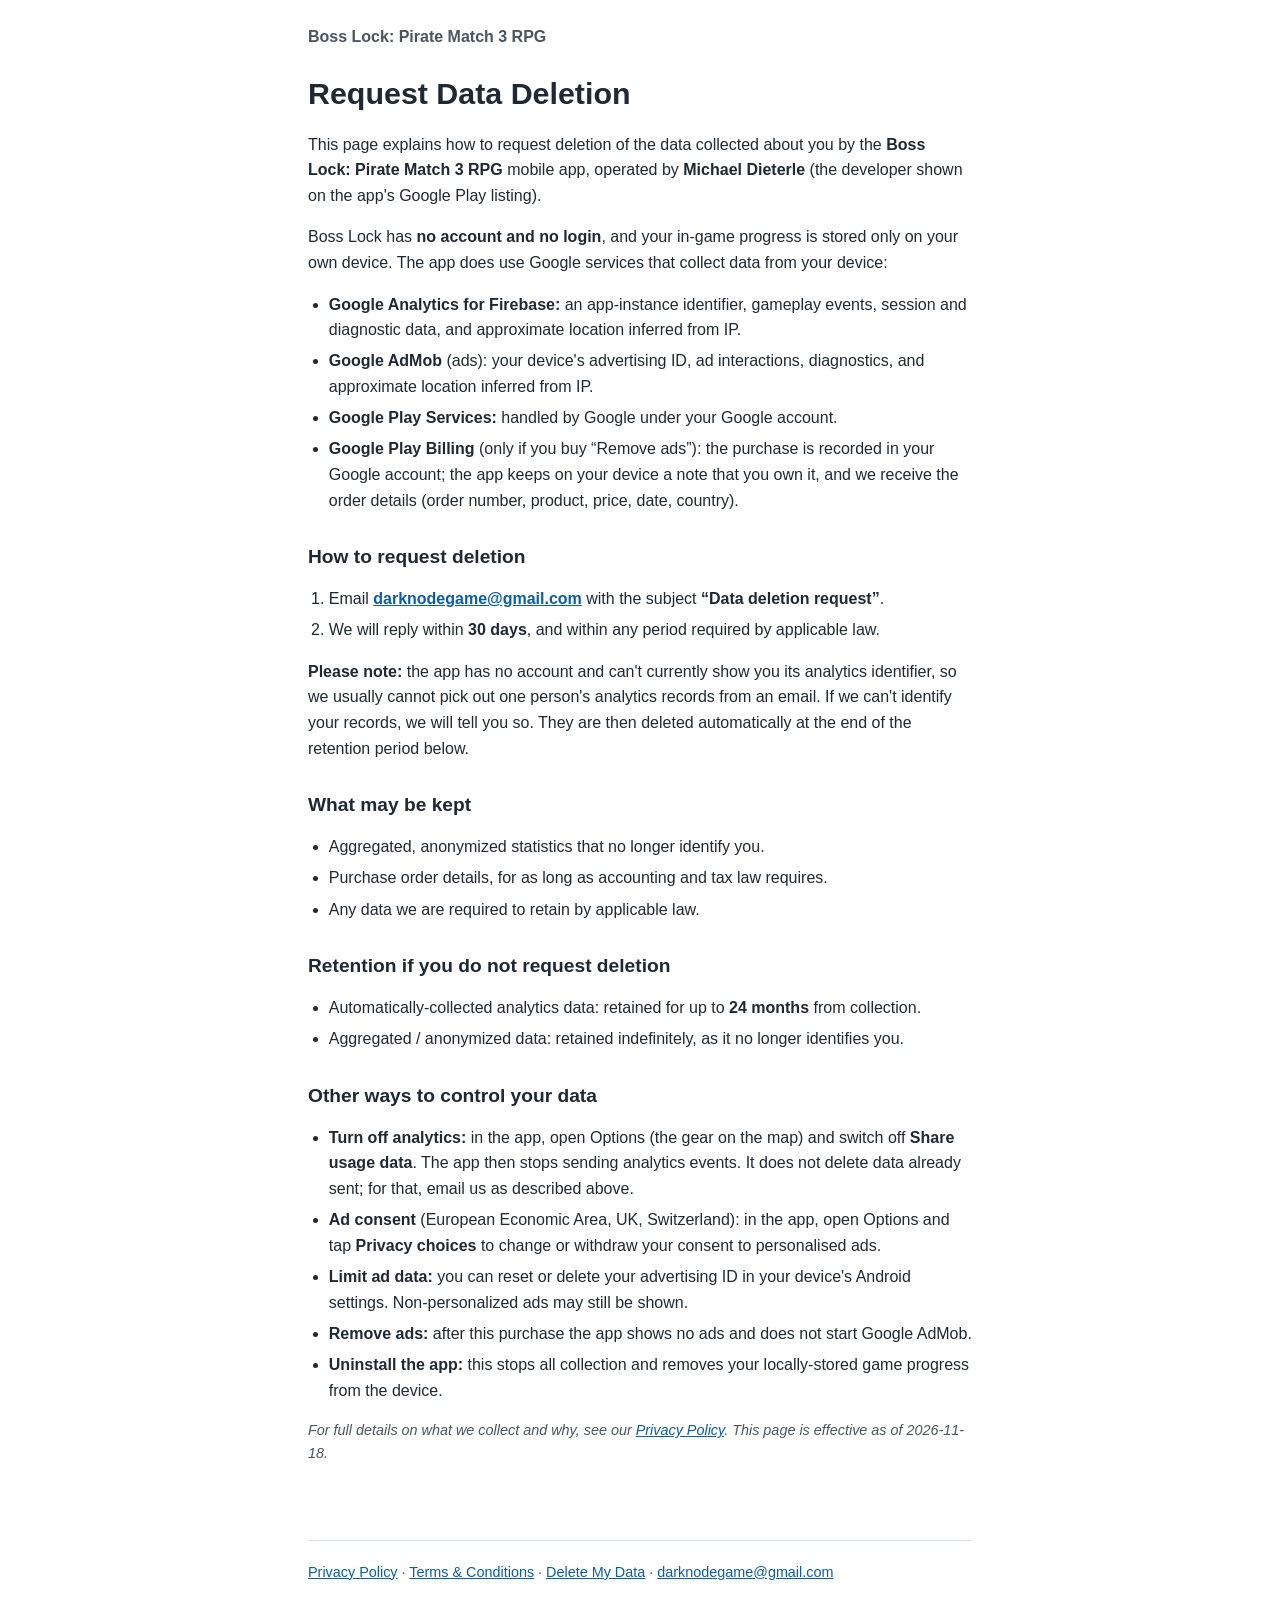
<file: bosslock/delete-data.html>
<!DOCTYPE html>
<html lang="en">
<head>
  <meta charset="UTF-8" />
  <meta name="viewport" content="width=device-width, initial-scale=1.0" />
  <title>Request Data Deletion — Boss Lock: Pirate Match 3 RPG</title>
  <meta name="description" content="How to request deletion of data collected by the Boss Lock: Pirate Match 3 RPG mobile app." />
  <meta name="robots" content="all" />
  <link rel="canonical" href="https://darknodegame.com/bosslock/delete-data.html" />
  <link rel="icon" href="data:," />
  <link rel="stylesheet" href="style.css" />
</head>
<body>
  <header class="site-header">
    <p>Boss Lock: Pirate Match 3 RPG</p>
  </header>

  <main>
    <h1>Request Data Deletion</h1>

    <p>This page explains how to request deletion of the data collected about you by the <strong>Boss Lock: Pirate Match 3 RPG</strong> mobile app, operated by <strong>Michael Dieterle</strong> (the developer shown on the app's Google Play listing).</p>
    <p>Boss Lock has <strong>no account and no login</strong>, and your in-game progress is stored only on your own device. The app does use Google services that collect data from your device:</p>
    <ul>
      <li><strong>Google Analytics for Firebase:</strong> an app-instance identifier, gameplay events, session and diagnostic data, and approximate location inferred from IP.</li>
      <li><strong>Google AdMob</strong> (ads): your device's advertising ID, ad interactions, diagnostics, and approximate location inferred from IP.</li>
      <li><strong>Google Play Services:</strong> handled by Google under your Google account.</li>
      <li><strong>Google Play Billing</strong> (only if you buy &ldquo;Remove ads&rdquo;): the purchase is recorded in your Google account; the app keeps on your device a note that you own it, and we receive the order details (order number, product, price, date, country).</li>
    </ul>

    <h2>How to request deletion</h2>
    <ol>
      <li>Email <a href="mailto:darknodegame@gmail.com?subject=Data%20deletion%20request%20%E2%80%94%20Boss%20Lock"><strong>darknodegame@gmail.com</strong></a> with the subject <strong>&ldquo;Data deletion request&rdquo;</strong>.</li>
      <li>We will reply within <strong>30 days</strong>, and within any period required by applicable law.</li>
    </ol>
    <p><strong>Please note:</strong> the app has no account and can't currently show you its analytics identifier, so we usually cannot pick out one person's analytics records from an email. If we can't identify your records, we will tell you so. They are then deleted automatically at the end of the retention period below.</p>

    <h2>What may be kept</h2>
    <ul>
      <li>Aggregated, anonymized statistics that no longer identify you.</li>
      <li>Purchase order details, for as long as accounting and tax law requires.</li>
      <li>Any data we are required to retain by applicable law.</li>
    </ul>

    <h2>Retention if you do not request deletion</h2>
    <ul>
      <li>Automatically-collected analytics data: retained for up to <strong>24 months</strong> from collection.</li>
      <li>Aggregated / anonymized data: retained indefinitely, as it no longer identifies you.</li>
    </ul>

    <h2>Other ways to control your data</h2>
    <ul>
      <li><strong>Turn off analytics:</strong> in the app, open Options (the gear on the map) and switch off <strong>Share usage data</strong>. The app then stops sending analytics events. It does not delete data already sent; for that, email us as described above.</li>
      <li><strong>Ad consent</strong> (European Economic Area, UK, Switzerland): in the app, open Options and tap <strong>Privacy choices</strong> to change or withdraw your consent to personalised ads.</li>
      <li><strong>Limit ad data:</strong> you can reset or delete your advertising ID in your device's Android settings. Non-personalized ads may still be shown.</li>
      <li><strong>Remove ads:</strong> after this purchase the app shows no ads and does not start Google AdMob.</li>
      <li><strong>Uninstall the app:</strong> this stops all collection and removes your locally-stored game progress from the device.</li>
    </ul>

    <p class="meta">For full details on what we collect and why, see our <a href="privacy.html">Privacy Policy</a>. This page is effective as of 2026-11-18.</p>
  </main>

  <footer class="site-footer">
    <p><a href="privacy.html">Privacy Policy</a> · <a href="terms.html">Terms &amp; Conditions</a> · <a href="delete-data.html">Delete My Data</a> · <a href="mailto:darknodegame@gmail.com">darknodegame@gmail.com</a></p>
  </footer>
</body>
</html>
</file>
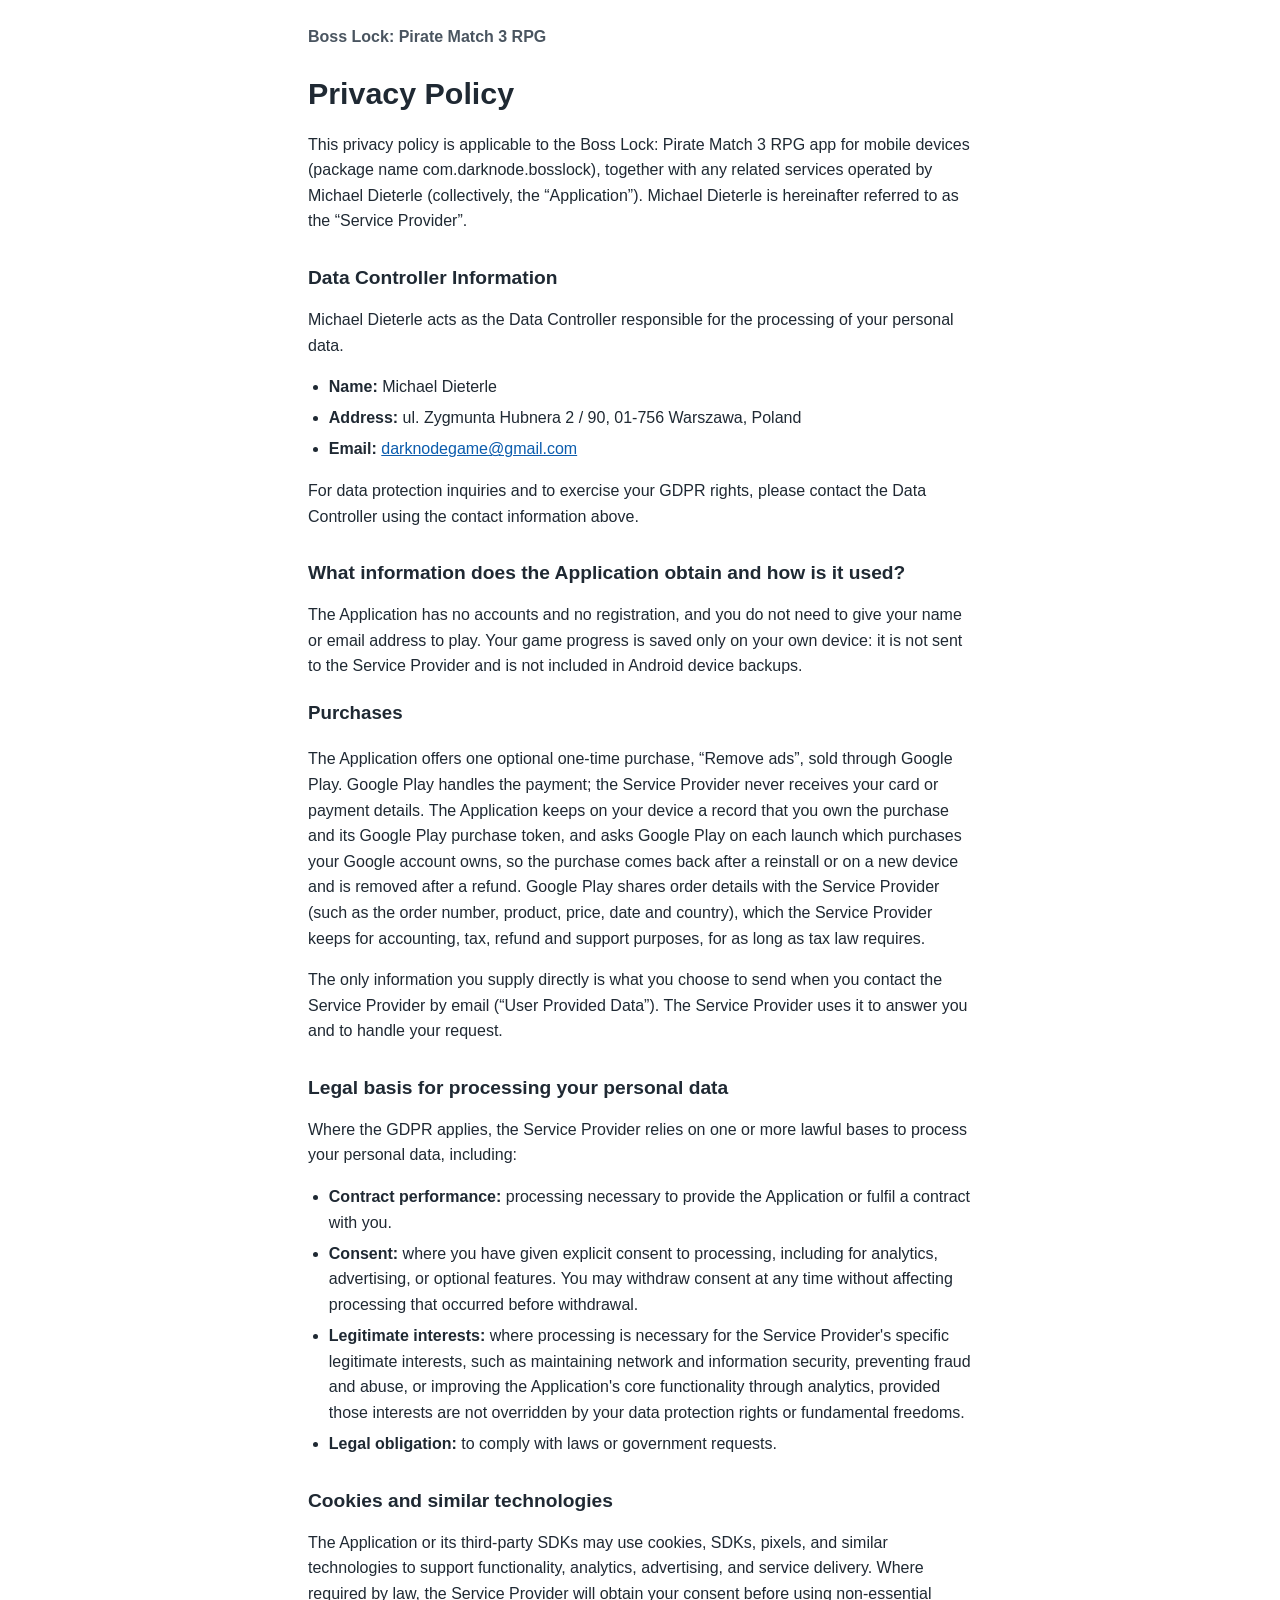
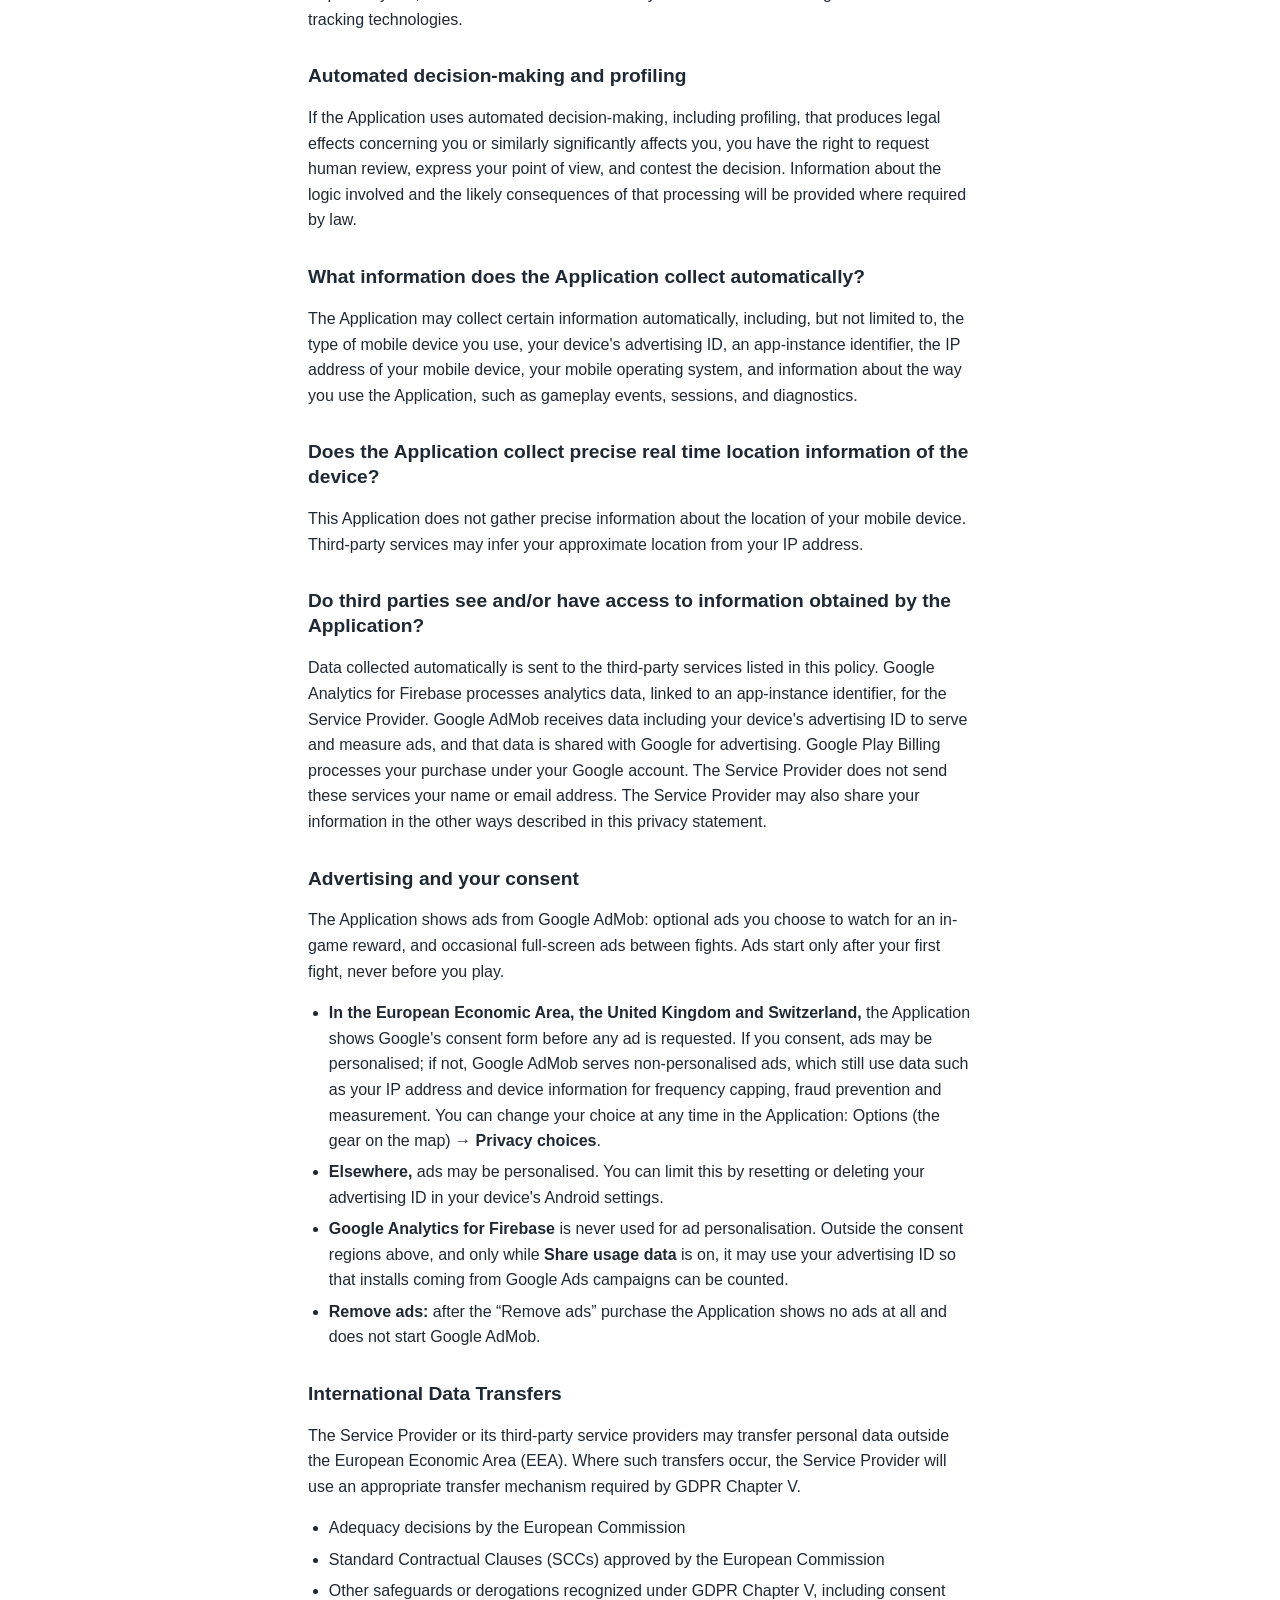
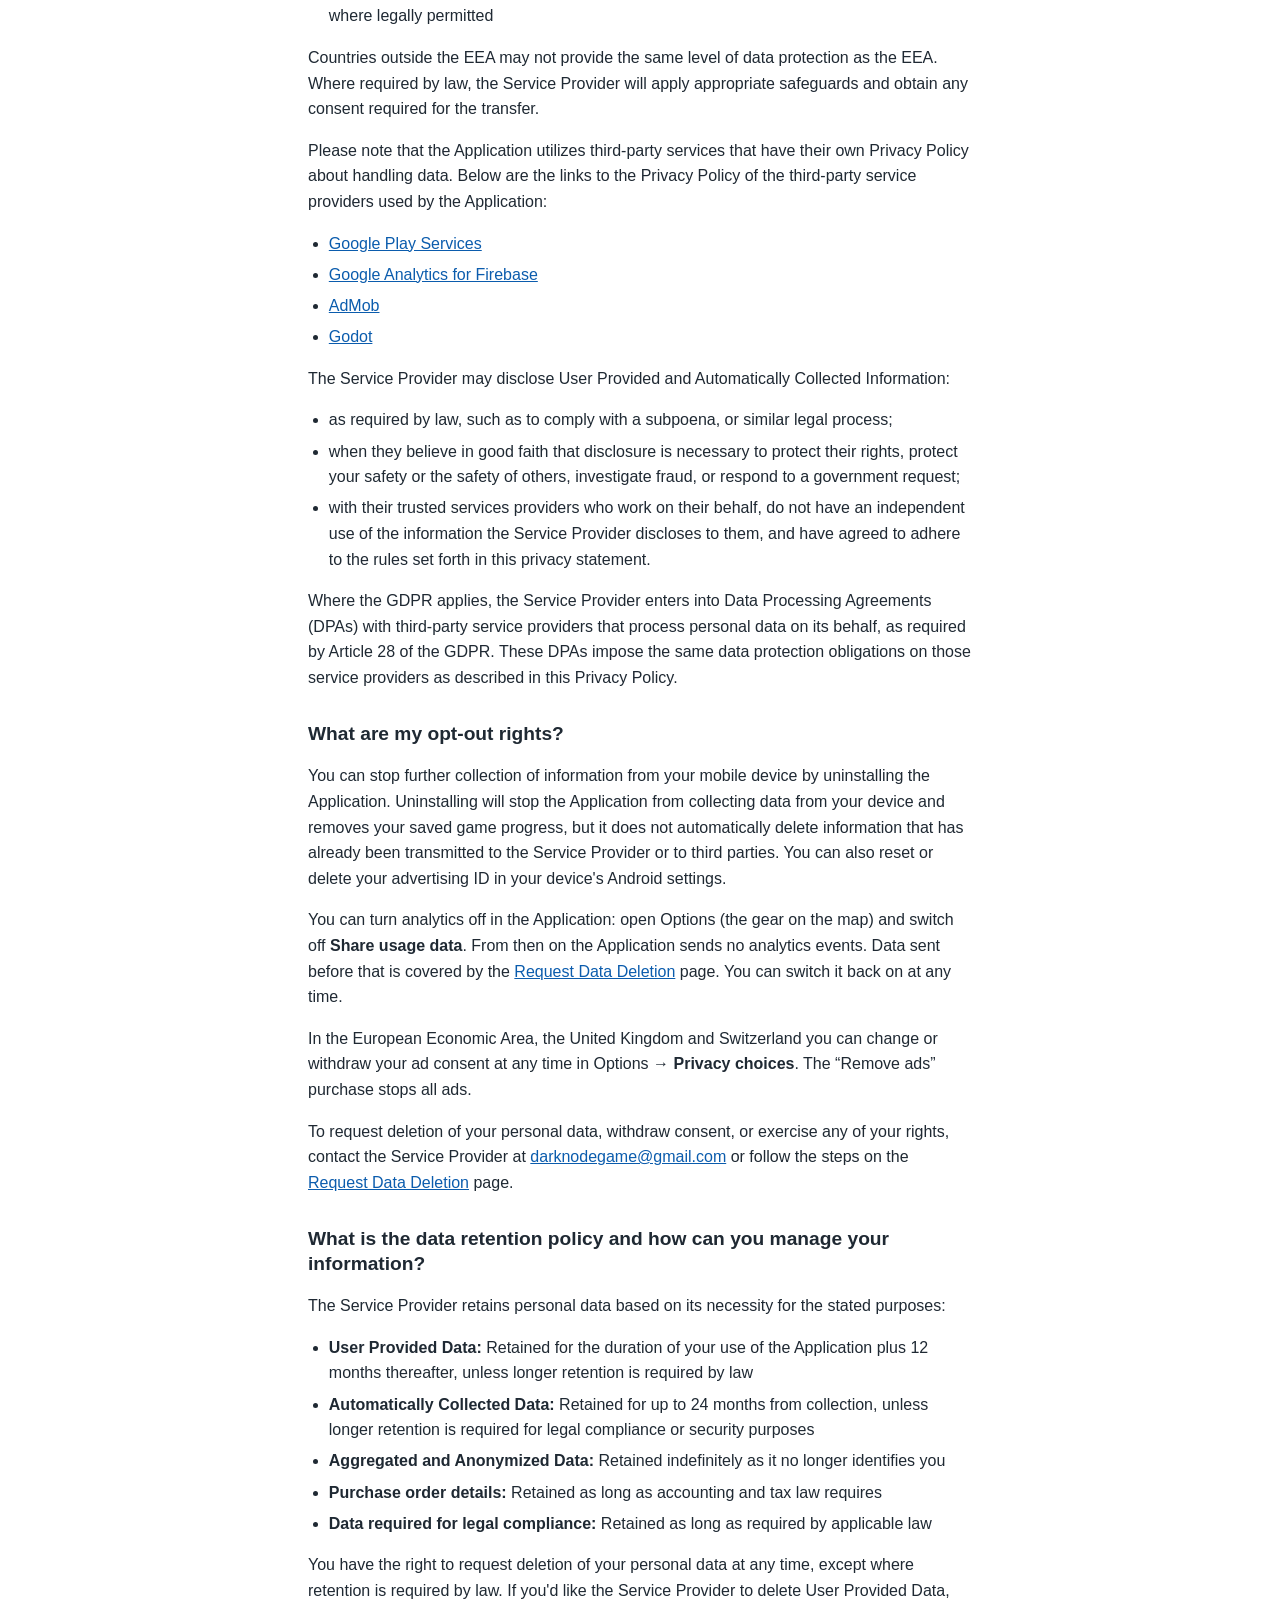
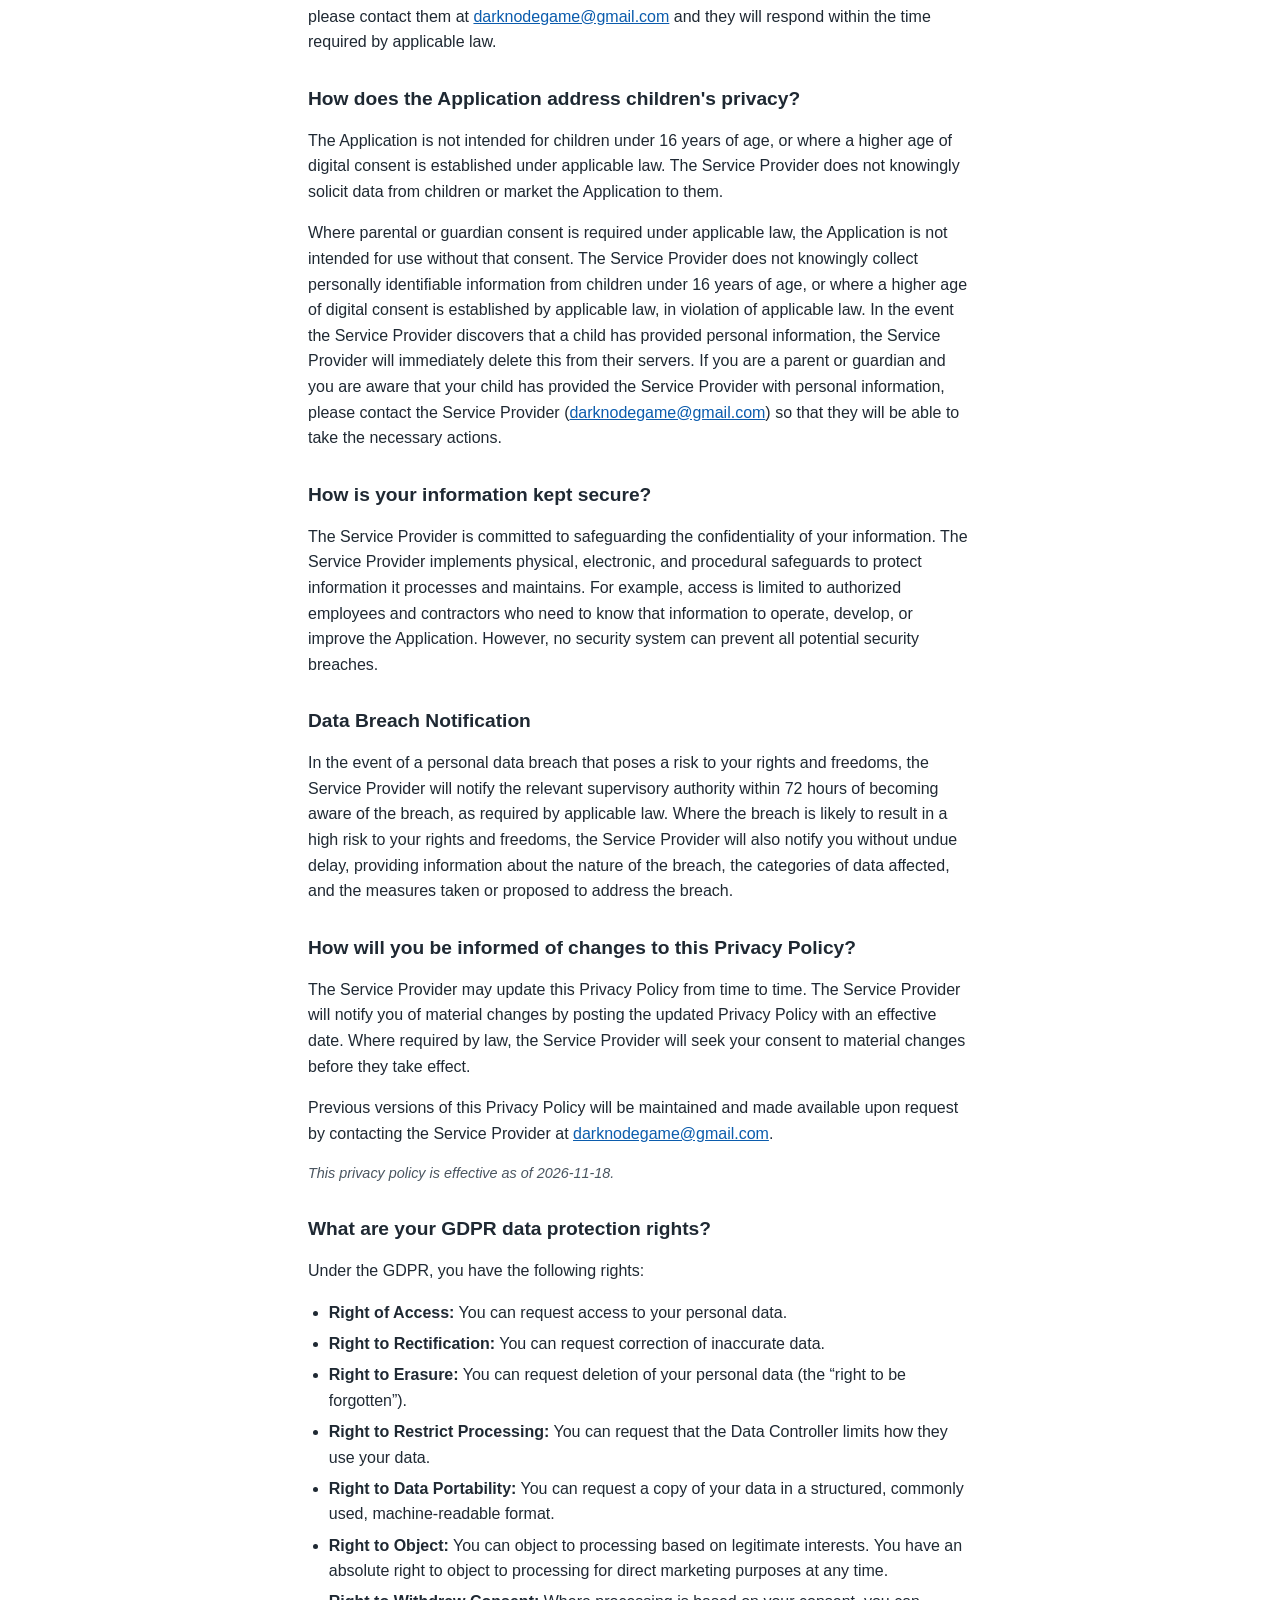
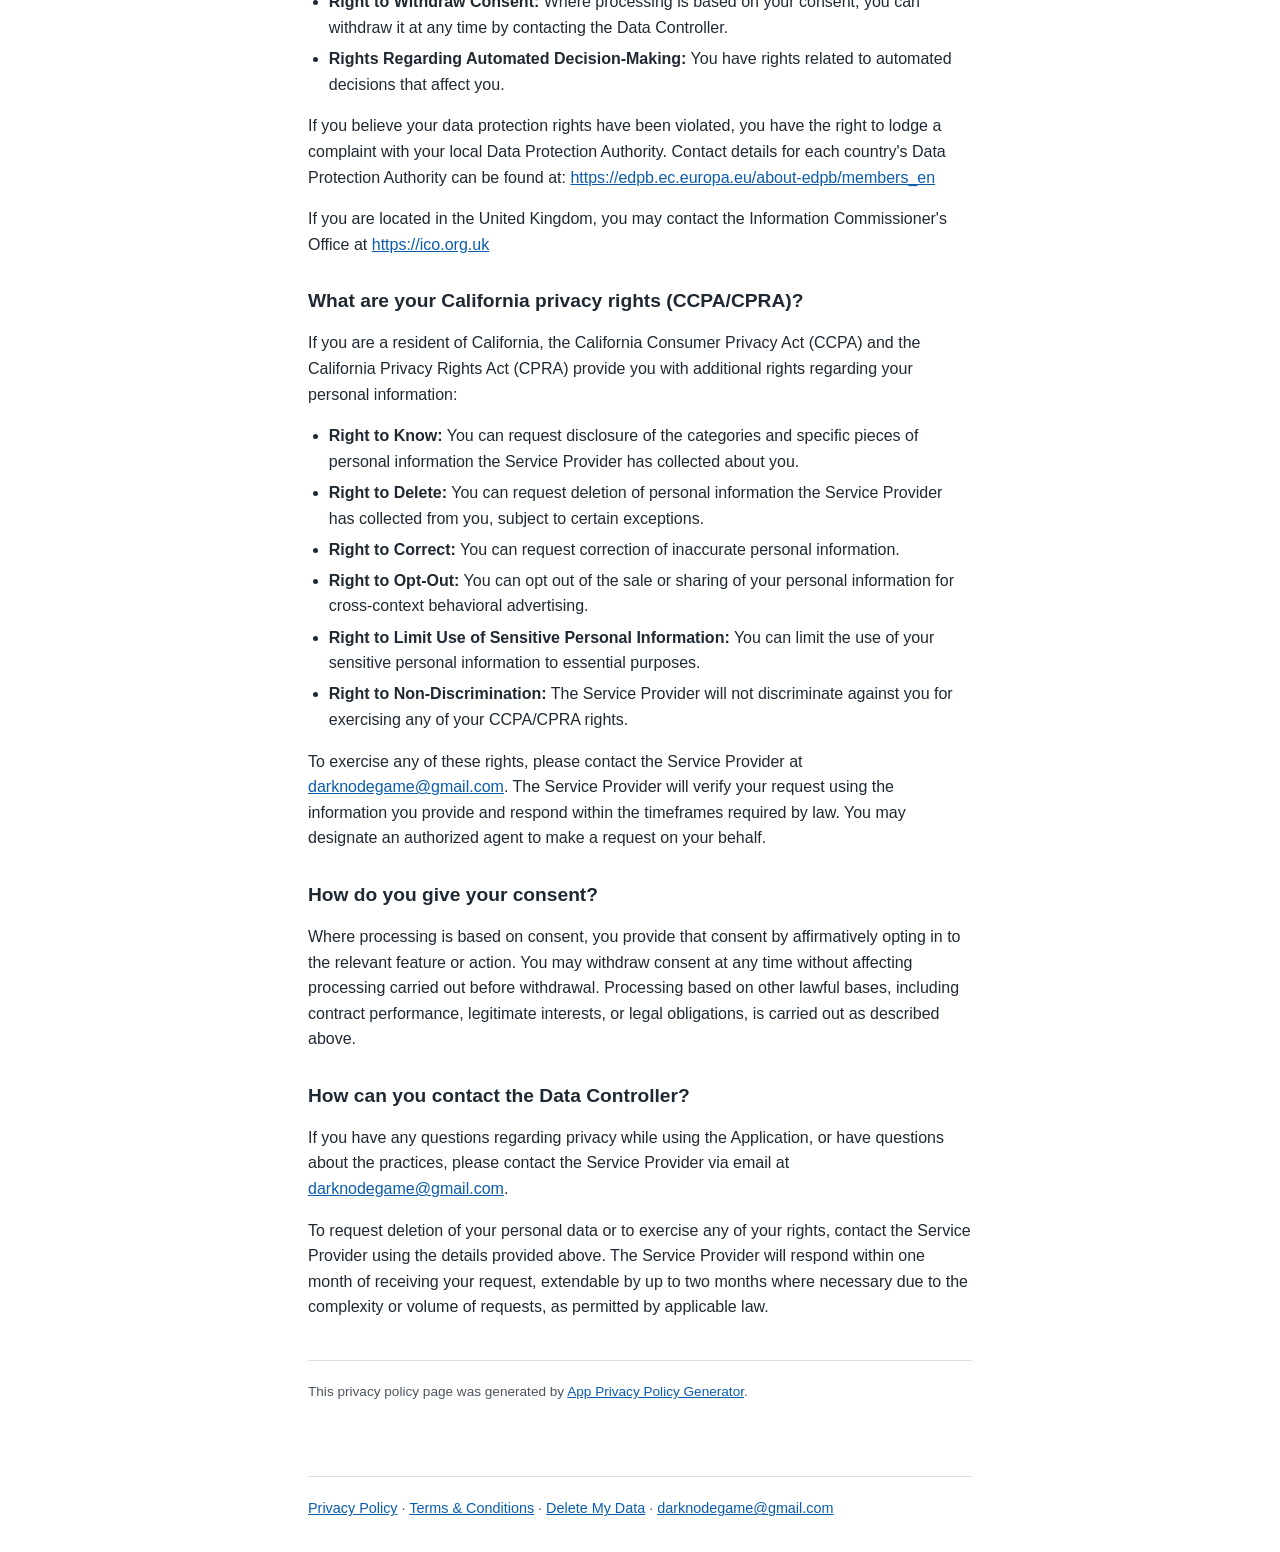
<file: bosslock/privacy.html>
<!DOCTYPE html>
<html lang="en">
<head>
  <meta charset="UTF-8" />
  <meta name="viewport" content="width=device-width, initial-scale=1.0" />
  <title>Privacy Policy — Boss Lock: Pirate Match 3 RPG</title>
  <meta name="description" content="Privacy Policy for the Boss Lock: Pirate Match 3 RPG mobile application." />
  <meta name="robots" content="all" />
  <link rel="canonical" href="https://darknodegame.com/bosslock/privacy.html" />
  <link rel="icon" href="data:," />
  <link rel="stylesheet" href="style.css" />
</head>
<body>
  <header class="site-header">
    <p>Boss Lock: Pirate Match 3 RPG</p>
  </header>

  <main>
    <h1>Privacy Policy</h1>

    <p>This privacy policy is applicable to the Boss Lock: Pirate Match 3 RPG app for mobile devices (package name com.darknode.bosslock), together with any related services operated by Michael Dieterle (collectively, the &ldquo;Application&rdquo;). Michael Dieterle is hereinafter referred to as the &ldquo;Service Provider&rdquo;.</p>

    <h2>Data Controller Information</h2>
    <p>Michael Dieterle acts as the Data Controller responsible for the processing of your personal data.</p>
    <ul>
      <li><strong>Name:</strong> Michael Dieterle</li>
      <li><strong>Address:</strong> ul. Zygmunta Hubnera 2 / 90, 01-756 Warszawa, Poland</li>
      <li><strong>Email:</strong> <a href="mailto:darknodegame@gmail.com">darknodegame@gmail.com</a></li>
    </ul>
    <p>For data protection inquiries and to exercise your GDPR rights, please contact the Data Controller using the contact information above.</p>

    <h2>What information does the Application obtain and how is it used?</h2>
    <p>The Application has no accounts and no registration, and you do not need to give your name or email address to play. Your game progress is saved only on your own device: it is not sent to the Service Provider and is not included in Android device backups.</p>
    <h3>Purchases</h3>
    <p>The Application offers one optional one-time purchase, &ldquo;Remove ads&rdquo;, sold through Google Play. Google Play handles the payment; the Service Provider never receives your card or payment details. The Application keeps on your device a record that you own the purchase and its Google Play purchase token, and asks Google Play on each launch which purchases your Google account owns, so the purchase comes back after a reinstall or on a new device and is removed after a refund. Google Play shares order details with the Service Provider (such as the order number, product, price, date and country), which the Service Provider keeps for accounting, tax, refund and support purposes, for as long as tax law requires.</p>
    <p>The only information you supply directly is what you choose to send when you contact the Service Provider by email (&ldquo;User Provided Data&rdquo;). The Service Provider uses it to answer you and to handle your request.</p>

    <h2>Legal basis for processing your personal data</h2>
    <p>Where the GDPR applies, the Service Provider relies on one or more lawful bases to process your personal data, including:</p>
    <ul>
      <li><strong>Contract performance:</strong> processing necessary to provide the Application or fulfil a contract with you.</li>
      <li><strong>Consent:</strong> where you have given explicit consent to processing, including for analytics, advertising, or optional features. You may withdraw consent at any time without affecting processing that occurred before withdrawal.</li>
      <li><strong>Legitimate interests:</strong> where processing is necessary for the Service Provider's specific legitimate interests, such as maintaining network and information security, preventing fraud and abuse, or improving the Application's core functionality through analytics, provided those interests are not overridden by your data protection rights or fundamental freedoms.</li>
      <li><strong>Legal obligation:</strong> to comply with laws or government requests.</li>
    </ul>

    <h2>Cookies and similar technologies</h2>
    <p>The Application or its third-party SDKs may use cookies, SDKs, pixels, and similar technologies to support functionality, analytics, advertising, and service delivery. Where required by law, the Service Provider will obtain your consent before using non-essential tracking technologies.</p>

    <h2>Automated decision-making and profiling</h2>
    <p>If the Application uses automated decision-making, including profiling, that produces legal effects concerning you or similarly significantly affects you, you have the right to request human review, express your point of view, and contest the decision. Information about the logic involved and the likely consequences of that processing will be provided where required by law.</p>

    <h2>What information does the Application collect automatically?</h2>
    <p>The Application may collect certain information automatically, including, but not limited to, the type of mobile device you use, your device's advertising ID, an app-instance identifier, the IP address of your mobile device, your mobile operating system, and information about the way you use the Application, such as gameplay events, sessions, and diagnostics.</p>

    <h2>Does the Application collect precise real time location information of the device?</h2>
    <p>This Application does not gather precise information about the location of your mobile device. Third-party services may infer your approximate location from your IP address.</p>

    <h2>Do third parties see and/or have access to information obtained by the Application?</h2>
    <p>Data collected automatically is sent to the third-party services listed in this policy. Google Analytics for Firebase processes analytics data, linked to an app-instance identifier, for the Service Provider. Google AdMob receives data including your device's advertising ID to serve and measure ads, and that data is shared with Google for advertising. Google Play Billing processes your purchase under your Google account. The Service Provider does not send these services your name or email address. The Service Provider may also share your information in the other ways described in this privacy statement.</p>

    <h2>Advertising and your consent</h2>
    <p>The Application shows ads from Google AdMob: optional ads you choose to watch for an in-game reward, and occasional full-screen ads between fights. Ads start only after your first fight, never before you play.</p>
    <ul>
      <li><strong>In the European Economic Area, the United Kingdom and Switzerland,</strong> the Application shows Google's consent form before any ad is requested. If you consent, ads may be personalised; if not, Google AdMob serves non-personalised ads, which still use data such as your IP address and device information for frequency capping, fraud prevention and measurement. You can change your choice at any time in the Application: Options (the gear on the map) &rarr; <strong>Privacy choices</strong>.</li>
      <li><strong>Elsewhere,</strong> ads may be personalised. You can limit this by resetting or deleting your advertising ID in your device's Android settings.</li>
      <li><strong>Google Analytics for Firebase</strong> is never used for ad personalisation. Outside the consent regions above, and only while <strong>Share usage data</strong> is on, it may use your advertising ID so that installs coming from Google Ads campaigns can be counted.</li>
      <li><strong>Remove ads:</strong> after the &ldquo;Remove ads&rdquo; purchase the Application shows no ads at all and does not start Google AdMob.</li>
    </ul>

    <h2>International Data Transfers</h2>
    <p>The Service Provider or its third-party service providers may transfer personal data outside the European Economic Area (EEA). Where such transfers occur, the Service Provider will use an appropriate transfer mechanism required by GDPR Chapter V.</p>
    <ul>
      <li>Adequacy decisions by the European Commission</li>
      <li>Standard Contractual Clauses (SCCs) approved by the European Commission</li>
      <li>Other safeguards or derogations recognized under GDPR Chapter V, including consent where legally permitted</li>
    </ul>
    <p>Countries outside the EEA may not provide the same level of data protection as the EEA. Where required by law, the Service Provider will apply appropriate safeguards and obtain any consent required for the transfer.</p>
    <p>Please note that the Application utilizes third-party services that have their own Privacy Policy about handling data. Below are the links to the Privacy Policy of the third-party service providers used by the Application:</p>
    <ul>
      <li><a href="https://www.google.com/policies/privacy/" target="_blank" rel="noopener noreferrer">Google Play Services</a></li>
      <li><a href="https://firebase.google.com/support/privacy" target="_blank" rel="noopener noreferrer">Google Analytics for Firebase</a></li>
      <li><a href="https://policies.google.com/technologies/partner-sites" target="_blank" rel="noopener noreferrer">AdMob</a></li>
      <li><a href="https://godotengine.org/privacy-policy" target="_blank" rel="noopener noreferrer">Godot</a></li>
    </ul>
    <p>The Service Provider may disclose User Provided and Automatically Collected Information:</p>
    <ul>
      <li>as required by law, such as to comply with a subpoena, or similar legal process;</li>
      <li>when they believe in good faith that disclosure is necessary to protect their rights, protect your safety or the safety of others, investigate fraud, or respond to a government request;</li>
      <li>with their trusted services providers who work on their behalf, do not have an independent use of the information the Service Provider discloses to them, and have agreed to adhere to the rules set forth in this privacy statement.</li>
    </ul>
    <p>Where the GDPR applies, the Service Provider enters into Data Processing Agreements (DPAs) with third-party service providers that process personal data on its behalf, as required by Article 28 of the GDPR. These DPAs impose the same data protection obligations on those service providers as described in this Privacy Policy.</p>

    <h2>What are my opt-out rights?</h2>
    <p>You can stop further collection of information from your mobile device by uninstalling the Application. Uninstalling will stop the Application from collecting data from your device and removes your saved game progress, but it does not automatically delete information that has already been transmitted to the Service Provider or to third parties. You can also reset or delete your advertising ID in your device's Android settings.</p>
    <p>You can turn analytics off in the Application: open Options (the gear on the map) and switch off <strong>Share usage data</strong>. From then on the Application sends no analytics events. Data sent before that is covered by the <a href="delete-data.html">Request Data Deletion</a> page. You can switch it back on at any time.</p>
    <p>In the European Economic Area, the United Kingdom and Switzerland you can change or withdraw your ad consent at any time in Options &rarr; <strong>Privacy choices</strong>. The &ldquo;Remove ads&rdquo; purchase stops all ads.</p>
    <p>To request deletion of your personal data, withdraw consent, or exercise any of your rights, contact the Service Provider at <a href="mailto:darknodegame@gmail.com">darknodegame@gmail.com</a> or follow the steps on the <a href="delete-data.html">Request Data Deletion</a> page.</p>

    <h2>What is the data retention policy and how can you manage your information?</h2>
    <p>The Service Provider retains personal data based on its necessity for the stated purposes:</p>
    <ul>
      <li><strong>User Provided Data:</strong> Retained for the duration of your use of the Application plus 12 months thereafter, unless longer retention is required by law</li>
      <li><strong>Automatically Collected Data:</strong> Retained for up to 24 months from collection, unless longer retention is required for legal compliance or security purposes</li>
      <li><strong>Aggregated and Anonymized Data:</strong> Retained indefinitely as it no longer identifies you</li>
      <li><strong>Purchase order details:</strong> Retained as long as accounting and tax law requires</li>
      <li><strong>Data required for legal compliance:</strong> Retained as long as required by applicable law</li>
    </ul>
    <p>You have the right to request deletion of your personal data at any time, except where retention is required by law. If you'd like the Service Provider to delete User Provided Data, please contact them at <a href="mailto:darknodegame@gmail.com">darknodegame@gmail.com</a> and they will respond within the time required by applicable law.</p>

    <h2>How does the Application address children's privacy?</h2>
    <p>The Application is not intended for children under 16 years of age, or where a higher age of digital consent is established under applicable law. The Service Provider does not knowingly solicit data from children or market the Application to them.</p>
    <p>Where parental or guardian consent is required under applicable law, the Application is not intended for use without that consent. The Service Provider does not knowingly collect personally identifiable information from children under 16 years of age, or where a higher age of digital consent is established by applicable law, in violation of applicable law. In the event the Service Provider discovers that a child has provided personal information, the Service Provider will immediately delete this from their servers. If you are a parent or guardian and you are aware that your child has provided the Service Provider with personal information, please contact the Service Provider (<a href="mailto:darknodegame@gmail.com">darknodegame@gmail.com</a>) so that they will be able to take the necessary actions.</p>

    <h2>How is your information kept secure?</h2>
    <p>The Service Provider is committed to safeguarding the confidentiality of your information. The Service Provider implements physical, electronic, and procedural safeguards to protect information it processes and maintains. For example, access is limited to authorized employees and contractors who need to know that information to operate, develop, or improve the Application. However, no security system can prevent all potential security breaches.</p>

    <h2>Data Breach Notification</h2>
    <p>In the event of a personal data breach that poses a risk to your rights and freedoms, the Service Provider will notify the relevant supervisory authority within 72 hours of becoming aware of the breach, as required by applicable law. Where the breach is likely to result in a high risk to your rights and freedoms, the Service Provider will also notify you without undue delay, providing information about the nature of the breach, the categories of data affected, and the measures taken or proposed to address the breach.</p>

    <h2>How will you be informed of changes to this Privacy Policy?</h2>
    <p>The Service Provider may update this Privacy Policy from time to time. The Service Provider will notify you of material changes by posting the updated Privacy Policy with an effective date. Where required by law, the Service Provider will seek your consent to material changes before they take effect.</p>
    <p>Previous versions of this Privacy Policy will be maintained and made available upon request by contacting the Service Provider at <a href="mailto:darknodegame@gmail.com">darknodegame@gmail.com</a>.</p>
    <p class="meta">This privacy policy is effective as of 2026-11-18.</p>

    <h2>What are your GDPR data protection rights?</h2>
    <p>Under the GDPR, you have the following rights:</p>
    <ul>
      <li><strong>Right of Access:</strong> You can request access to your personal data.</li>
      <li><strong>Right to Rectification:</strong> You can request correction of inaccurate data.</li>
      <li><strong>Right to Erasure:</strong> You can request deletion of your personal data (the &ldquo;right to be forgotten&rdquo;).</li>
      <li><strong>Right to Restrict Processing:</strong> You can request that the Data Controller limits how they use your data.</li>
      <li><strong>Right to Data Portability:</strong> You can request a copy of your data in a structured, commonly used, machine-readable format.</li>
      <li><strong>Right to Object:</strong> You can object to processing based on legitimate interests. You have an absolute right to object to processing for direct marketing purposes at any time.</li>
      <li><strong>Right to Withdraw Consent:</strong> Where processing is based on your consent, you can withdraw it at any time by contacting the Data Controller.</li>
      <li><strong>Rights Regarding Automated Decision-Making:</strong> You have rights related to automated decisions that affect you.</li>
    </ul>
    <p>If you believe your data protection rights have been violated, you have the right to lodge a complaint with your local Data Protection Authority. Contact details for each country's Data Protection Authority can be found at: <a href="https://edpb.ec.europa.eu/about-edpb/members_en" target="_blank" rel="noopener noreferrer">https://edpb.ec.europa.eu/about-edpb/members_en</a></p>
    <p>If you are located in the United Kingdom, you may contact the Information Commissioner's Office at <a href="https://ico.org.uk" target="_blank" rel="noopener noreferrer">https://ico.org.uk</a></p>

    <h2>What are your California privacy rights (CCPA/CPRA)?</h2>
    <p>If you are a resident of California, the California Consumer Privacy Act (CCPA) and the California Privacy Rights Act (CPRA) provide you with additional rights regarding your personal information:</p>
    <ul>
      <li><strong>Right to Know:</strong> You can request disclosure of the categories and specific pieces of personal information the Service Provider has collected about you.</li>
      <li><strong>Right to Delete:</strong> You can request deletion of personal information the Service Provider has collected from you, subject to certain exceptions.</li>
      <li><strong>Right to Correct:</strong> You can request correction of inaccurate personal information.</li>
      <li><strong>Right to Opt-Out:</strong> You can opt out of the sale or sharing of your personal information for cross-context behavioral advertising.</li>
      <li><strong>Right to Limit Use of Sensitive Personal Information:</strong> You can limit the use of your sensitive personal information to essential purposes.</li>
      <li><strong>Right to Non-Discrimination:</strong> The Service Provider will not discriminate against you for exercising any of your CCPA/CPRA rights.</li>
    </ul>
    <p>To exercise any of these rights, please contact the Service Provider at <a href="mailto:darknodegame@gmail.com">darknodegame@gmail.com</a>. The Service Provider will verify your request using the information you provide and respond within the timeframes required by law. You may designate an authorized agent to make a request on your behalf.</p>

    <h2>How do you give your consent?</h2>
    <p>Where processing is based on consent, you provide that consent by affirmatively opting in to the relevant feature or action. You may withdraw consent at any time without affecting processing carried out before withdrawal. Processing based on other lawful bases, including contract performance, legitimate interests, or legal obligations, is carried out as described above.</p>

    <h2>How can you contact the Data Controller?</h2>
    <p>If you have any questions regarding privacy while using the Application, or have questions about the practices, please contact the Service Provider via email at <a href="mailto:darknodegame@gmail.com">darknodegame@gmail.com</a>.</p>
    <p>To request deletion of your personal data or to exercise any of your rights, contact the Service Provider using the details provided above. The Service Provider will respond within one month of receiving your request, extendable by up to two months where necessary due to the complexity or volume of requests, as permitted by applicable law.</p>

    <hr />
    <p class="credit">This privacy policy page was generated by <a href="https://app-privacy-policy-generator.nisrulz.com/" target="_blank" rel="noopener noreferrer">App Privacy Policy Generator</a>.</p>
  </main>

  <footer class="site-footer">
    <p><a href="privacy.html">Privacy Policy</a> · <a href="terms.html">Terms &amp; Conditions</a> · <a href="delete-data.html">Delete My Data</a> · <a href="mailto:darknodegame@gmail.com">darknodegame@gmail.com</a></p>
  </footer>
</body>
</html>
</file>
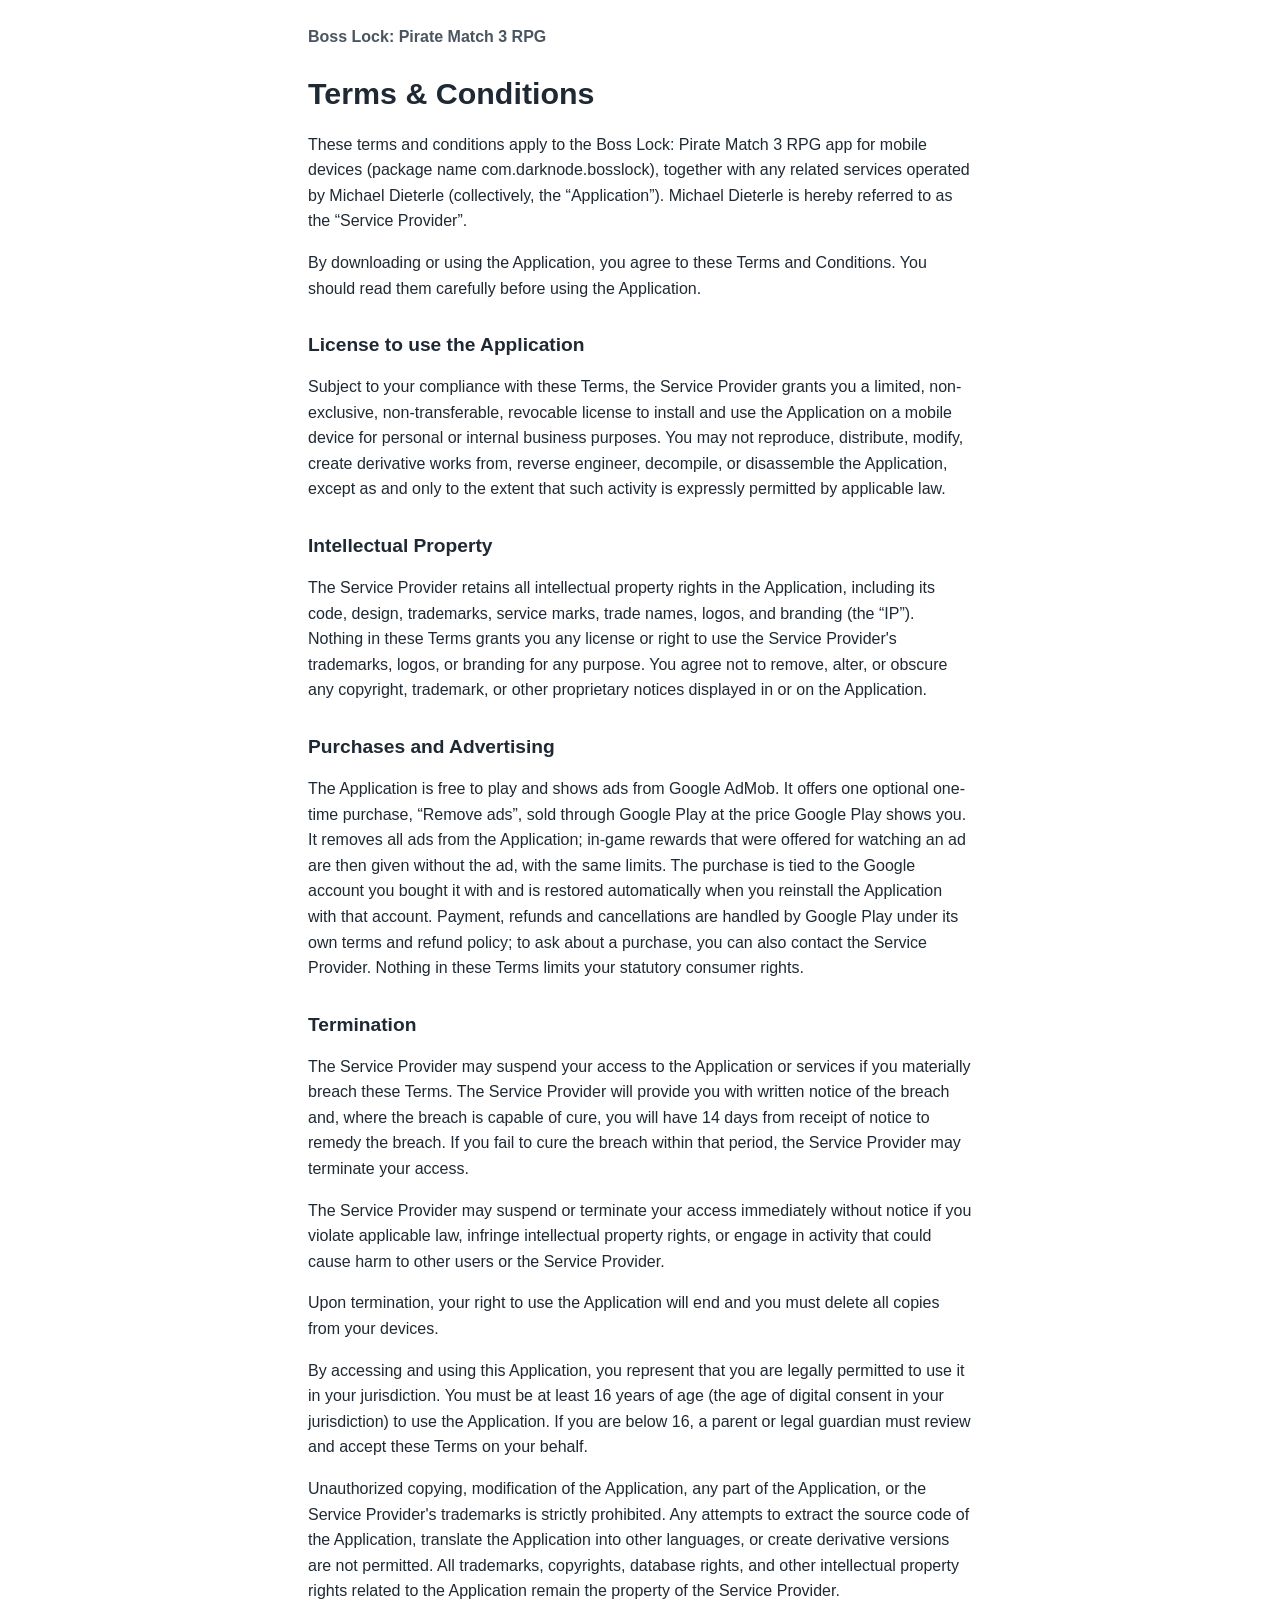
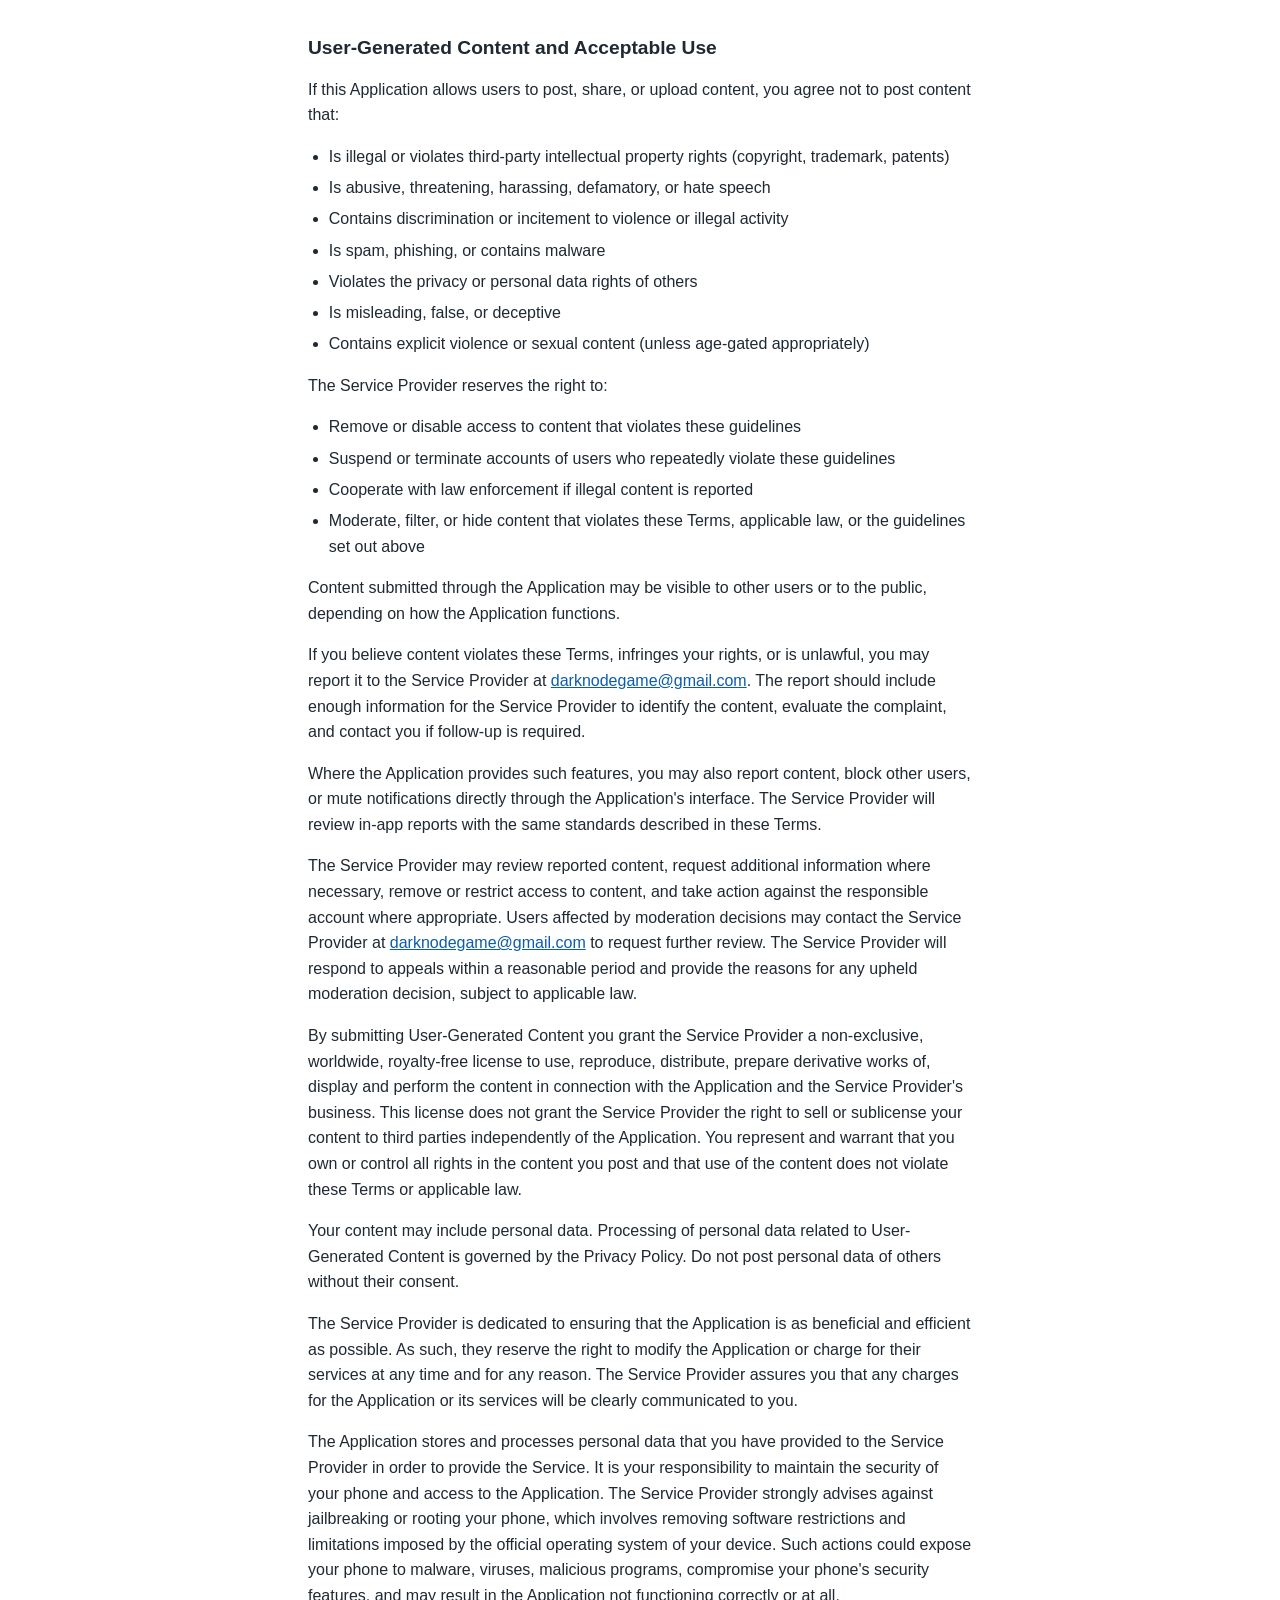
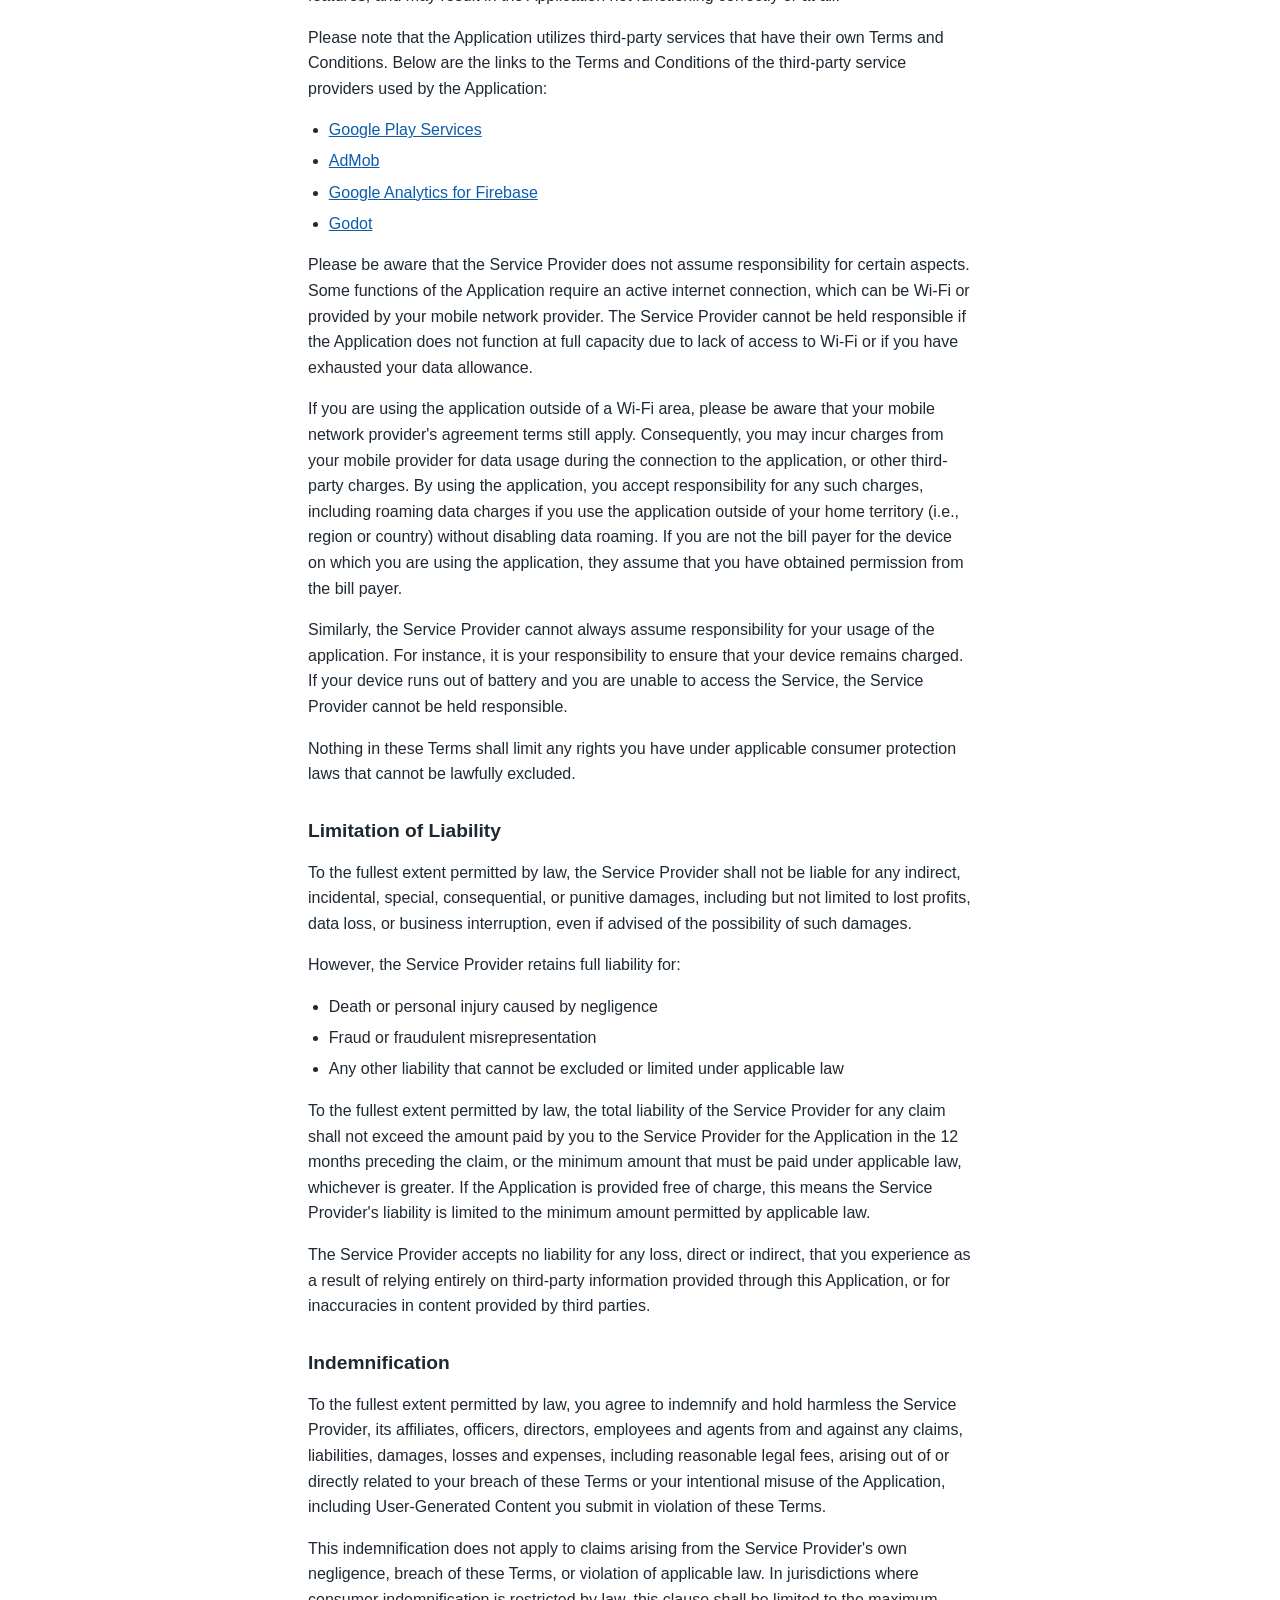
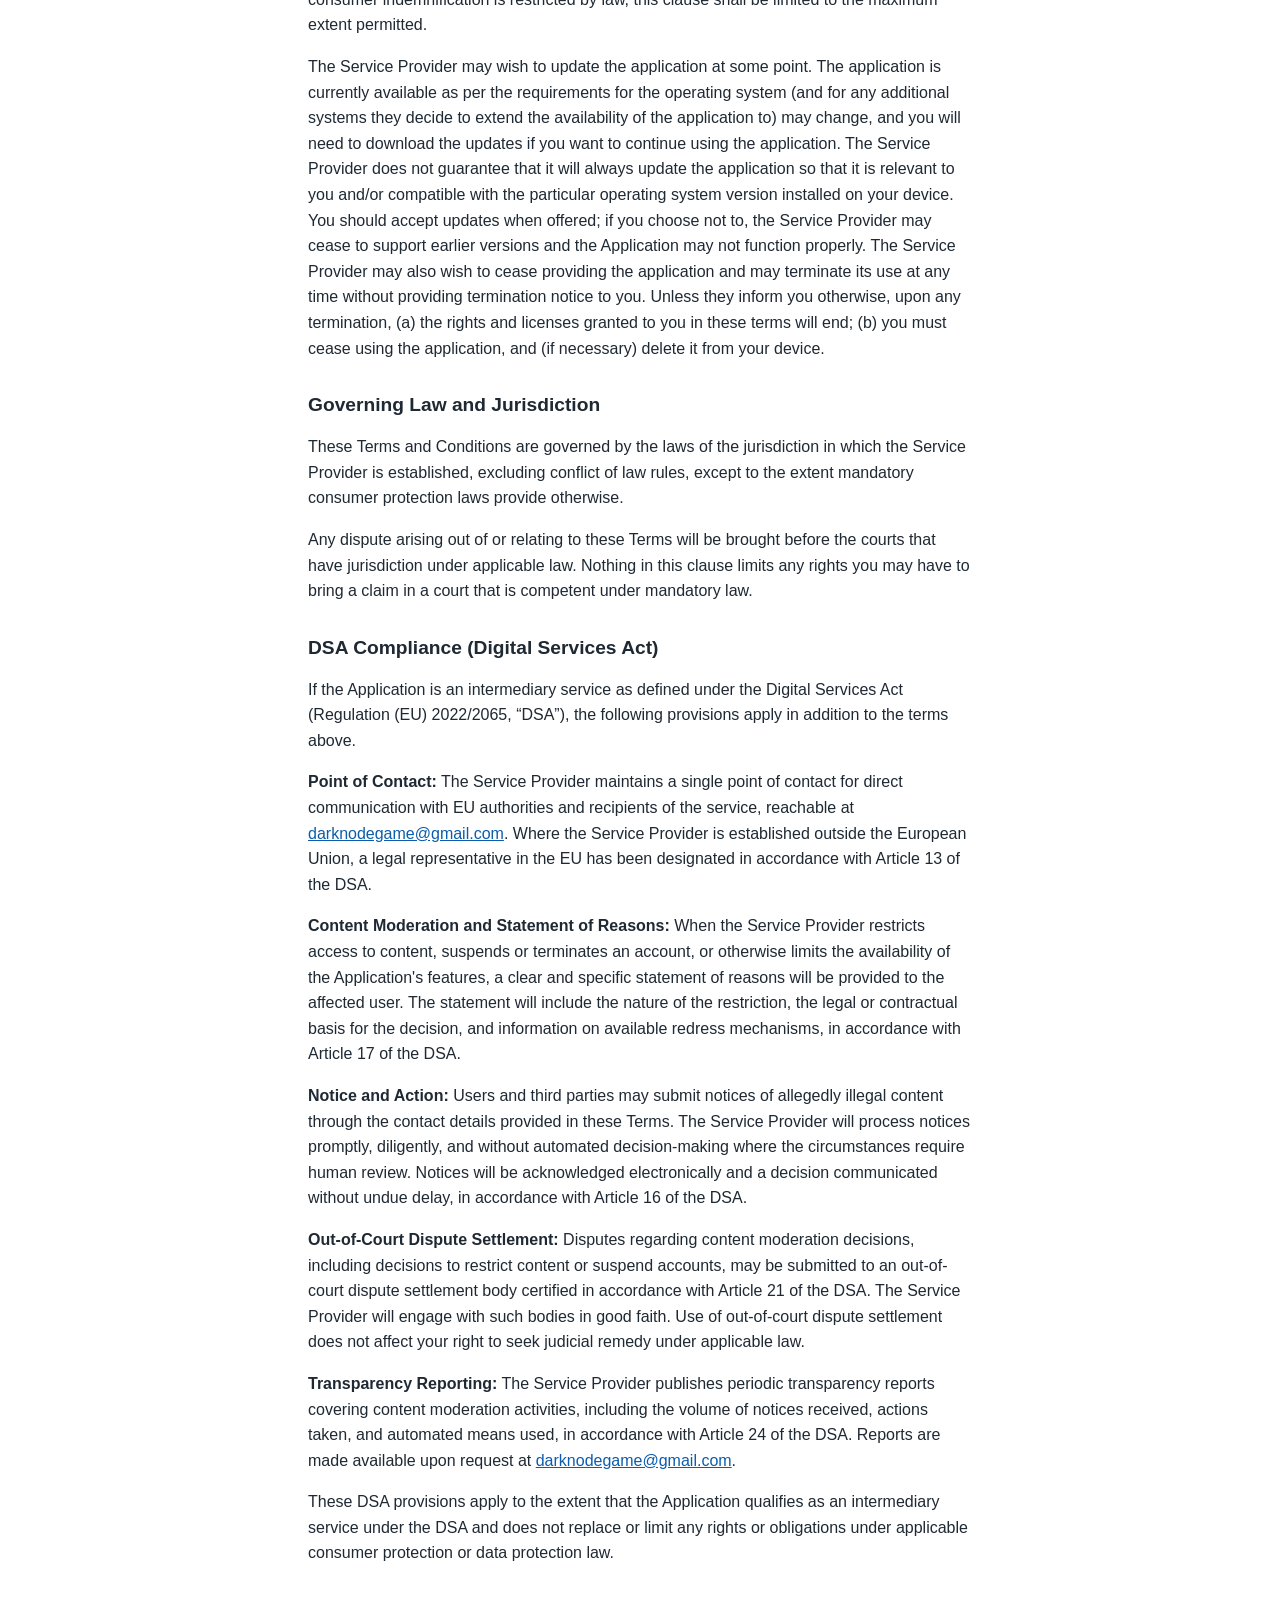
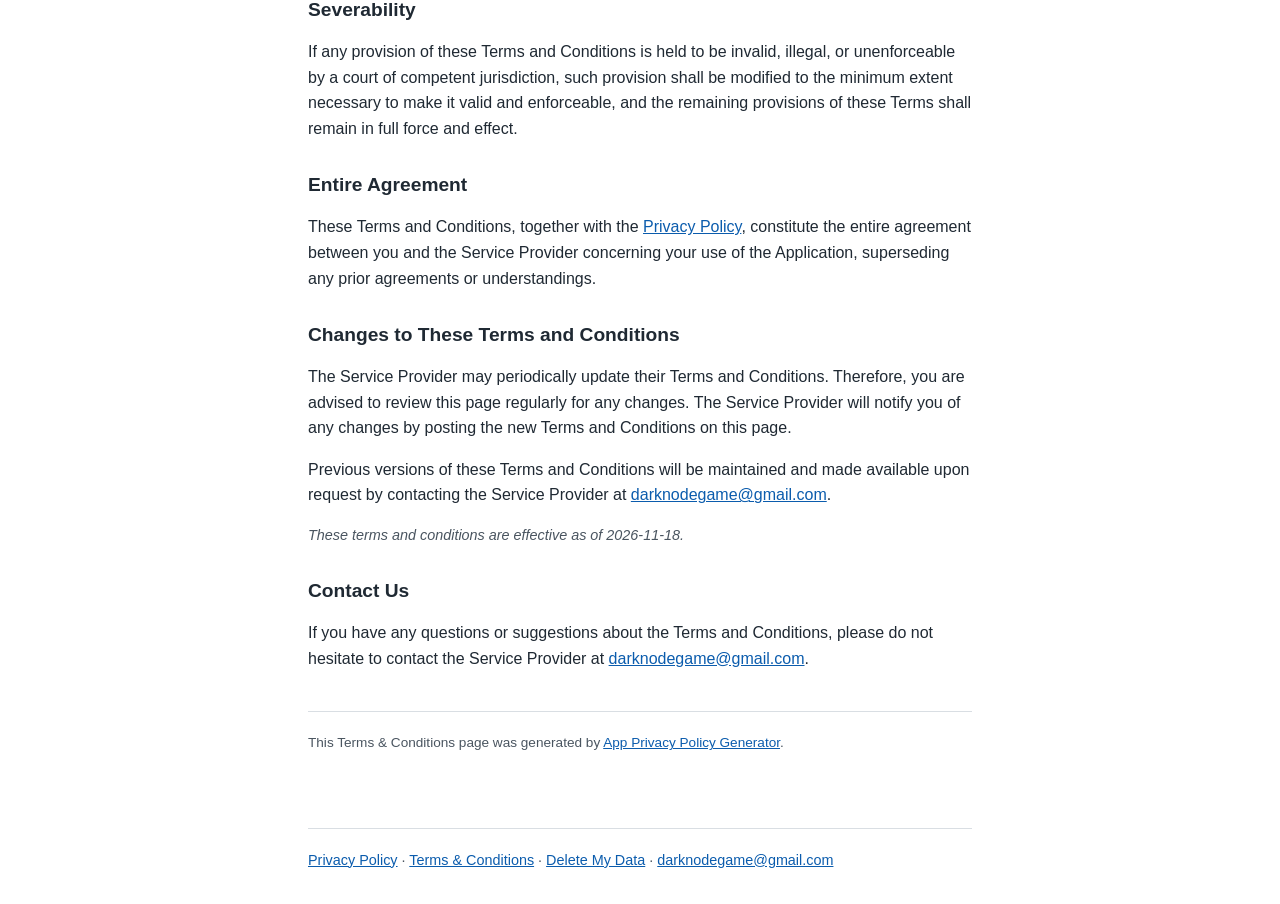
<file: bosslock/terms.html>
<!DOCTYPE html>
<html lang="en">
<head>
  <meta charset="UTF-8" />
  <meta name="viewport" content="width=device-width, initial-scale=1.0" />
  <title>Terms &amp; Conditions — Boss Lock: Pirate Match 3 RPG</title>
  <meta name="description" content="Terms and Conditions for the Boss Lock: Pirate Match 3 RPG mobile application." />
  <meta name="robots" content="all" />
  <link rel="canonical" href="https://darknodegame.com/bosslock/terms.html" />
  <link rel="icon" href="data:," />
  <link rel="stylesheet" href="style.css" />
</head>
<body>
  <header class="site-header">
    <p>Boss Lock: Pirate Match 3 RPG</p>
  </header>

  <main>
    <h1>Terms &amp; Conditions</h1>

    <p>These terms and conditions apply to the Boss Lock: Pirate Match 3 RPG app for mobile devices (package name com.darknode.bosslock), together with any related services operated by Michael Dieterle (collectively, the &ldquo;Application&rdquo;). Michael Dieterle is hereby referred to as the &ldquo;Service Provider&rdquo;.</p>
    <p>By downloading or using the Application, you agree to these Terms and Conditions. You should read them carefully before using the Application.</p>

    <h2>License to use the Application</h2>
    <p>Subject to your compliance with these Terms, the Service Provider grants you a limited, non-exclusive, non-transferable, revocable license to install and use the Application on a mobile device for personal or internal business purposes. You may not reproduce, distribute, modify, create derivative works from, reverse engineer, decompile, or disassemble the Application, except as and only to the extent that such activity is expressly permitted by applicable law.</p>


    <h2>Intellectual Property</h2>
    <p>The Service Provider retains all intellectual property rights in the Application, including its code, design, trademarks, service marks, trade names, logos, and branding (the &ldquo;IP&rdquo;). Nothing in these Terms grants you any license or right to use the Service Provider's trademarks, logos, or branding for any purpose. You agree not to remove, alter, or obscure any copyright, trademark, or other proprietary notices displayed in or on the Application.</p>

    <h2>Purchases and Advertising</h2>
    <p>The Application is free to play and shows ads from Google AdMob. It offers one optional one-time purchase, &ldquo;Remove ads&rdquo;, sold through Google Play at the price Google Play shows you. It removes all ads from the Application; in-game rewards that were offered for watching an ad are then given without the ad, with the same limits. The purchase is tied to the Google account you bought it with and is restored automatically when you reinstall the Application with that account. Payment, refunds and cancellations are handled by Google Play under its own terms and refund policy; to ask about a purchase, you can also contact the Service Provider. Nothing in these Terms limits your statutory consumer rights.</p>

    <h2>Termination</h2>
    <p>The Service Provider may suspend your access to the Application or services if you materially breach these Terms. The Service Provider will provide you with written notice of the breach and, where the breach is capable of cure, you will have 14 days from receipt of notice to remedy the breach. If you fail to cure the breach within that period, the Service Provider may terminate your access.</p>
    <p>The Service Provider may suspend or terminate your access immediately without notice if you violate applicable law, infringe intellectual property rights, or engage in activity that could cause harm to other users or the Service Provider.</p>
    <p>Upon termination, your right to use the Application will end and you must delete all copies from your devices.</p>
    <p>By accessing and using this Application, you represent that you are legally permitted to use it in your jurisdiction. You must be at least 16 years of age (the age of digital consent in your jurisdiction) to use the Application. If you are below 16, a parent or legal guardian must review and accept these Terms on your behalf.</p>
    <p>Unauthorized copying, modification of the Application, any part of the Application, or the Service Provider's trademarks is strictly prohibited. Any attempts to extract the source code of the Application, translate the Application into other languages, or create derivative versions are not permitted. All trademarks, copyrights, database rights, and other intellectual property rights related to the Application remain the property of the Service Provider.</p>

    <h2>User-Generated Content and Acceptable Use</h2>
    <p>If this Application allows users to post, share, or upload content, you agree not to post content that:</p>
    <ul>
      <li>Is illegal or violates third-party intellectual property rights (copyright, trademark, patents)</li>
      <li>Is abusive, threatening, harassing, defamatory, or hate speech</li>
      <li>Contains discrimination or incitement to violence or illegal activity</li>
      <li>Is spam, phishing, or contains malware</li>
      <li>Violates the privacy or personal data rights of others</li>
      <li>Is misleading, false, or deceptive</li>
      <li>Contains explicit violence or sexual content (unless age-gated appropriately)</li>
    </ul>
    <p>The Service Provider reserves the right to:</p>
    <ul>
      <li>Remove or disable access to content that violates these guidelines</li>
      <li>Suspend or terminate accounts of users who repeatedly violate these guidelines</li>
      <li>Cooperate with law enforcement if illegal content is reported</li>
      <li>Moderate, filter, or hide content that violates these Terms, applicable law, or the guidelines set out above</li>
    </ul>
    <p>Content submitted through the Application may be visible to other users or to the public, depending on how the Application functions.</p>
    <p>If you believe content violates these Terms, infringes your rights, or is unlawful, you may report it to the Service Provider at <a href="mailto:darknodegame@gmail.com">darknodegame@gmail.com</a>. The report should include enough information for the Service Provider to identify the content, evaluate the complaint, and contact you if follow-up is required.</p>
    <p>Where the Application provides such features, you may also report content, block other users, or mute notifications directly through the Application's interface. The Service Provider will review in-app reports with the same standards described in these Terms.</p>
    <p>The Service Provider may review reported content, request additional information where necessary, remove or restrict access to content, and take action against the responsible account where appropriate. Users affected by moderation decisions may contact the Service Provider at <a href="mailto:darknodegame@gmail.com">darknodegame@gmail.com</a> to request further review. The Service Provider will respond to appeals within a reasonable period and provide the reasons for any upheld moderation decision, subject to applicable law.</p>
    <p>By submitting User-Generated Content you grant the Service Provider a non-exclusive, worldwide, royalty-free license to use, reproduce, distribute, prepare derivative works of, display and perform the content in connection with the Application and the Service Provider's business. This license does not grant the Service Provider the right to sell or sublicense your content to third parties independently of the Application. You represent and warrant that you own or control all rights in the content you post and that use of the content does not violate these Terms or applicable law.</p>
    <p>Your content may include personal data. Processing of personal data related to User-Generated Content is governed by the Privacy Policy. Do not post personal data of others without their consent.</p>

    <p>The Service Provider is dedicated to ensuring that the Application is as beneficial and efficient as possible. As such, they reserve the right to modify the Application or charge for their services at any time and for any reason. The Service Provider assures you that any charges for the Application or its services will be clearly communicated to you.</p>
    <p>The Application stores and processes personal data that you have provided to the Service Provider in order to provide the Service. It is your responsibility to maintain the security of your phone and access to the Application. The Service Provider strongly advises against jailbreaking or rooting your phone, which involves removing software restrictions and limitations imposed by the official operating system of your device. Such actions could expose your phone to malware, viruses, malicious programs, compromise your phone's security features, and may result in the Application not functioning correctly or at all.</p>

    <p>Please note that the Application utilizes third-party services that have their own Terms and Conditions. Below are the links to the Terms and Conditions of the third-party service providers used by the Application:</p>
    <ul>
      <li><a href="https://policies.google.com/terms" target="_blank" rel="noopener noreferrer">Google Play Services</a></li>
      <li><a href="https://developers.google.com/admob/terms" target="_blank" rel="noopener noreferrer">AdMob</a></li>
      <li><a href="https://firebase.google.com/terms/" target="_blank" rel="noopener noreferrer">Google Analytics for Firebase</a></li>
      <li><a href="https://godotengine.org/license" target="_blank" rel="noopener noreferrer">Godot</a></li>
    </ul>

    <p>Please be aware that the Service Provider does not assume responsibility for certain aspects. Some functions of the Application require an active internet connection, which can be Wi-Fi or provided by your mobile network provider. The Service Provider cannot be held responsible if the Application does not function at full capacity due to lack of access to Wi-Fi or if you have exhausted your data allowance.</p>
    <p>If you are using the application outside of a Wi-Fi area, please be aware that your mobile network provider's agreement terms still apply. Consequently, you may incur charges from your mobile provider for data usage during the connection to the application, or other third-party charges. By using the application, you accept responsibility for any such charges, including roaming data charges if you use the application outside of your home territory (i.e., region or country) without disabling data roaming. If you are not the bill payer for the device on which you are using the application, they assume that you have obtained permission from the bill payer.</p>
    <p>Similarly, the Service Provider cannot always assume responsibility for your usage of the application. For instance, it is your responsibility to ensure that your device remains charged. If your device runs out of battery and you are unable to access the Service, the Service Provider cannot be held responsible.</p>
    <p>Nothing in these Terms shall limit any rights you have under applicable consumer protection laws that cannot be lawfully excluded.</p>

    <h2>Limitation of Liability</h2>
    <p>To the fullest extent permitted by law, the Service Provider shall not be liable for any indirect, incidental, special, consequential, or punitive damages, including but not limited to lost profits, data loss, or business interruption, even if advised of the possibility of such damages.</p>
    <p>However, the Service Provider retains full liability for:</p>
    <ul>
      <li>Death or personal injury caused by negligence</li>
      <li>Fraud or fraudulent misrepresentation</li>
      <li>Any other liability that cannot be excluded or limited under applicable law</li>
    </ul>
    <p>To the fullest extent permitted by law, the total liability of the Service Provider for any claim shall not exceed the amount paid by you to the Service Provider for the Application in the 12 months preceding the claim, or the minimum amount that must be paid under applicable law, whichever is greater. If the Application is provided free of charge, this means the Service Provider's liability is limited to the minimum amount permitted by applicable law.</p>
    <p>The Service Provider accepts no liability for any loss, direct or indirect, that you experience as a result of relying entirely on third-party information provided through this Application, or for inaccuracies in content provided by third parties.</p>

    <h2>Indemnification</h2>
    <p>To the fullest extent permitted by law, you agree to indemnify and hold harmless the Service Provider, its affiliates, officers, directors, employees and agents from and against any claims, liabilities, damages, losses and expenses, including reasonable legal fees, arising out of or directly related to your breach of these Terms or your intentional misuse of the Application, including User-Generated Content you submit in violation of these Terms.</p>
    <p>This indemnification does not apply to claims arising from the Service Provider's own negligence, breach of these Terms, or violation of applicable law. In jurisdictions where consumer indemnification is restricted by law, this clause shall be limited to the maximum extent permitted.</p>

    <p>The Service Provider may wish to update the application at some point. The application is currently available as per the requirements for the operating system (and for any additional systems they decide to extend the availability of the application to) may change, and you will need to download the updates if you want to continue using the application. The Service Provider does not guarantee that it will always update the application so that it is relevant to you and/or compatible with the particular operating system version installed on your device. You should accept updates when offered; if you choose not to, the Service Provider may cease to support earlier versions and the Application may not function properly. The Service Provider may also wish to cease providing the application and may terminate its use at any time without providing termination notice to you. Unless they inform you otherwise, upon any termination, (a) the rights and licenses granted to you in these terms will end; (b) you must cease using the application, and (if necessary) delete it from your device.</p>

    <h2>Governing Law and Jurisdiction</h2>
    <p>These Terms and Conditions are governed by the laws of the jurisdiction in which the Service Provider is established, excluding conflict of law rules, except to the extent mandatory consumer protection laws provide otherwise.</p>
    <p>Any dispute arising out of or relating to these Terms will be brought before the courts that have jurisdiction under applicable law. Nothing in this clause limits any rights you may have to bring a claim in a court that is competent under mandatory law.</p>

    <h2>DSA Compliance (Digital Services Act)</h2>
    <p>If the Application is an intermediary service as defined under the Digital Services Act (Regulation (EU) 2022/2065, &ldquo;DSA&rdquo;), the following provisions apply in addition to the terms above.</p>
    <p><strong>Point of Contact:</strong> The Service Provider maintains a single point of contact for direct communication with EU authorities and recipients of the service, reachable at <a href="mailto:darknodegame@gmail.com">darknodegame@gmail.com</a>. Where the Service Provider is established outside the European Union, a legal representative in the EU has been designated in accordance with Article 13 of the DSA.</p>
    <p><strong>Content Moderation and Statement of Reasons:</strong> When the Service Provider restricts access to content, suspends or terminates an account, or otherwise limits the availability of the Application's features, a clear and specific statement of reasons will be provided to the affected user. The statement will include the nature of the restriction, the legal or contractual basis for the decision, and information on available redress mechanisms, in accordance with Article 17 of the DSA.</p>
    <p><strong>Notice and Action:</strong> Users and third parties may submit notices of allegedly illegal content through the contact details provided in these Terms. The Service Provider will process notices promptly, diligently, and without automated decision-making where the circumstances require human review. Notices will be acknowledged electronically and a decision communicated without undue delay, in accordance with Article 16 of the DSA.</p>
    <p><strong>Out-of-Court Dispute Settlement:</strong> Disputes regarding content moderation decisions, including decisions to restrict content or suspend accounts, may be submitted to an out-of-court dispute settlement body certified in accordance with Article 21 of the DSA. The Service Provider will engage with such bodies in good faith. Use of out-of-court dispute settlement does not affect your right to seek judicial remedy under applicable law.</p>
    <p><strong>Transparency Reporting:</strong> The Service Provider publishes periodic transparency reports covering content moderation activities, including the volume of notices received, actions taken, and automated means used, in accordance with Article 24 of the DSA. Reports are made available upon request at <a href="mailto:darknodegame@gmail.com">darknodegame@gmail.com</a>.</p>
    <p>These DSA provisions apply to the extent that the Application qualifies as an intermediary service under the DSA and does not replace or limit any rights or obligations under applicable consumer protection or data protection law.</p>

    <h2>Severability</h2>
    <p>If any provision of these Terms and Conditions is held to be invalid, illegal, or unenforceable by a court of competent jurisdiction, such provision shall be modified to the minimum extent necessary to make it valid and enforceable, and the remaining provisions of these Terms shall remain in full force and effect.</p>

    <h2>Entire Agreement</h2>
    <p>These Terms and Conditions, together with the <a href="privacy.html">Privacy Policy</a>, constitute the entire agreement between you and the Service Provider concerning your use of the Application, superseding any prior agreements or understandings.</p>

    <h2>Changes to These Terms and Conditions</h2>
    <p>The Service Provider may periodically update their Terms and Conditions. Therefore, you are advised to review this page regularly for any changes. The Service Provider will notify you of any changes by posting the new Terms and Conditions on this page.</p>
    <p>Previous versions of these Terms and Conditions will be maintained and made available upon request by contacting the Service Provider at <a href="mailto:darknodegame@gmail.com">darknodegame@gmail.com</a>.</p>
    <p class="meta">These terms and conditions are effective as of 2026-11-18.</p>

    <h2>Contact Us</h2>
    <p>If you have any questions or suggestions about the Terms and Conditions, please do not hesitate to contact the Service Provider at <a href="mailto:darknodegame@gmail.com">darknodegame@gmail.com</a>.</p>

    <hr />
    <p class="credit">This Terms &amp; Conditions page was generated by <a href="https://app-privacy-policy-generator.nisrulz.com/" target="_blank" rel="noopener noreferrer">App Privacy Policy Generator</a>.</p>
  </main>

  <footer class="site-footer">
    <p><a href="privacy.html">Privacy Policy</a> · <a href="terms.html">Terms &amp; Conditions</a> · <a href="delete-data.html">Delete My Data</a> · <a href="mailto:darknodegame@gmail.com">darknodegame@gmail.com</a></p>
  </footer>
</body>
</html>
</file>
<file: style.css>
/* Dark Node: Initiation — promo site styling.
   Palette mirrors client/scripts/ui/palette.gd (palette v2); fonts are the same
   OFL families the game ships (Orbitron display, Inter body). */

@font-face {
  font-family: "Orbitron";
  src: url("assets/fonts/Orbitron.ttf?v=3") format("truetype");
  font-weight: 400 700;
  font-display: swap;
}
@font-face {
  font-family: "Orbitron Heavy";
  src: url("assets/fonts/Orbitron-ExtraBold.ttf?v=3") format("truetype");
  font-weight: 800;
  font-display: swap;
}
@font-face {
  font-family: "Inter";
  src: url("assets/fonts/Inter.ttf?v=3") format("truetype");
  font-weight: 300 700;
  font-display: swap;
}

:root {
  --bg-void: #070a14;
  --bg-deep: #0c1322;
  --bg-surface: #16203a;
  --bg-surface-2: #1d2b4d;
  --line: #2a3a63;
  --line-bright: #3d5488;
  --ink: #f4f7ff;
  --ink-dim: #9aa6cf;
  --ink-faint: #5e6a93;
  --cyan: #22e0ff;
  --mag: #ff3aa0;
  --success: #2bffa6;
  --danger: #ff4060;

  --display: "Orbitron", system-ui, sans-serif;
  --display-heavy: "Orbitron Heavy", "Orbitron", sans-serif;
  --body: "Inter", system-ui, -apple-system, sans-serif;
}

* { box-sizing: border-box; }

html { scroll-behavior: smooth; }

body {
  margin: 0;
  background:
    radial-gradient(1200px 800px at 50% -10%, #122042 0%, var(--bg-deep) 45%, var(--bg-void) 100%);
  color: var(--ink);
  font-family: var(--body);
  line-height: 1.6;
  -webkit-font-smoothing: antialiased;
  overflow-x: hidden;
}

/* CRT scanline + vignette overlay — matches the in-game CrtOverlay motif. */
.crt {
  position: fixed;
  inset: 0;
  pointer-events: none;
  z-index: 1000;
  background:
    repeating-linear-gradient(
      to bottom,
      rgba(0, 0, 0, 0) 0px,
      rgba(0, 0, 0, 0) 2px,
      rgba(0, 0, 0, 0.10) 3px,
      rgba(0, 0, 0, 0) 4px
    );
}
.crt::after {
  content: "";
  position: absolute;
  inset: 0;
  background: radial-gradient(120% 90% at 50% 40%, transparent 55%, rgba(4, 6, 14, 0.7) 100%);
}

img { max-width: 100%; display: block; }

a { color: var(--cyan); text-decoration: none; }

.section-title {
  font-family: var(--display-heavy);
  font-weight: 800;
  letter-spacing: 0.08em;
  text-transform: uppercase;
  font-size: clamp(1.4rem, 4vw, 2.1rem);
  text-align: center;
  margin: 0 0 2rem;
}

/* ---------- Wordmark ---------- */
.wordmark {
  font-family: var(--display-heavy);
  font-weight: 800;
  letter-spacing: 0.12em;
  font-size: clamp(2.4rem, 9vw, 4.5rem);
  margin: 0;
  line-height: 1;
}
.wordmark .dark { color: var(--cyan); }
.wordmark .node { color: var(--mag); }
.wordmark__sub {
  font-family: var(--display);
  letter-spacing: 0.55em;
  color: var(--ink-dim);
  font-size: clamp(0.7rem, 2.5vw, 1rem);
  margin: 0.5rem 0 0 0.4em;
  text-transform: uppercase;
}

/* ---------- Hero ---------- */
.hero {
  max-width: 760px;
  margin: 0 auto;
  padding: clamp(3.5rem, 12vw, 7rem) 1.5rem 3rem;
  text-align: center;
}
.hero__brand { margin-bottom: 2rem; }
.hero__tagline {
  font-family: var(--display);
  font-size: clamp(1.05rem, 3.6vw, 1.5rem);
  color: var(--ink);
  letter-spacing: 0.02em;
  margin: 0 0 1.25rem;
}
.hero__pitch {
  color: var(--ink-dim);
  max-width: 560px;
  margin: 0 auto 2rem;
  font-size: 1.05rem;
}
.hero__pitch em { color: var(--cyan); font-style: normal; }

/* ---------- CTA ---------- */
.cta { display: flex; gap: 1rem; justify-content: center; flex-wrap: wrap; }
.cta__btn {
  display: inline-block;
  font-family: var(--display);
  letter-spacing: 0.08em;
  text-transform: uppercase;
  font-size: 0.95rem;
  padding: 0.9rem 1.8rem;
  border-radius: 12px;
  border: 1px solid var(--line-bright);
  transition: transform 0.15s ease, box-shadow 0.2s ease, background 0.2s ease;
}
.cta__btn--primary {
  background: linear-gradient(180deg, #1a3a78, #14264e);
  color: var(--ink);
  border-color: var(--cyan);
  box-shadow: 0 0 0 1px rgba(34, 224, 255, 0.25), 0 0 26px rgba(34, 224, 255, 0.18);
}
.cta__btn--primary:hover {
  transform: translateY(-2px);
  box-shadow: 0 0 0 1px rgba(34, 224, 255, 0.5), 0 0 36px rgba(34, 224, 255, 0.35);
}
.cta__btn--ghost { background: transparent; color: var(--ink-dim); }
.cta__btn--ghost:hover { color: var(--ink); border-color: var(--cyan); transform: translateY(-2px); }
.cta__platform {
  margin-top: 1.5rem;
  color: var(--ink-faint);
  font-family: var(--display);
  letter-spacing: 0.12em;
  font-size: 0.8rem;
  text-transform: uppercase;
}

/* ---------- Screenshots ---------- */
.shots { max-width: 1040px; margin: 0 auto; padding: 2rem 1.5rem 4rem; }
.shots figure { margin: 0; }
.shots figcaption {
  text-align: center;
  color: var(--ink-dim);
  font-family: var(--display);
  font-size: 0.85rem;
  letter-spacing: 0.06em;
  margin-top: 0.9rem;
}
.shots__lede {
  text-align: center;
  color: var(--ink-dim);
  max-width: 560px;
  margin: -1rem auto 2.5rem;
}
.shots__more-title { margin-top: 4rem; }
.shots__row {
  display: grid;
  grid-template-columns: repeat(3, 1fr);
  gap: 1.5rem;
}
.shots__row img {
  border-radius: 16px;
  border: 1px solid var(--line);
  box-shadow: 0 14px 40px rgba(0, 0, 0, 0.5);
}

/* ---------- Features ---------- */
.features { max-width: 980px; margin: 0 auto; padding: 3rem 1.5rem; }
.features__grid {
  display: grid;
  grid-template-columns: repeat(auto-fit, minmax(250px, 1fr));
  gap: 1.25rem;
}
.feature {
  background: linear-gradient(180deg, var(--bg-surface), var(--bg-deep));
  border: 1px solid var(--line);
  border-radius: 16px;
  padding: 1.5rem;
}
.feature h3 {
  font-family: var(--display);
  letter-spacing: 0.04em;
  color: var(--cyan);
  margin: 0 0 0.6rem;
  font-size: 1.1rem;
}
.feature p { margin: 0; color: var(--ink-dim); }

/* ---------- Wishlist ---------- */
.wishlist {
  max-width: 620px;
  margin: 2rem auto;
  padding: 3rem 1.5rem 4rem;
  text-align: center;
}
.wishlist p { color: var(--ink-dim); margin: 0 0 1.75rem; }
.wishlist__note {
  margin-top: 1.25rem;
  color: var(--ink-faint);
  font-size: 0.85rem;
}
.status-badge {
  display: inline-block;
  font-family: var(--display);
  letter-spacing: 0.12em;
  text-transform: uppercase;
  font-size: 0.85rem;
  color: var(--success);
  padding: 0.6rem 1.4rem;
  border: 1px solid var(--success);
  border-radius: 999px;
  box-shadow: 0 0 22px rgba(43, 255, 166, 0.18);
}

/* ---------- Footer ---------- */
.site-footer {
  border-top: 1px solid var(--line);
  padding: 2.5rem 1.5rem;
  text-align: center;
}
.wordmark--mini { font-size: 1.4rem; letter-spacing: 0.14em; }
.site-footer__copy {
  color: var(--ink-faint);
  font-size: 0.85rem;
  margin: 0.75rem 0 0;
}

@media (max-width: 620px) {
  .shots__row { grid-template-columns: 1fr; max-width: 360px; margin: 0 auto; gap: 2.5rem; }
}

@media (prefers-reduced-motion: reduce) {
  html { scroll-behavior: auto; }
  .cta__btn { transition: none; }
}

/* ── Legal pages (privacy.html, terms.html) — long-form document on the shared palette ── */
.legal {
  max-width: 760px;
  margin: 0 auto;
  padding: 2.5rem 1.25rem 4rem;
}
.legal__back {
  display: inline-block;
  margin-bottom: 2rem;
  font-family: var(--display);
  font-size: 0.78rem;
  letter-spacing: 0.12em;
  text-transform: uppercase;
  color: var(--ink-dim);
  text-decoration: none;
}
.legal__back:hover { color: var(--cyan); }
.legal h1 {
  font-family: var(--display-heavy);
  font-size: clamp(1.8rem, 6vw, 2.6rem);
  letter-spacing: 0.04em;
  color: var(--ink);
  margin: 0 0 0.4rem;
}
.legal h1::after {
  content: "";
  display: block;
  width: 64px;
  height: 3px;
  margin-top: 0.9rem;
  background: var(--cyan);
  box-shadow: 0 0 12px rgba(34, 224, 255, 0.6);
}
.legal h2 {
  font-family: var(--display);
  font-size: 1.05rem;
  letter-spacing: 0.04em;
  color: var(--cyan);
  margin: 2.6rem 0 0.6rem;
  padding-top: 1.4rem;
  border-top: 1px solid var(--line);
}
.legal p, .legal li {
  color: var(--ink-dim);
  font-size: 0.98rem;
}
.legal ul { padding-left: 1.2rem; }
.legal li { margin: 0.35rem 0; }
.legal li strong { color: var(--ink); }
.legal a { color: var(--cyan); text-decoration: none; word-break: break-word; }
.legal a:hover { text-decoration: underline; }
.legal .legal__meta { color: var(--ink-faint); font-size: 0.85rem; font-style: italic; }
.legal hr { border: 0; border-top: 1px solid var(--line); margin: 2.5rem 0 1.25rem; }
.legal .legal__gen { color: var(--ink-faint); font-size: 0.82rem; }
</file>
<file: bosslock/landing.css>
/* Boss Lock landing page. The game's own look: teal sea, wood panels,
   Lilita One + Nunito (palette: bosslock repo .ai/designs/0004-screens.md).
   The legal pages keep style.css. */

@font-face {
  font-family: "Lilita One";
  src: url("fonts/LilitaOne-Regular.woff2") format("woff2");
  font-display: swap;
}
@font-face {
  font-family: "Nunito";
  src: url("fonts/Nunito.woff2") format("woff2");
  font-weight: 200 1000;
  font-display: swap;
}

:root {
  --sea: #12393f;
  --sea-deep: #0b272c;
  --wood: #8a5a32;
  --wood-hi: #b07a45;
  --wood-lo: #5a3920;
  --ink: #2b1d14;
  --cream: #fff7e6;
  --muted: #f3dcb8;
  --gold: #f4c02f;
}

* { box-sizing: border-box; }

html { background: var(--sea-deep); }

body {
  margin: 0;
  min-height: 100vh;
  background: radial-gradient(ellipse at 50% 0%, #1d5a62 0%, var(--sea) 45%, var(--sea-deep) 100%) no-repeat;
  color: var(--cream);
  font-family: "Nunito", system-ui, sans-serif;
  font-size: 1.05rem;
  line-height: 1.55;
}

main, footer {
  max-width: 60rem;
  margin: 0 auto;
  padding: 0 1rem;
}

.hero {
  text-align: center;
  padding: 2.5rem 0 1.5rem;
}

.icon {
  width: 7rem;
  height: 7rem;
  border-radius: 22%;
  border: 3px solid var(--ink);
  box-shadow: 0 6px 0 var(--ink), 0 10px 30px rgba(0, 0, 0, 0.4);
}

h1 {
  font-family: "Lilita One", system-ui, sans-serif;
  font-weight: 400;
  font-size: clamp(2.6rem, 11vw, 4rem);
  line-height: 1;
  margin: 1.2rem 0 0.6rem;
  color: var(--cream);
  text-shadow: 0 3px 0 var(--ink);
  letter-spacing: 0.01em;
}
h1 span {
  display: block;
  margin-top: 0.4rem;
  font-size: 0.42em;
  color: var(--gold);
  text-shadow: 0 2px 0 var(--ink);
}

.hook {
  max-width: 28rem;
  margin: 0 auto 0.5rem;
  font-size: 1.2rem;
  font-weight: 700;
  color: var(--muted);
}

/* Google's badge PNG carries its own clear space; don't crop or recolour it. */
.badge { display: inline-block; }
.badge img { display: block; height: 5.2rem; width: auto; }

.points {
  list-style: none;
  padding: 0;
  margin: 0.5rem auto 2rem;
  display: grid;
  gap: 0.75rem;
  max-width: 40rem;
}
.points li {
  background: var(--wood);
  border: 3px solid var(--ink);
  border-radius: 14px;
  box-shadow: inset 0 3px 0 var(--wood-hi), inset 0 -4px 0 var(--wood-lo);
  padding: 0.9rem 1.1rem 1rem;
}
.points strong {
  font-family: "Lilita One", system-ui, sans-serif;
  font-weight: 400;
  color: var(--gold);
  text-shadow: 0 2px 0 var(--ink);
  letter-spacing: 0.01em;
}

.shots {
  display: grid;
  grid-template-columns: repeat(2, 1fr);
  gap: 0.75rem;
}
.shots img {
  width: 100%;
  height: auto;
  border-radius: 12px;
  border: 3px solid var(--ink);
  box-shadow: 0 8px 24px rgba(0, 0, 0, 0.35);
  background: var(--sea);
}
@media (min-width: 46rem) {
  .points { grid-template-columns: repeat(3, 1fr); max-width: none; }
  .shots { grid-template-columns: repeat(4, 1fr); gap: 1rem; }
}

.cta {
  text-align: center;
  margin: 2rem 0 1rem;
  font-weight: 700;
  color: var(--muted);
}
.cta .badge { display: block; width: fit-content; margin: 0.25rem auto 0; }

footer {
  padding-top: 1rem;
  padding-bottom: 2rem;
  text-align: center;
  font-size: 0.9rem;
  color: var(--muted);
}
footer nav {
  display: flex;
  flex-wrap: wrap;
  justify-content: center;
  gap: 0.4rem 1.25rem;
  padding-top: 1.25rem;
  border-top: 1px solid rgba(243, 220, 184, 0.25);
}
footer a { color: var(--cream); overflow-wrap: anywhere; }
.legal { opacity: 0.7; font-size: 0.8rem; }
</file>
<file: rules.css>
/* Dark Node: Initiation — Rules / How-to-Play page.
   Reuses the tokens + chrome from style.css (:root vars, .hero, .crt, footer);
   this file only adds the rules-specific layout + the hint mini-diagrams. */

.rules {
  max-width: 960px;
  margin: 0 auto;
  padding: 2rem 1.25rem 4rem;
}
.rules__back {
  display: inline-block;
  margin-bottom: 2rem;
  font-family: var(--display);
  font-size: 0.78rem;
  letter-spacing: 0.12em;
  text-transform: uppercase;
  color: var(--ink-dim);
}
.rules__back:hover { color: var(--cyan); }

.rules h1 {
  font-family: var(--display-heavy);
  font-size: clamp(1.9rem, 6vw, 2.8rem);
  letter-spacing: 0.04em;
  color: var(--ink);
  margin: 0 0 0.4rem;
}
.rules h1::after {
  content: "";
  display: block;
  width: 64px; height: 3px;
  margin-top: 0.9rem;
  background: var(--cyan);
  box-shadow: 0 0 12px rgba(34, 224, 255, 0.6);
}
.rules__intro { color: var(--ink-dim); max-width: 640px; font-size: 1.05rem; }
.rules__intro em { color: var(--cyan); font-style: normal; }

.rules h2 {
  font-family: var(--display-heavy);
  font-weight: 800;
  text-transform: uppercase;
  letter-spacing: 0.08em;
  font-size: clamp(1.15rem, 3.4vw, 1.5rem);
  color: var(--ink);
  margin: 3.5rem 0 1.25rem;
  padding-top: 1.6rem;
  border-top: 1px solid var(--line);
}
.rules p { color: var(--ink-dim); }
.rules strong { color: var(--ink); }
.rules .accent { color: var(--cyan); }
.rules .mag { color: var(--mag); }

/* ---------- Action / mechanic cards ---------- */
.rules__cards {
  display: grid;
  grid-template-columns: repeat(auto-fit, minmax(260px, 1fr));
  gap: 1.25rem;
}
.card {
  background: linear-gradient(180deg, var(--bg-surface), var(--bg-deep));
  border: 1px solid var(--line);
  border-radius: 16px;
  padding: 1.4rem 1.5rem;
}
.card__head {
  display: flex;
  align-items: center;
  gap: 0.8rem;
  margin-bottom: 0.6rem;
}
.card__glyph {
  width: 40px; height: 40px;
  flex: 0 0 40px;
  display: grid;
  place-items: center;
}
.card__glyph img { width: 100%; height: 100%; }
.card h3 {
  font-family: var(--display);
  letter-spacing: 0.04em;
  color: var(--cyan);
  margin: 0;
  font-size: 1.05rem;
}
.card p { margin: 0; color: var(--ink-dim); font-size: 0.96rem; }
.card p + p { margin-top: 0.6rem; }

/* ---------- Legend ---------- */
.legend {
  display: flex;
  flex-wrap: wrap;
  gap: 0.6rem 1.6rem;
  margin: 1.25rem 0 0;
  padding: 1.1rem 1.3rem;
  border: 1px solid var(--line);
  border-radius: 14px;
  background: rgba(12, 19, 34, 0.6);
}
.legend__item {
  display: flex;
  align-items: center;
  gap: 0.55rem;
  font-size: 0.9rem;
  color: var(--ink-dim);
}
.swatch {
  width: 26px; height: 26px;
  flex: 0 0 26px;
  border-radius: 6px;
  border: 1px solid var(--line-bright);
  position: relative;
  background: var(--bg-surface);
  display: grid;
  place-items: center;
}
.swatch--wall { background:
    repeating-linear-gradient(-45deg, transparent 0 3px, rgba(244,247,255,0.5) 3px 4px),
    var(--bg-surface); }
.swatch--hint { background: rgba(34, 224, 255, 0.10); border-color: var(--cyan); }
.swatch__img { width: 78%; height: 78%; }
.legend__foot { font-size: 0.9rem; color: var(--ink-faint); margin: 0.75rem 0 0; }
.legend__foot .mag { color: var(--mag); }

/* ---------- Hint reference grid ---------- */
.hints {
  display: grid;
  grid-template-columns: repeat(auto-fill, minmax(300px, 1fr));
  gap: 1.4rem;
}
.hint-card {
  background: linear-gradient(180deg, var(--bg-surface), var(--bg-deep));
  border: 1px solid var(--line);
  border-radius: 16px;
  padding: 1.3rem;
  display: flex;
  flex-direction: column;
}
.hint-card__top {
  display: flex;
  align-items: center;
  gap: 0.85rem;
  margin-bottom: 0.75rem;
}
.hint-card__icon { width: 34px; height: 34px; flex: 0 0 34px; }
.hint-card__icon img { width: 100%; height: 100%; }
.hint-card__name {
  font-family: var(--display);
  letter-spacing: 0.03em;
  color: var(--ink);
  font-size: 1.02rem;
  margin: 0;
}
.hint-card__desc {
  color: var(--ink-dim);
  font-size: 0.93rem;
  margin: 0 0 1.1rem;
}

/* ---------- Real in-game field capture ---------- */
.hint-card__shot { margin-top: auto; }
.hint-card__shot img {
  width: 100%;
  max-width: 240px;
  display: block;
  margin: 0 auto;
  border-radius: 10px;
  border: 1px solid var(--line);
  box-shadow: 0 8px 24px rgba(0, 0, 0, 0.45);
}
.hint-card__note {
  text-align: center;
  color: var(--ink-faint);
  font-size: 0.84rem;
  margin: 0.8rem 0 0;
}

/* ---------- Ray/scan showcase figure ---------- */
.rays-shot {
  margin: 1.5rem auto 0;
  max-width: 320px;
  text-align: center;
}
.rays-shot img {
  width: 100%;
  border-radius: 12px;
  border: 1px solid var(--line);
  box-shadow: 0 10px 30px rgba(0, 0, 0, 0.5);
}
.rays-shot figcaption {
  color: var(--ink-faint);
  font-size: 0.85rem;
  margin-top: 0.8rem;
}

/* ---------- Coming-soon teaser card ---------- */
.hint-card--soon {
  border-style: dashed;
  border-color: var(--line-bright);
  opacity: 0.82;
}
.hint-card--soon .hint-card__icon { opacity: 0.7; }
.hint-card__soon-badge {
  margin-left: auto;
  align-self: flex-start;
  font-family: var(--display);
  font-size: 0.62rem;
  letter-spacing: 0.14em;
  text-transform: uppercase;
  color: var(--ink-faint);
  border: 1px solid var(--line-bright);
  border-radius: 999px;
  padding: 0.28rem 0.6rem;
  white-space: nowrap;
}

@media (max-width: 560px) {
  .hints { grid-template-columns: 1fr; }
}
</file>
<file: bosslock/style.css>
/* Boss Lock legal pages: neutral light styling, independent of the site root. */
:root {
  --ink: #1f2933;
  --ink-soft: #4a5560;
  --line: #d9dee3;
  --link: #0b5cad;
  --bg: #ffffff;
}

* { box-sizing: border-box; }

body {
  margin: 0;
  background: var(--bg);
  color: var(--ink);
  font-family: -apple-system, BlinkMacSystemFont, "Segoe UI", Roboto, Helvetica, Arial, sans-serif;
  font-size: 1rem;
  line-height: 1.6;
}

.site-header, main, .site-footer {
  max-width: 44rem;
  margin: 0 auto;
  padding-left: 1.25rem;
  padding-right: 1.25rem;
}

.site-header { padding-top: 1.5rem; padding-bottom: 1rem; }
.site-header p { margin: 0; font-weight: 600; color: var(--ink-soft); }

main { padding-bottom: 2.5rem; }

h1 { font-size: 1.9rem; line-height: 1.25; margin: 0.5rem 0 1.25rem; }
h2 { font-size: 1.2rem; line-height: 1.3; margin: 2rem 0 0.5rem; }

ul, ol { padding-left: 1.3rem; }
li { margin: 0.35rem 0; }

a { color: var(--link); overflow-wrap: anywhere; }

hr { border: 0; border-top: 1px solid var(--line); margin: 2.5rem 0 1.25rem; }

.meta { color: var(--ink-soft); font-size: 0.9rem; font-style: italic; }
.credit { color: var(--ink-soft); font-size: 0.85rem; }

.site-footer {
  padding-top: 1.25rem;
  padding-bottom: 2rem;
  color: var(--ink-soft);
  font-size: 0.9rem;
}
.site-footer p { margin: 0; padding-top: 1.25rem; border-top: 1px solid var(--line); }
</file>
